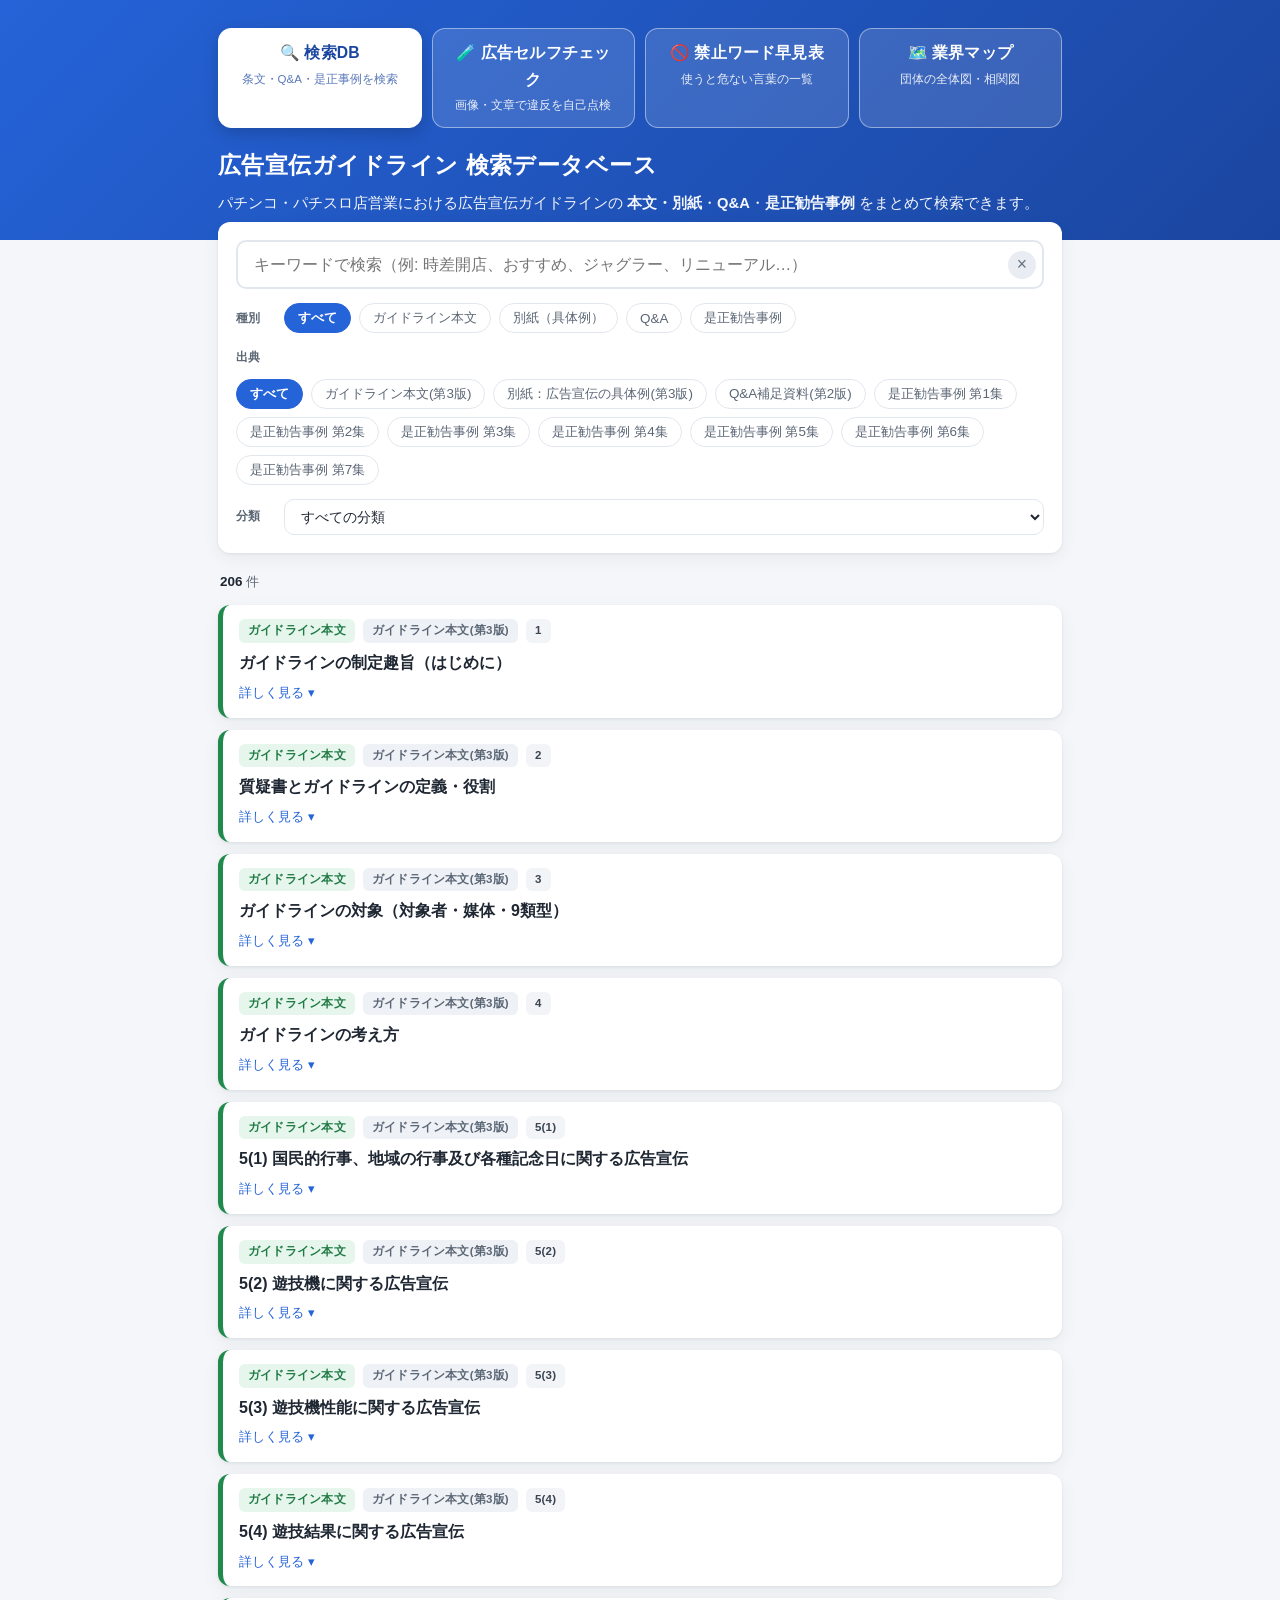
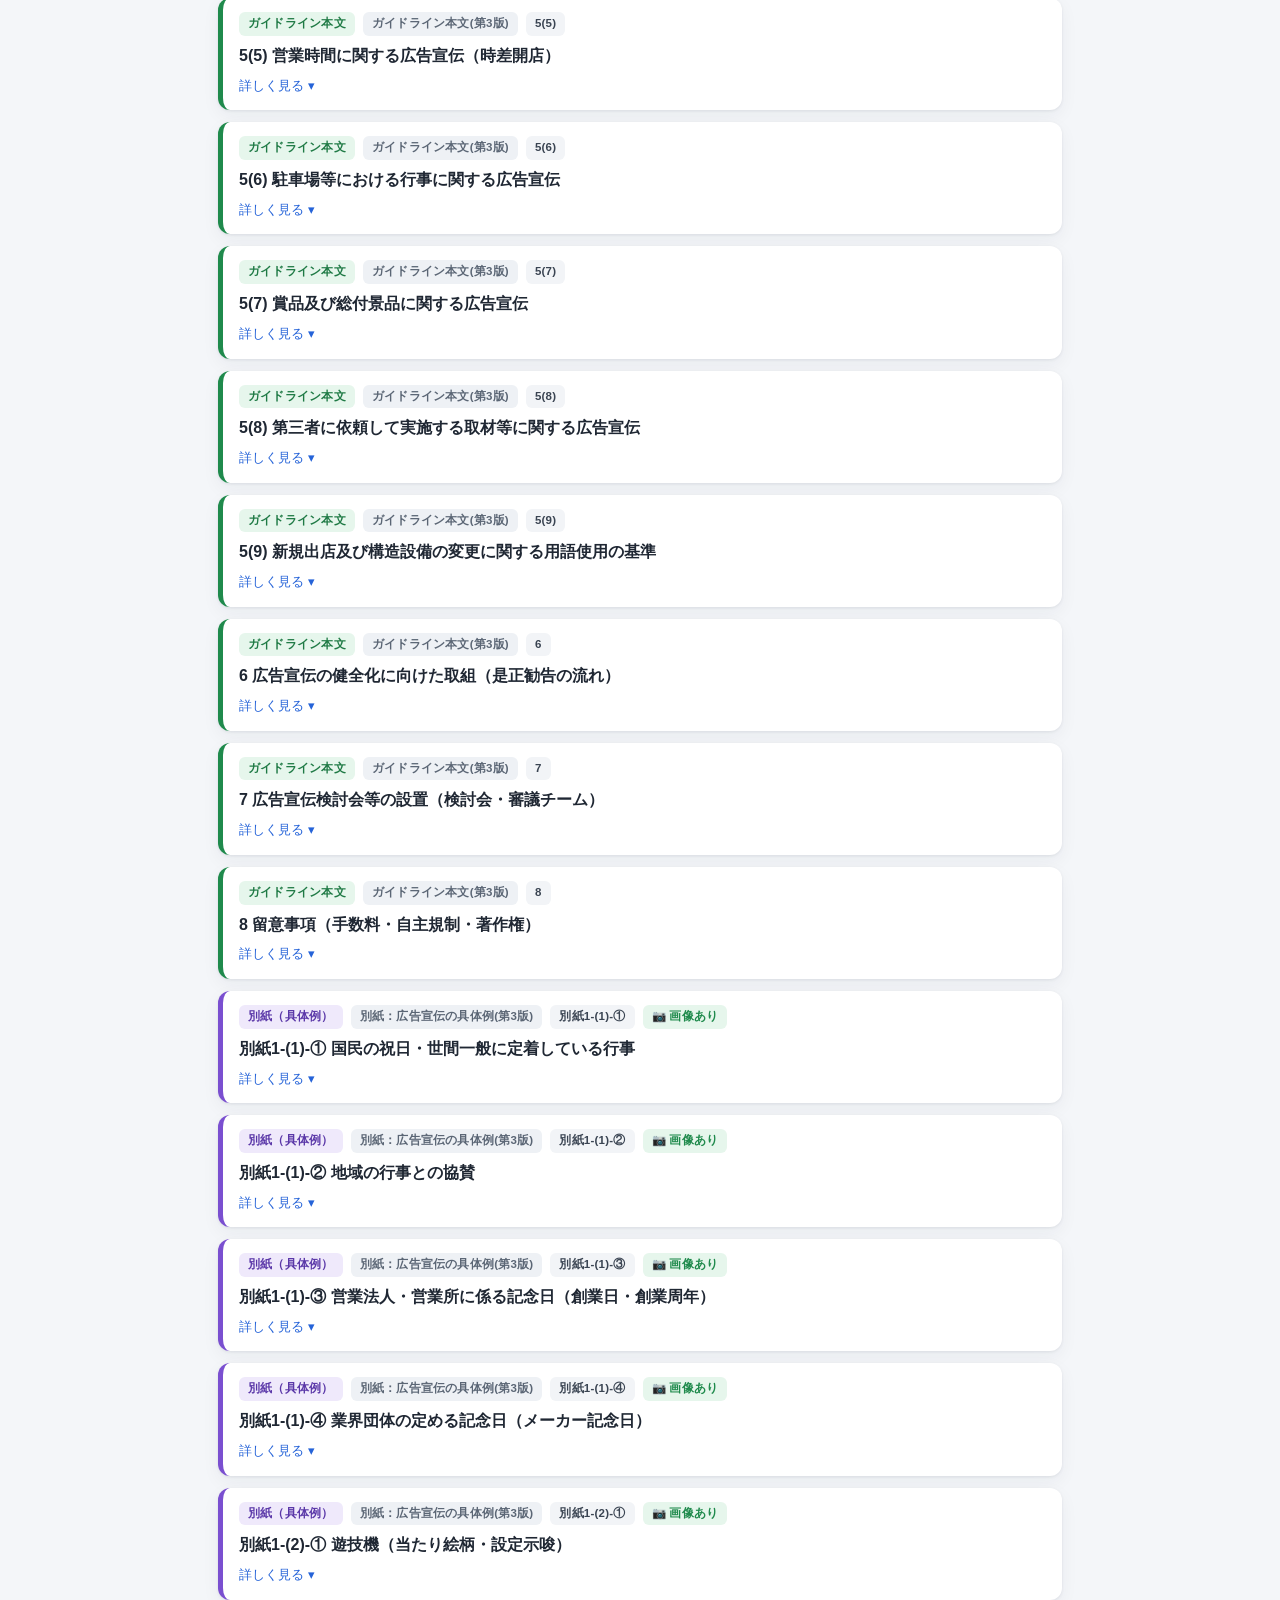
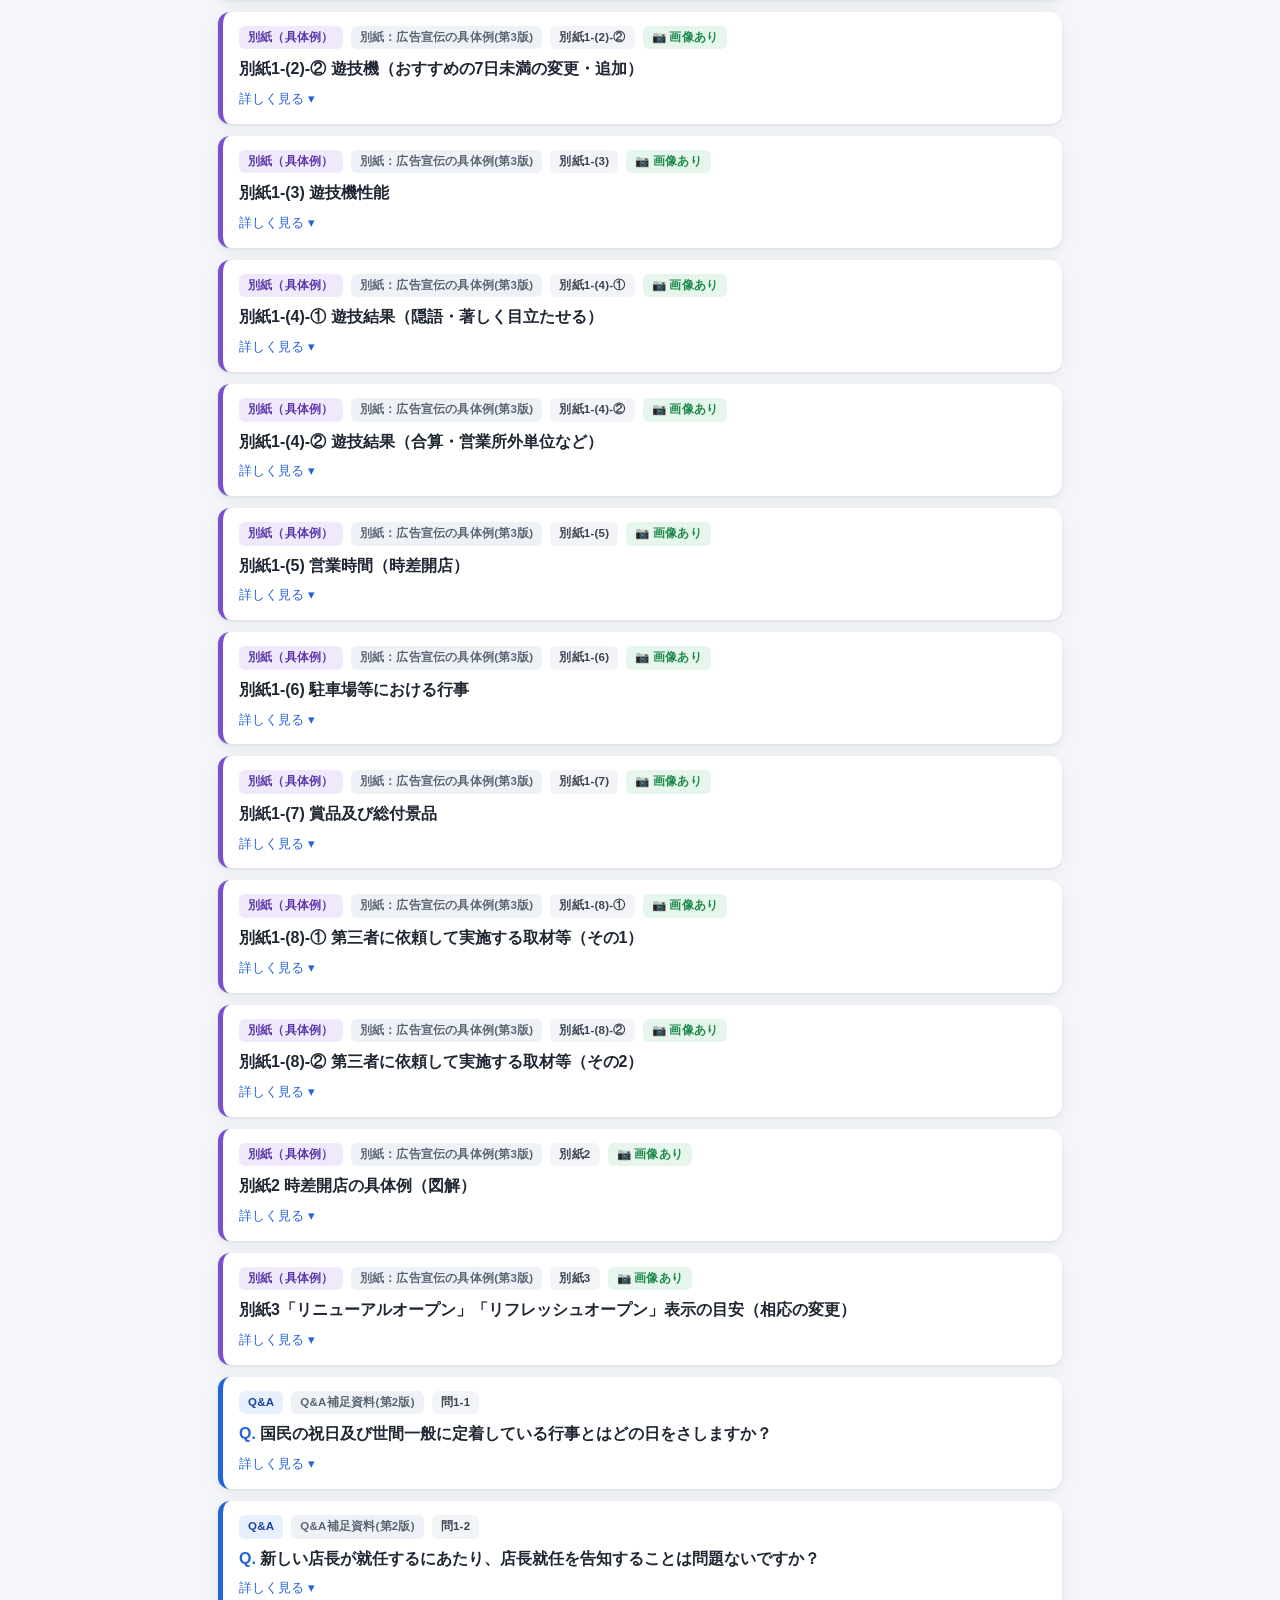
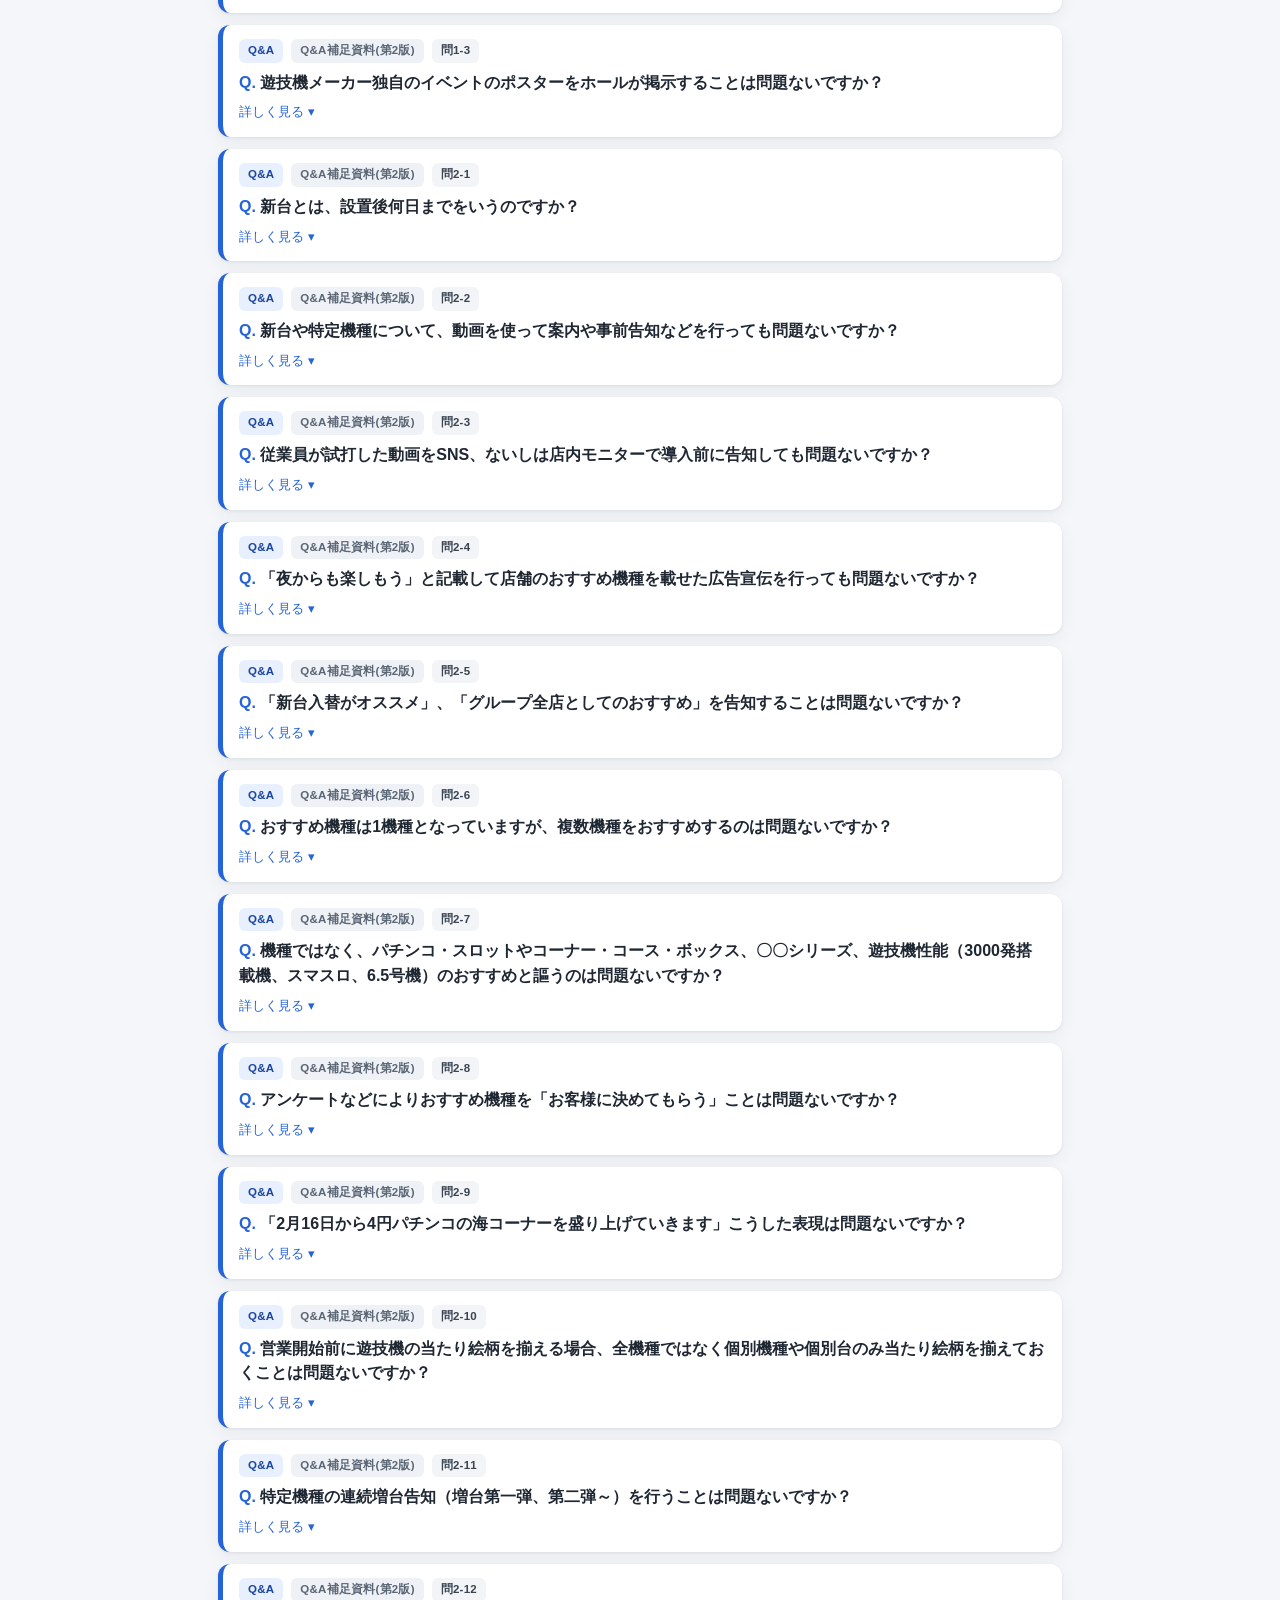
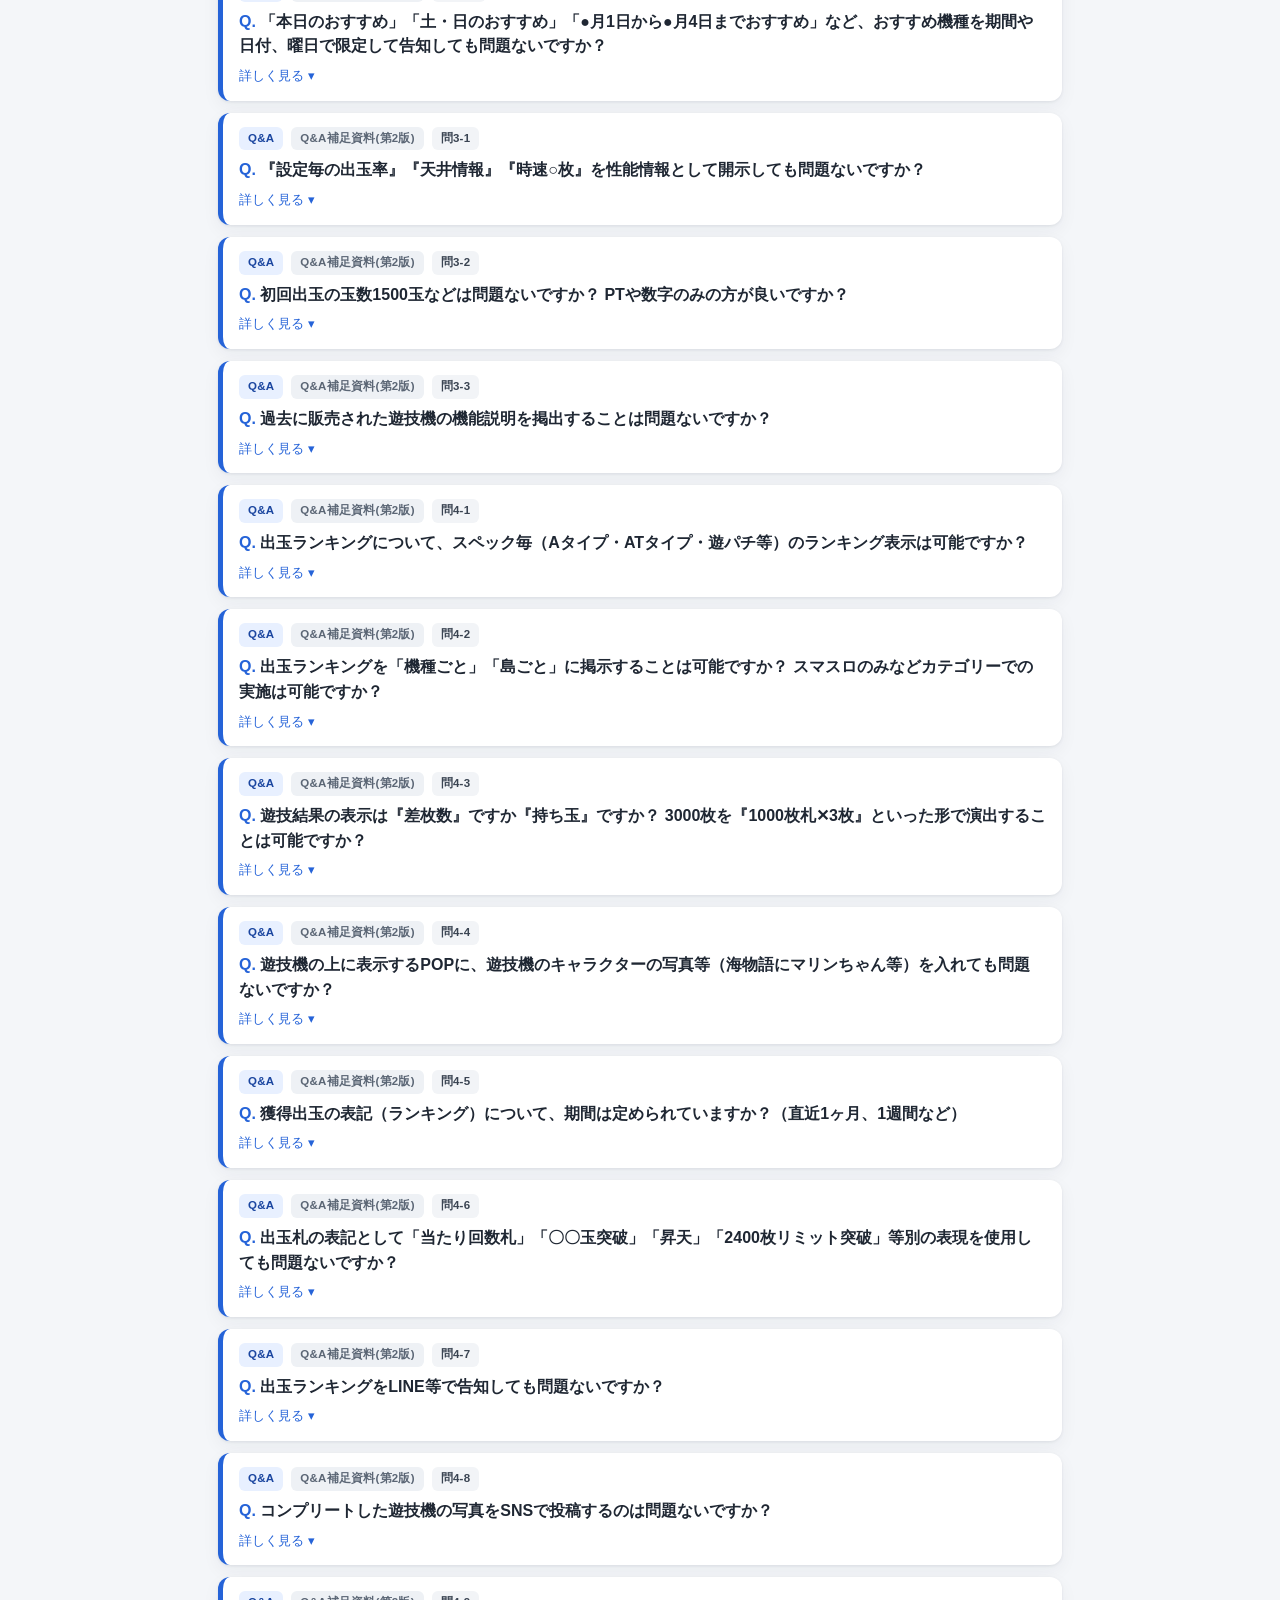
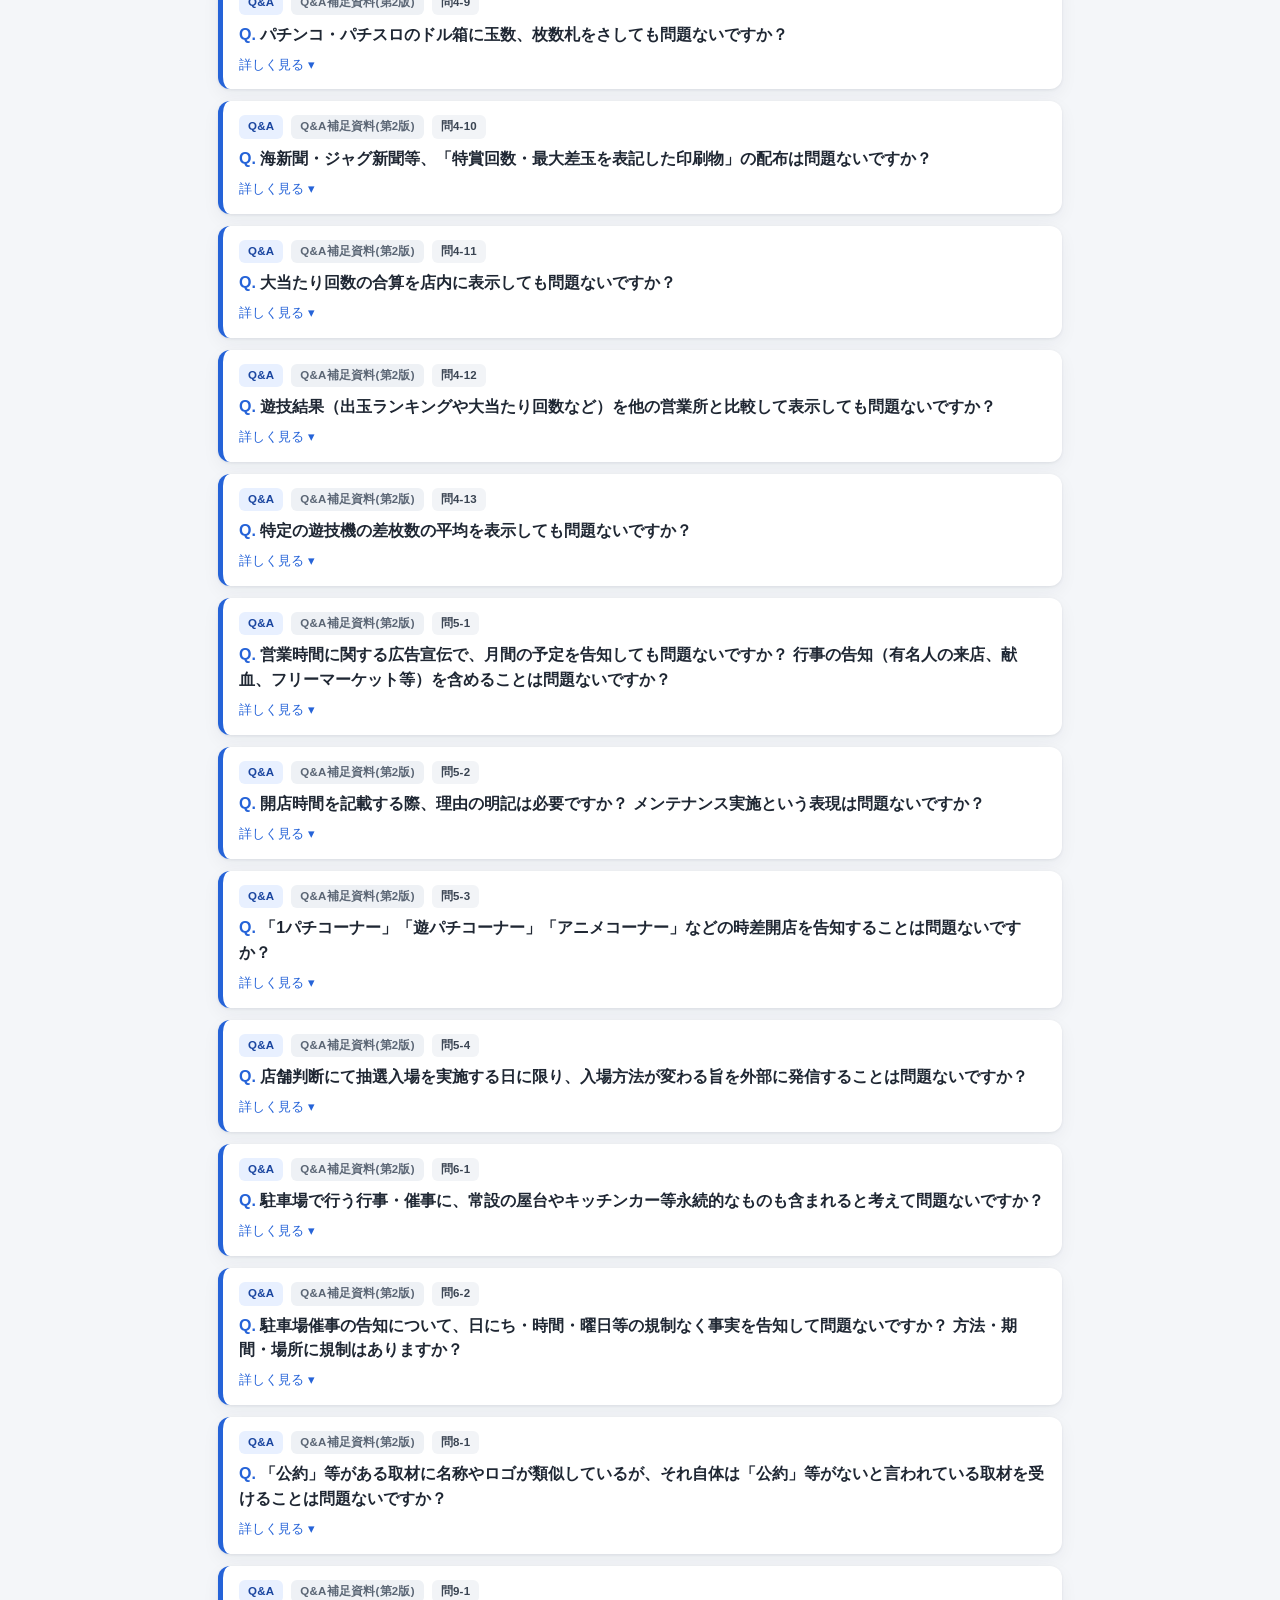
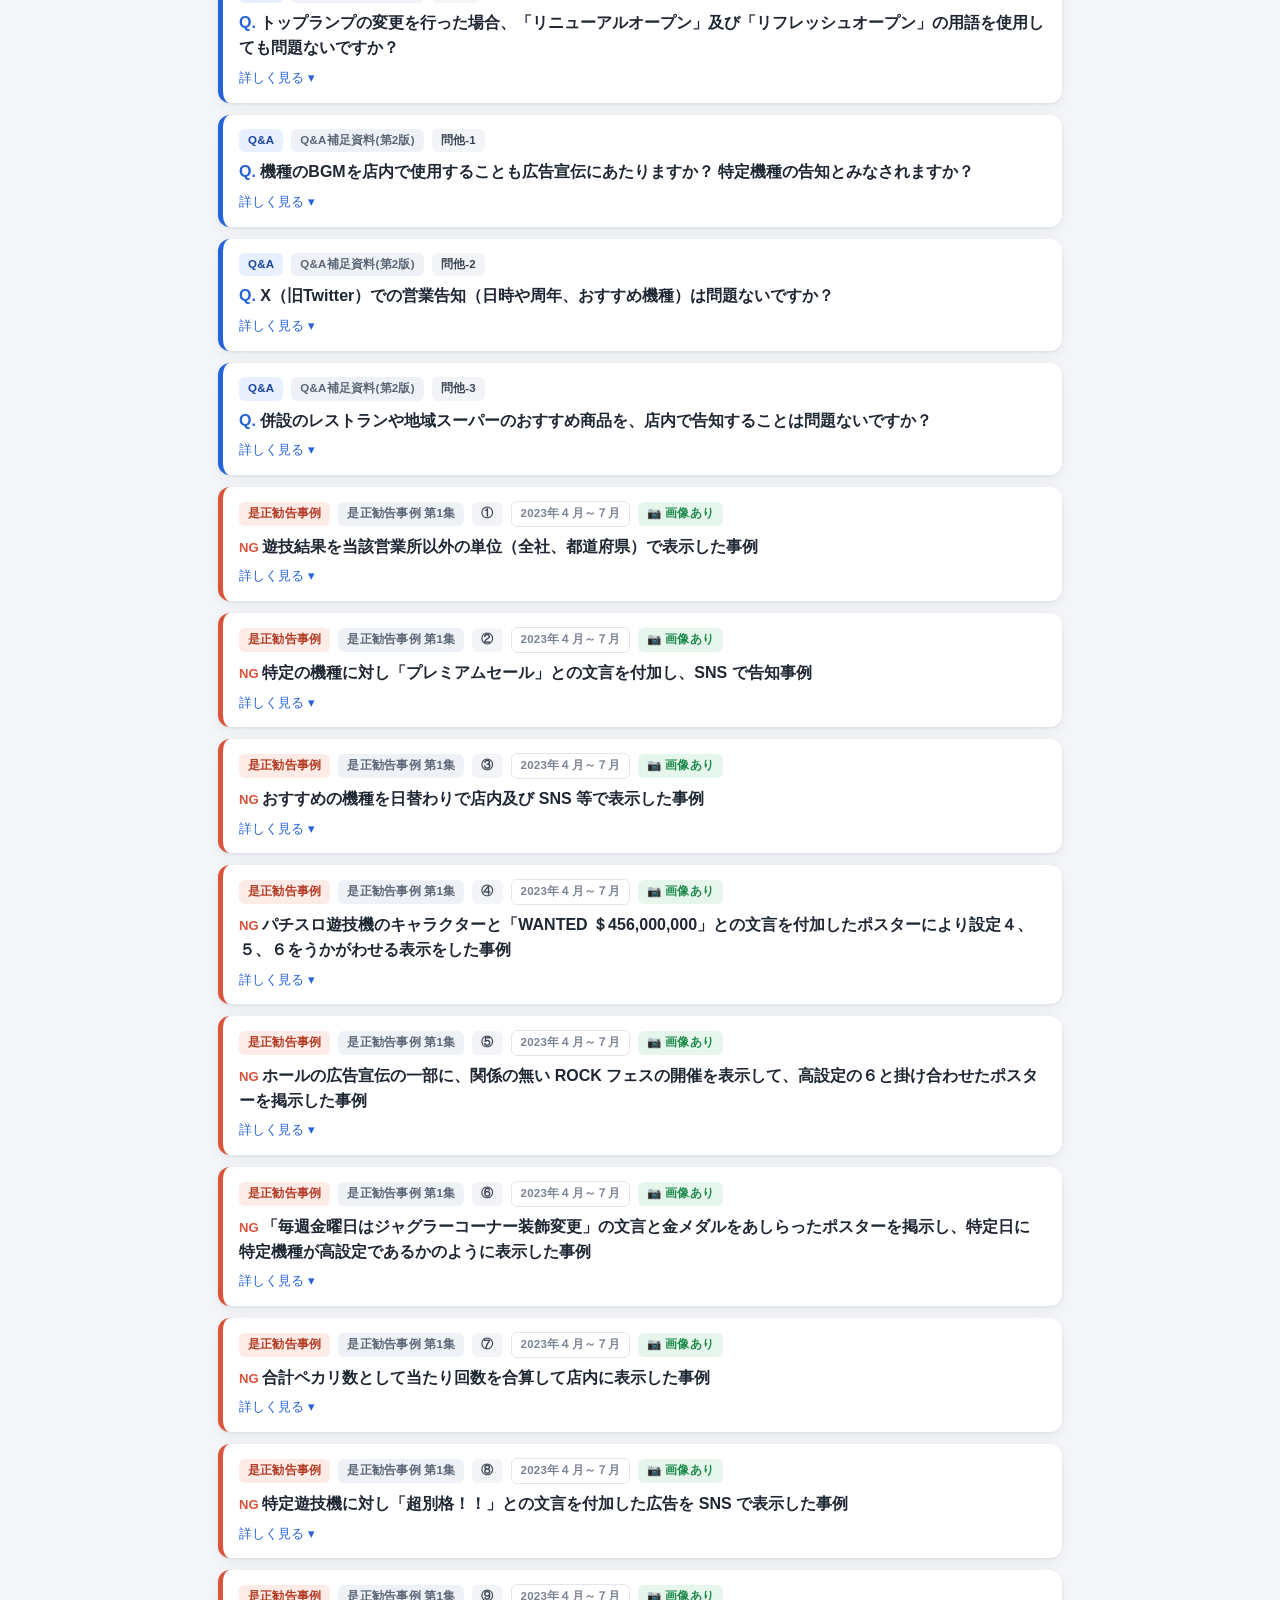
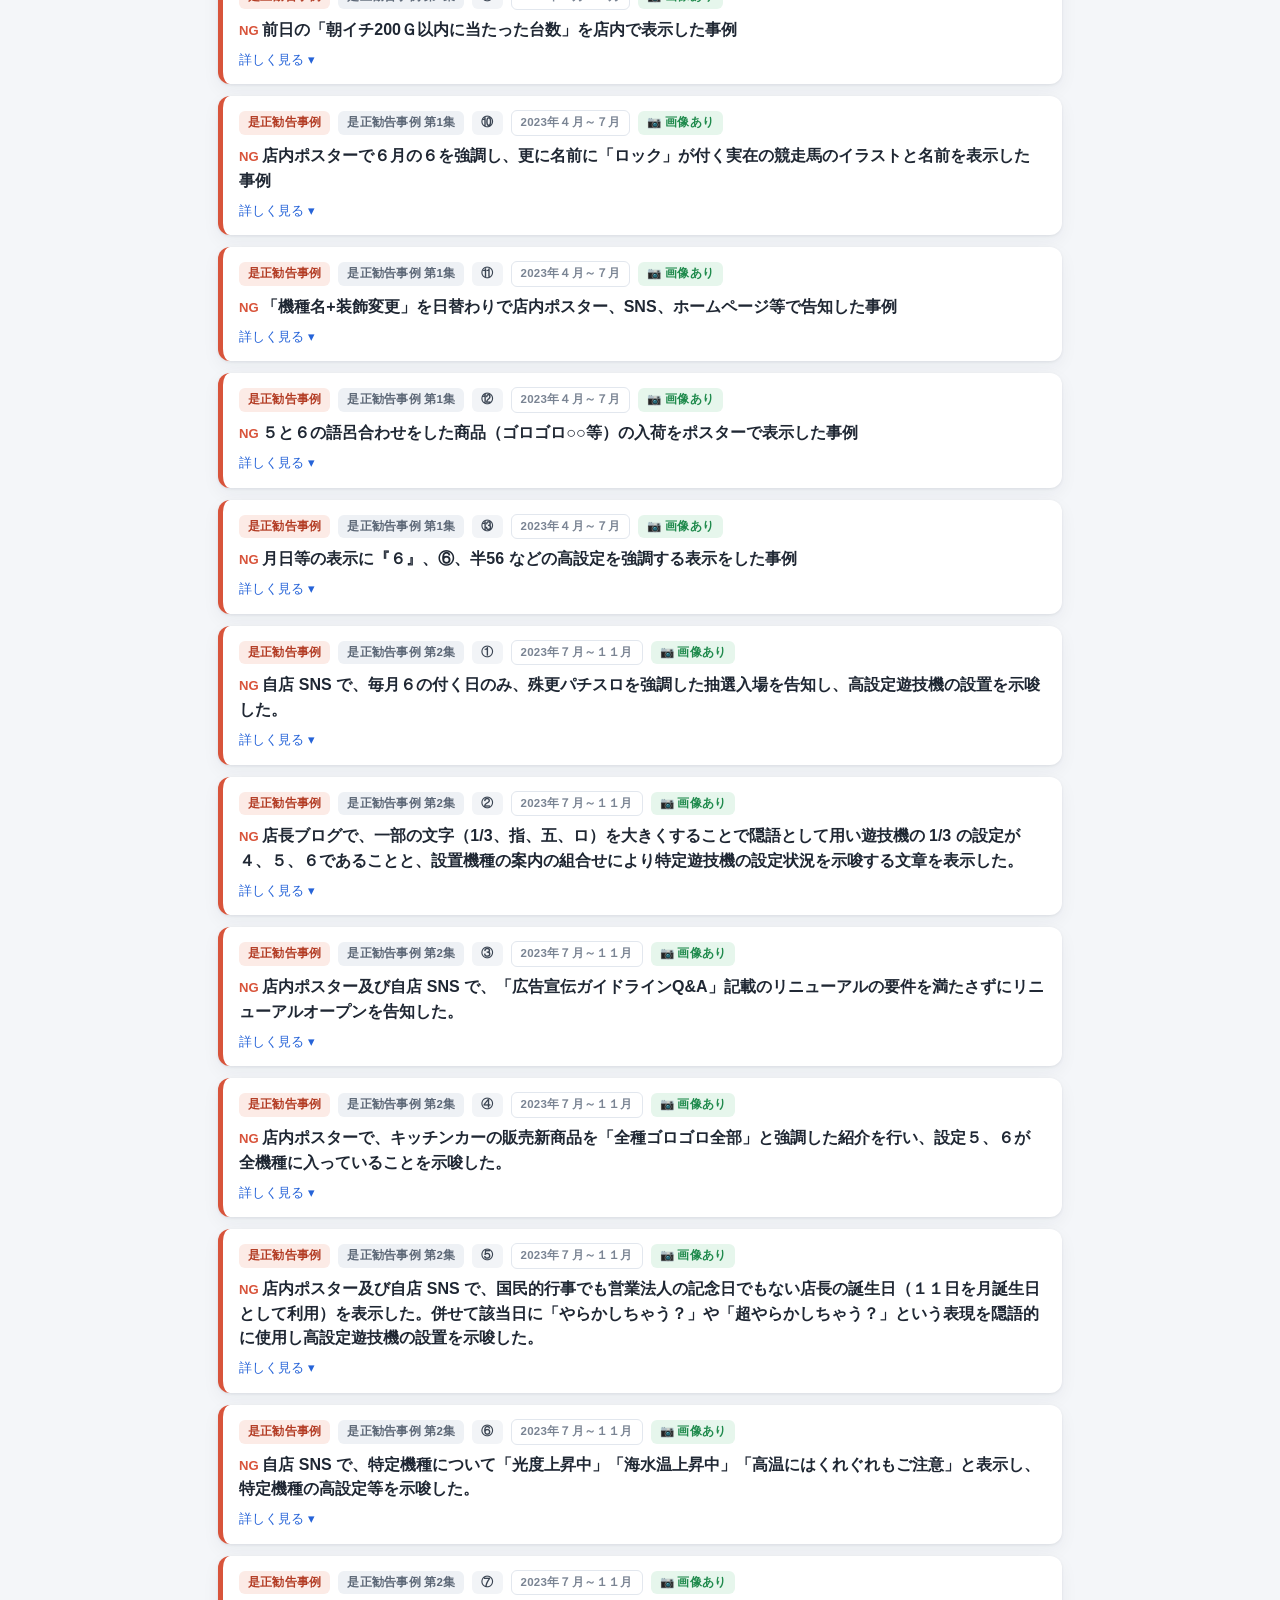
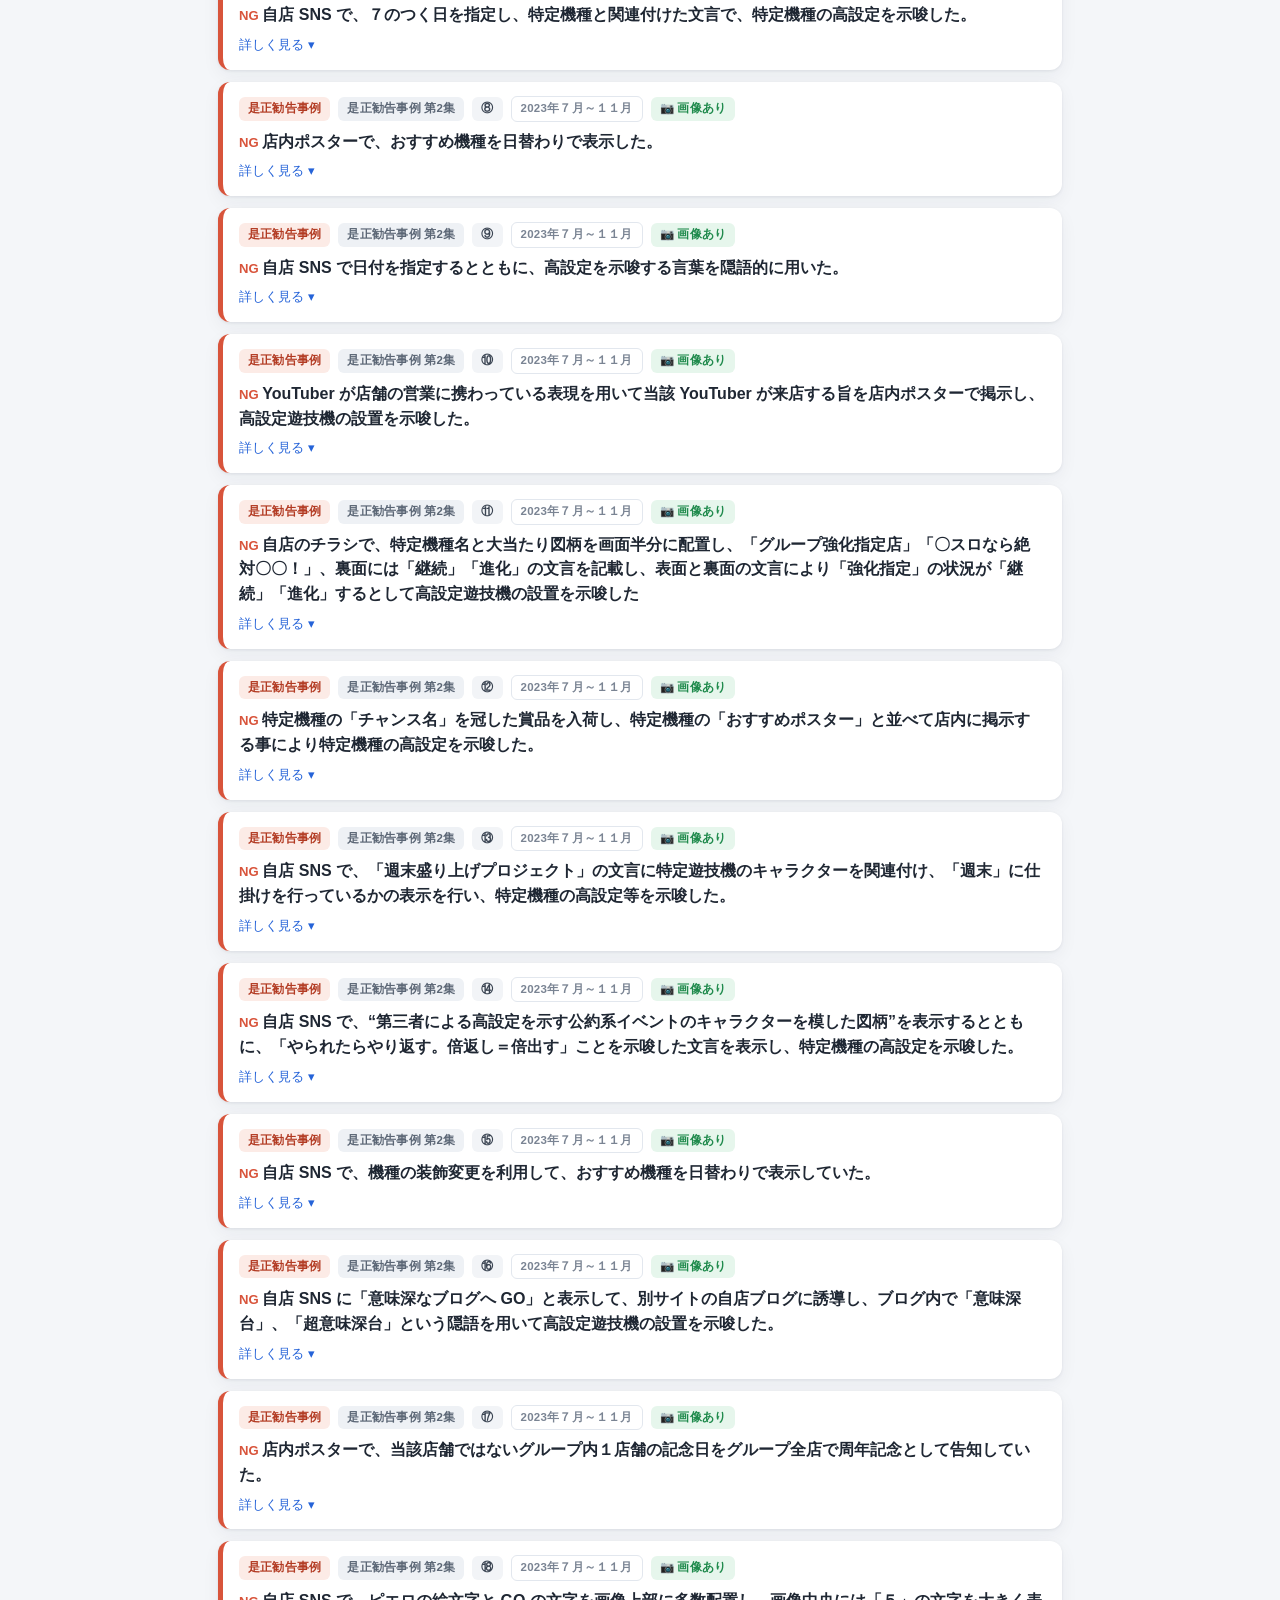
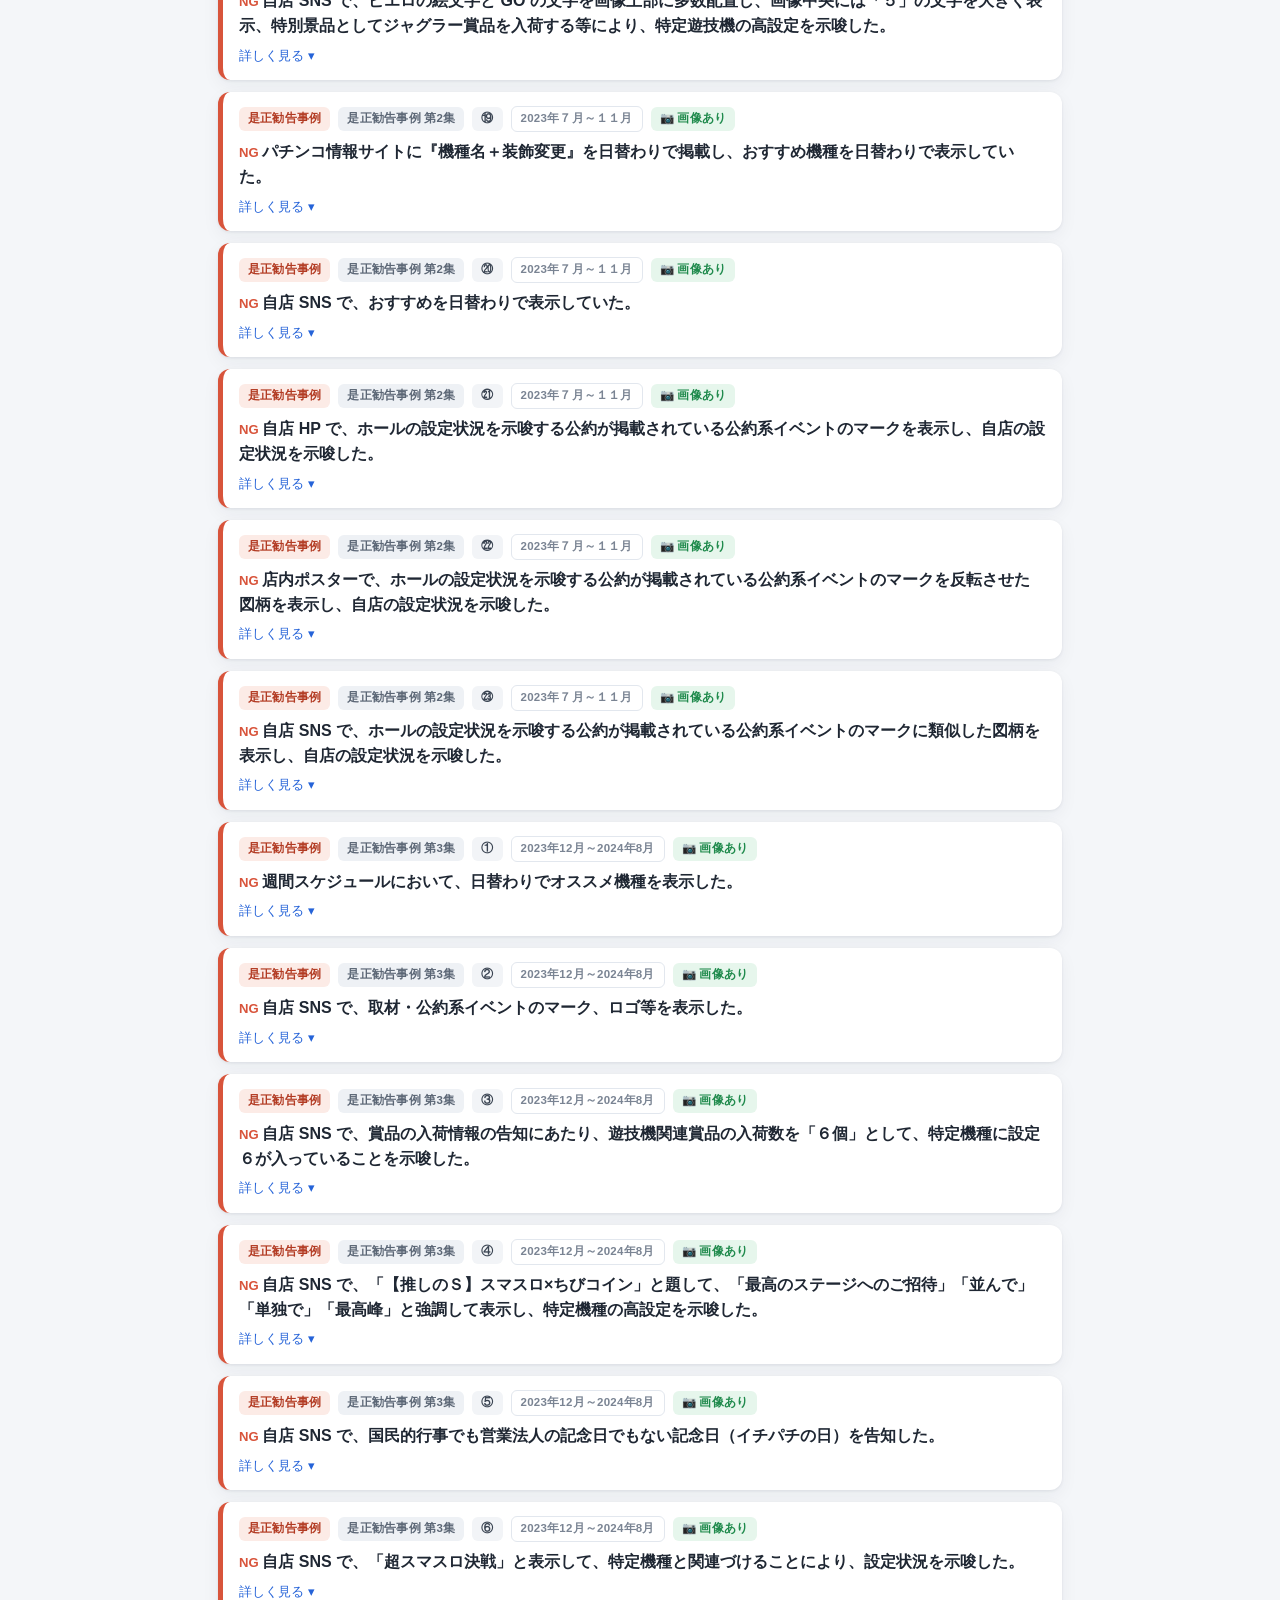
<file: index.html>
<!DOCTYPE html>
<html lang="ja">
<head>
  <meta charset="UTF-8">
  <meta name="viewport" content="width=device-width, initial-scale=1.0">
  <title>広告宣伝ガイドライン 検索データベース｜パチンコ・パチスロ</title>
  <meta name="description" content="パチンコ・パチスロ店営業における広告宣伝ガイドラインのQ&Aと、是正勧告を行った事例を横断検索できるデータベース。">
  <!-- 検索エンジンに載せない（URLを知っている人だけがアクセスできる状態にする） -->
  <meta name="robots" content="noindex, nofollow">
  <link rel="stylesheet" href="assets/style.css">
</head>
<body>
  <header class="site-header">
    <div class="wrap">
      <nav class="topnav">
        <a href="index.html" class="active"><span class="nav-t">🔍 検索DB</span><span class="nav-d">条文・Q&A・是正事例を検索</span></a>
        <a href="check.html"><span class="nav-t">🧪 広告セルフチェック</span><span class="nav-d">画像・文章で違反を自己点検</span></a>
        <a href="ng-words.html"><span class="nav-t">🚫 禁止ワード早見表</span><span class="nav-d">使うと危ない言葉の一覧</span></a>
        <a href="gyokai.html"><span class="nav-t">🗺️ 業界マップ</span><span class="nav-d">団体の全体図・相関図</span></a>
      </nav>
      <h1>広告宣伝ガイドライン 検索データベース</h1>
      <p class="lead">パチンコ・パチスロ店営業における広告宣伝ガイドラインの <strong>本文・別紙</strong>・<strong>Q&A</strong>・<strong>是正勧告事例</strong> をまとめて検索できます。</p>
    </div>
  </header>

  <main class="wrap">
    <!-- 検索バー -->
    <section class="search-area">
      <div class="search-box">
        <input type="search" id="q" placeholder="キーワードで検索（例: 時差開店、おすすめ、ジャグラー、リニューアル…）" autocomplete="off">
        <button id="clear" type="button" aria-label="クリア">×</button>
      </div>

      <!-- 種別フィルタ -->
      <div class="filter-row">
        <span class="filter-label">種別</span>
        <div class="chips" id="typeChips">
          <button class="chip is-active" data-type="all">すべて</button>
          <button class="chip" data-type="guideline">ガイドライン本文</button>
          <button class="chip" data-type="appendix">別紙（具体例）</button>
          <button class="chip" data-type="qa">Q&A</button>
          <button class="chip" data-type="case">是正勧告事例</button>
        </div>
      </div>

      <!-- 出典フィルタ -->
      <div class="filter-row">
        <span class="filter-label">出典</span>
        <div class="chips" id="sourceChips"></div>
      </div>

      <!-- カテゴリフィルタ -->
      <div class="filter-row">
        <span class="filter-label">分類</span>
        <select id="categorySelect">
          <option value="all">すべての分類</option>
        </select>
      </div>
    </section>

    <p class="result-count" id="count"></p>

    <section id="results" class="results"></section>

    <p class="empty" id="empty" hidden>該当する項目が見つかりませんでした。キーワードやフィルタを変えてお試しください。</p>
  </main>

  <footer class="site-footer">
    <div class="wrap">
      <p>出典：ホール関係4団体（全日遊連／日遊協／MIRAIぱちんこ産業連盟／余暇進）公表資料</p>
      <p class="note">本サイトは上記公表資料を検索用に整理したものです。正式な判断は必ず原典（PDF）をご確認ください。原典は <code>元データ/</code> フォルダに保存されています。</p>
    </div>
  </footer>

  <!-- データ（ファイルを追加するだけで増やせます） -->
  <script src="data/guideline.js"></script>
  <script src="data/appendix.js"></script>
  <script src="data/qa.js"></script>
  <script src="data/cases_01.js"></script>
  <script src="data/cases_02.js"></script>
  <script src="data/cases_03.js"></script>
  <script src="data/cases_04.js"></script>
  <script src="data/cases_05.js"></script>
  <script src="data/cases_06.js"></script>
  <script src="data/cases_07.js"></script>
  <!-- 事例の画像マッピング（元PDFから自動生成） -->
  <script src="data/images.js"></script>
  <!-- アプリ本体 -->
  <script src="assets/app.js"></script>
</body>
</html>
</file>
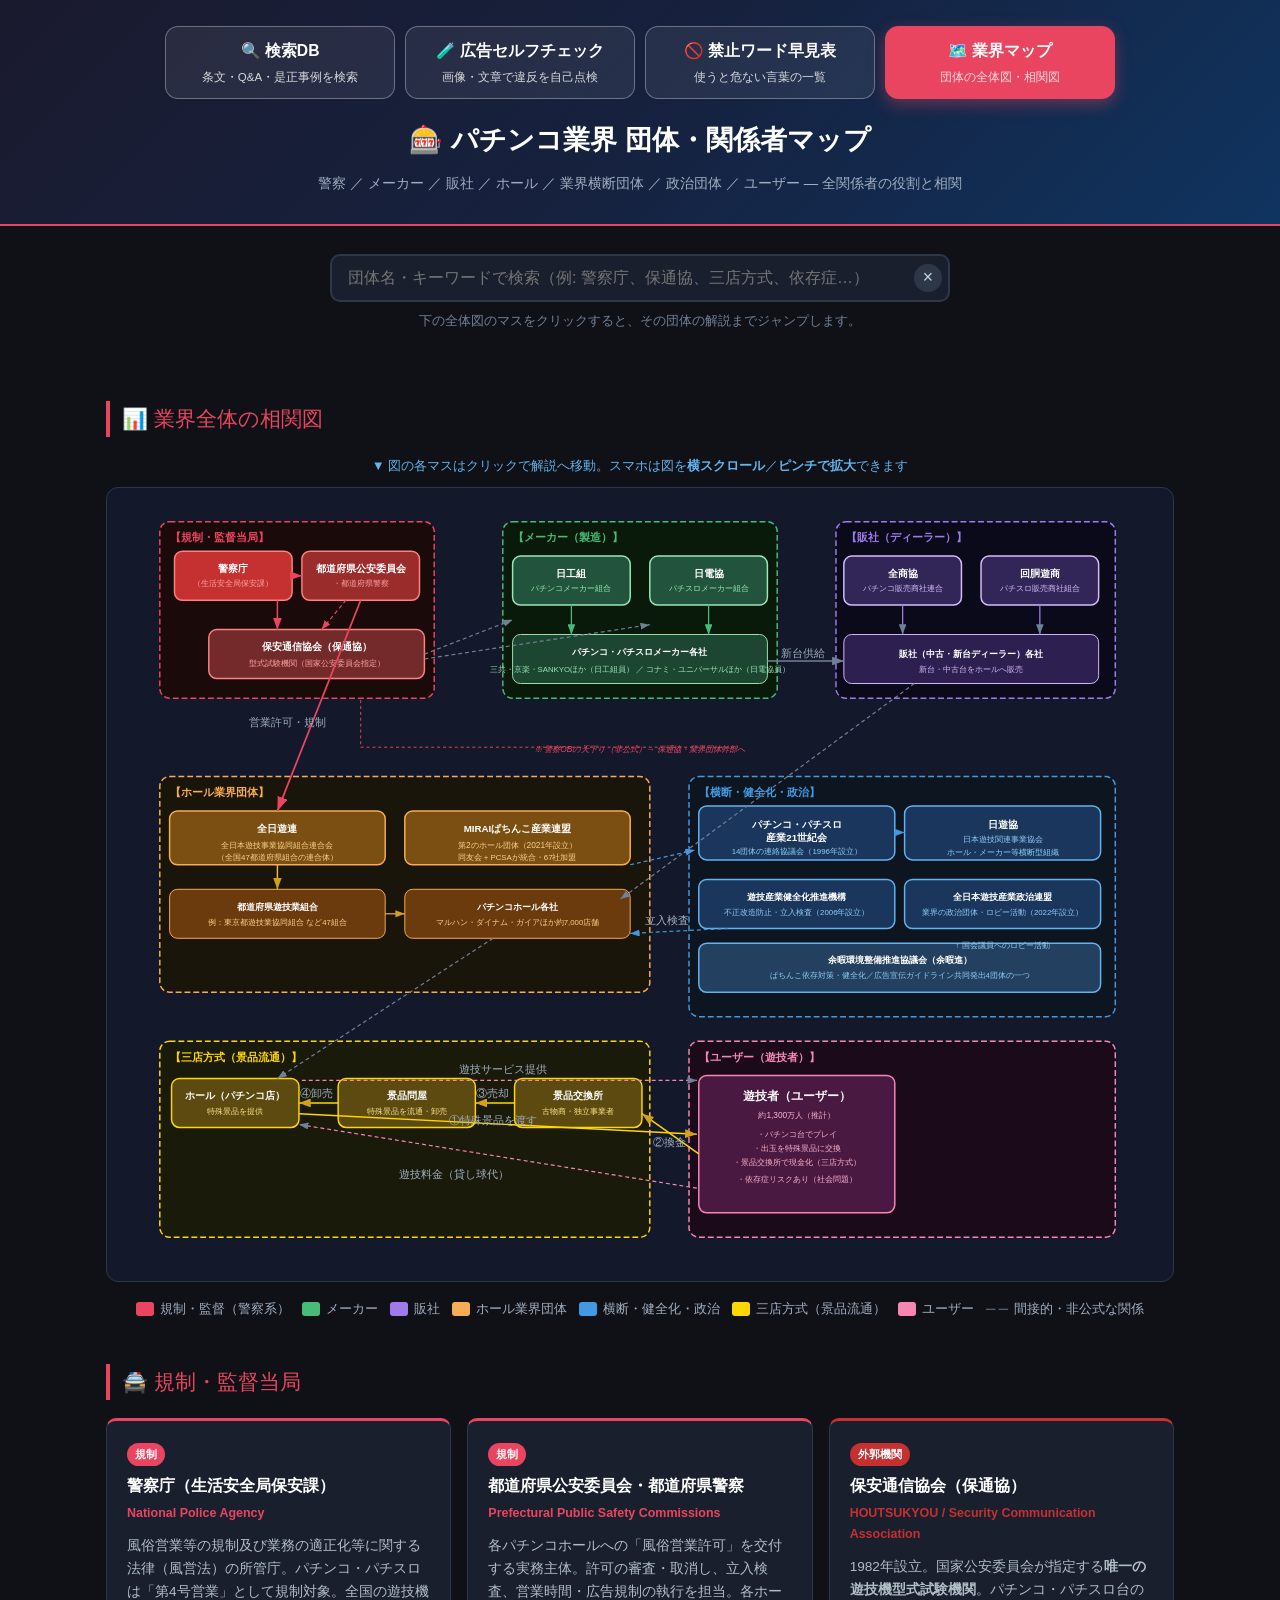
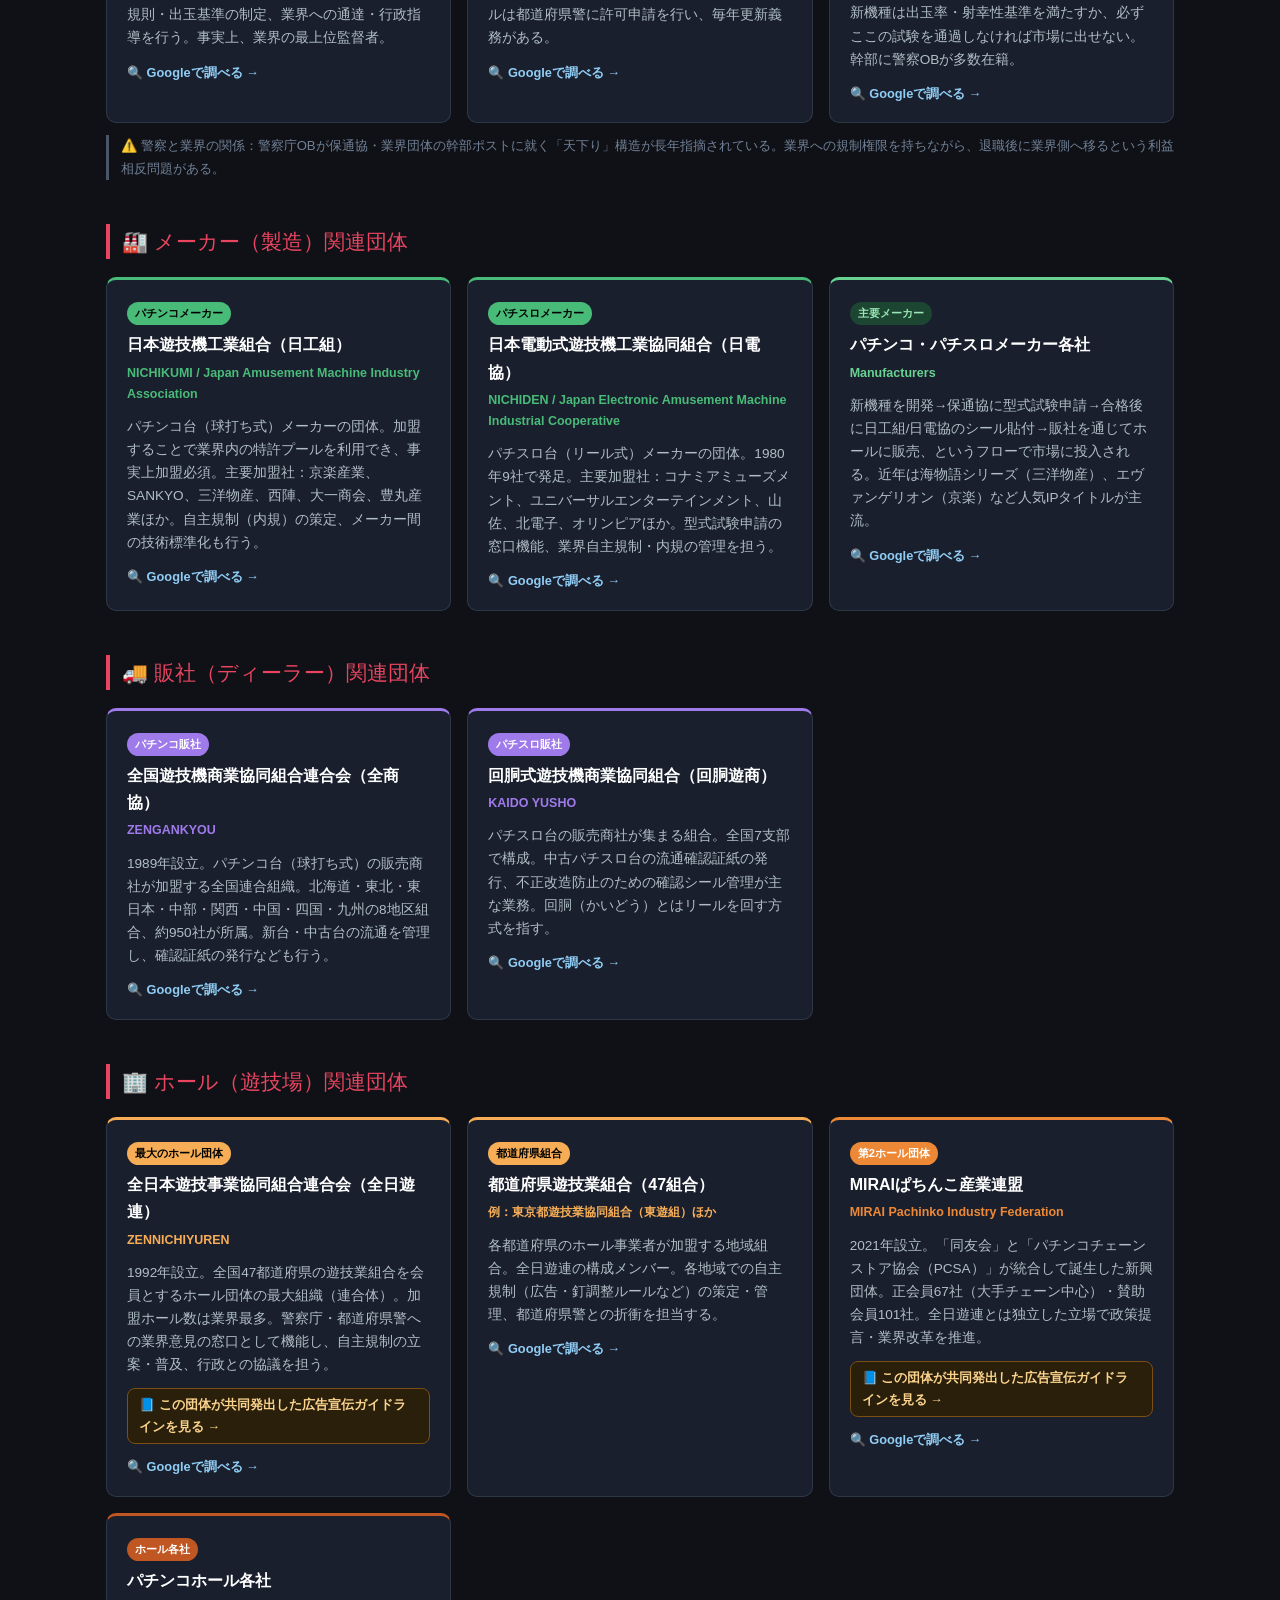
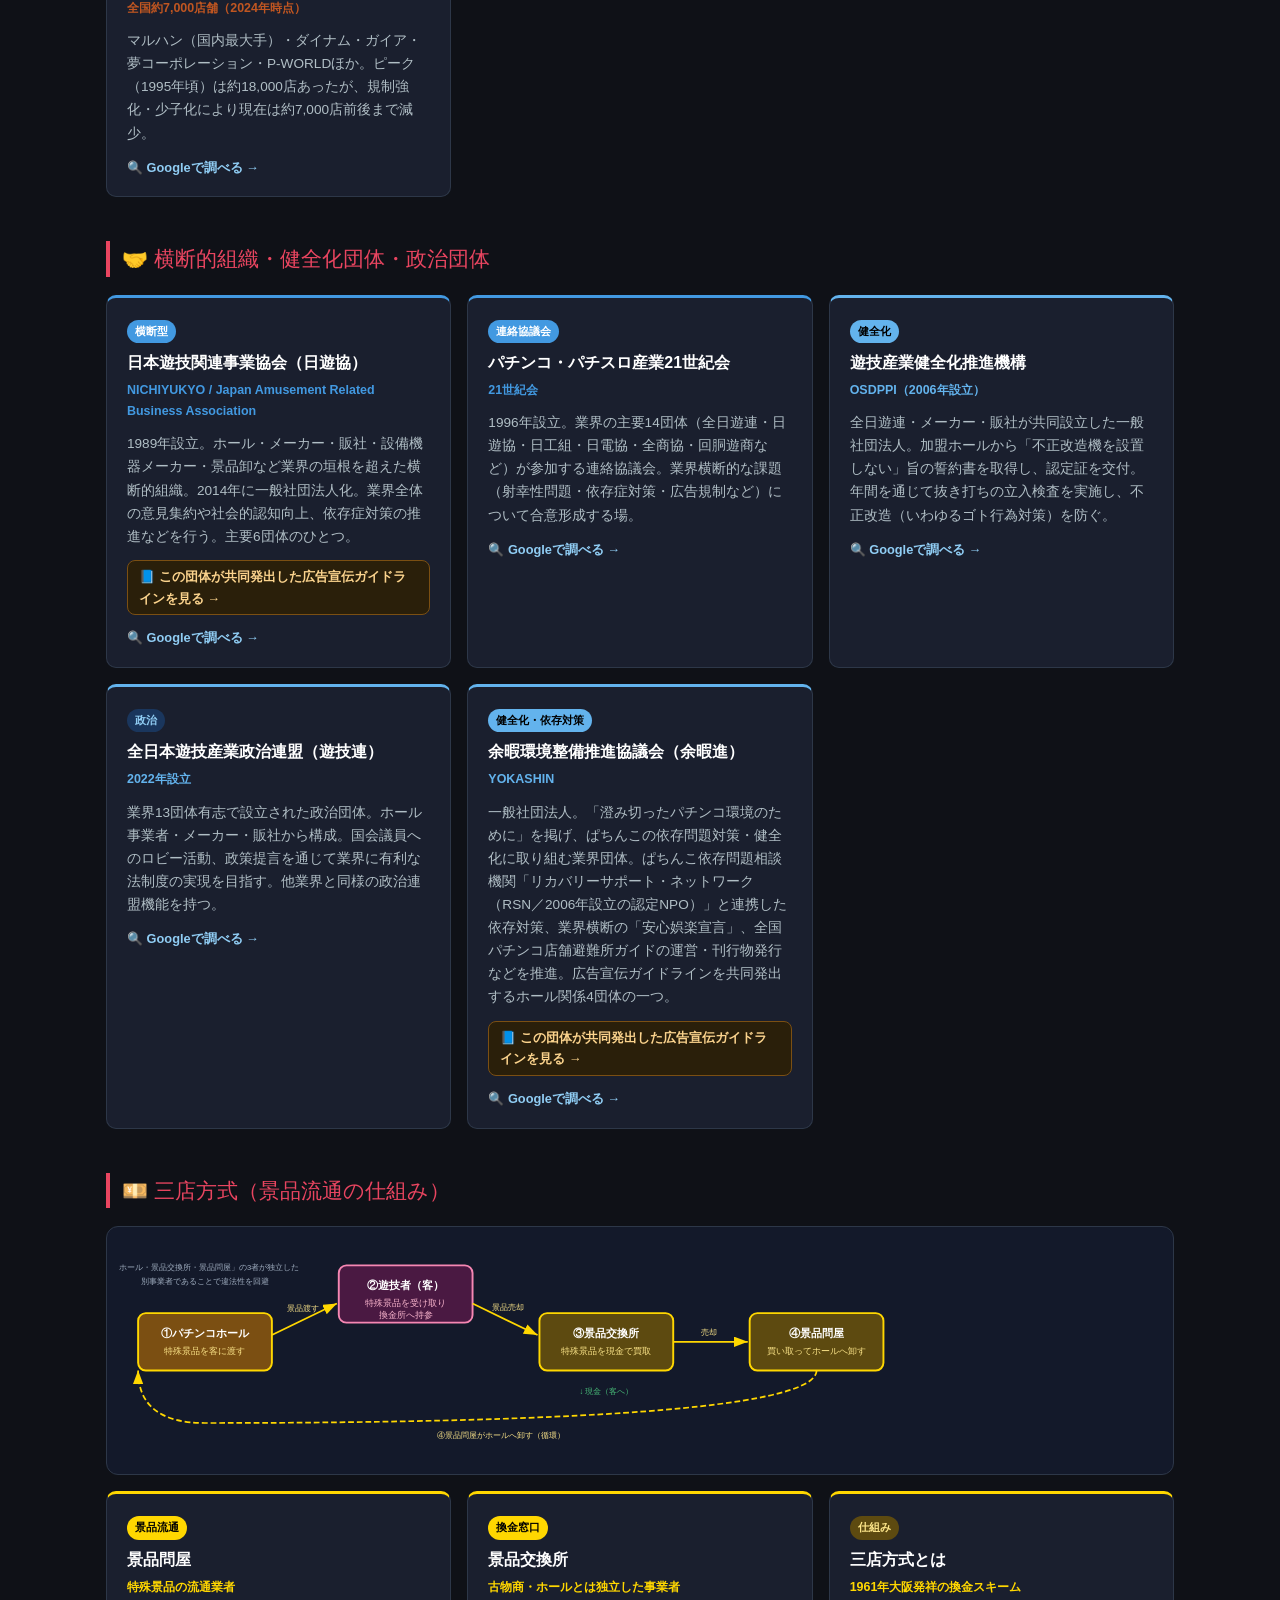
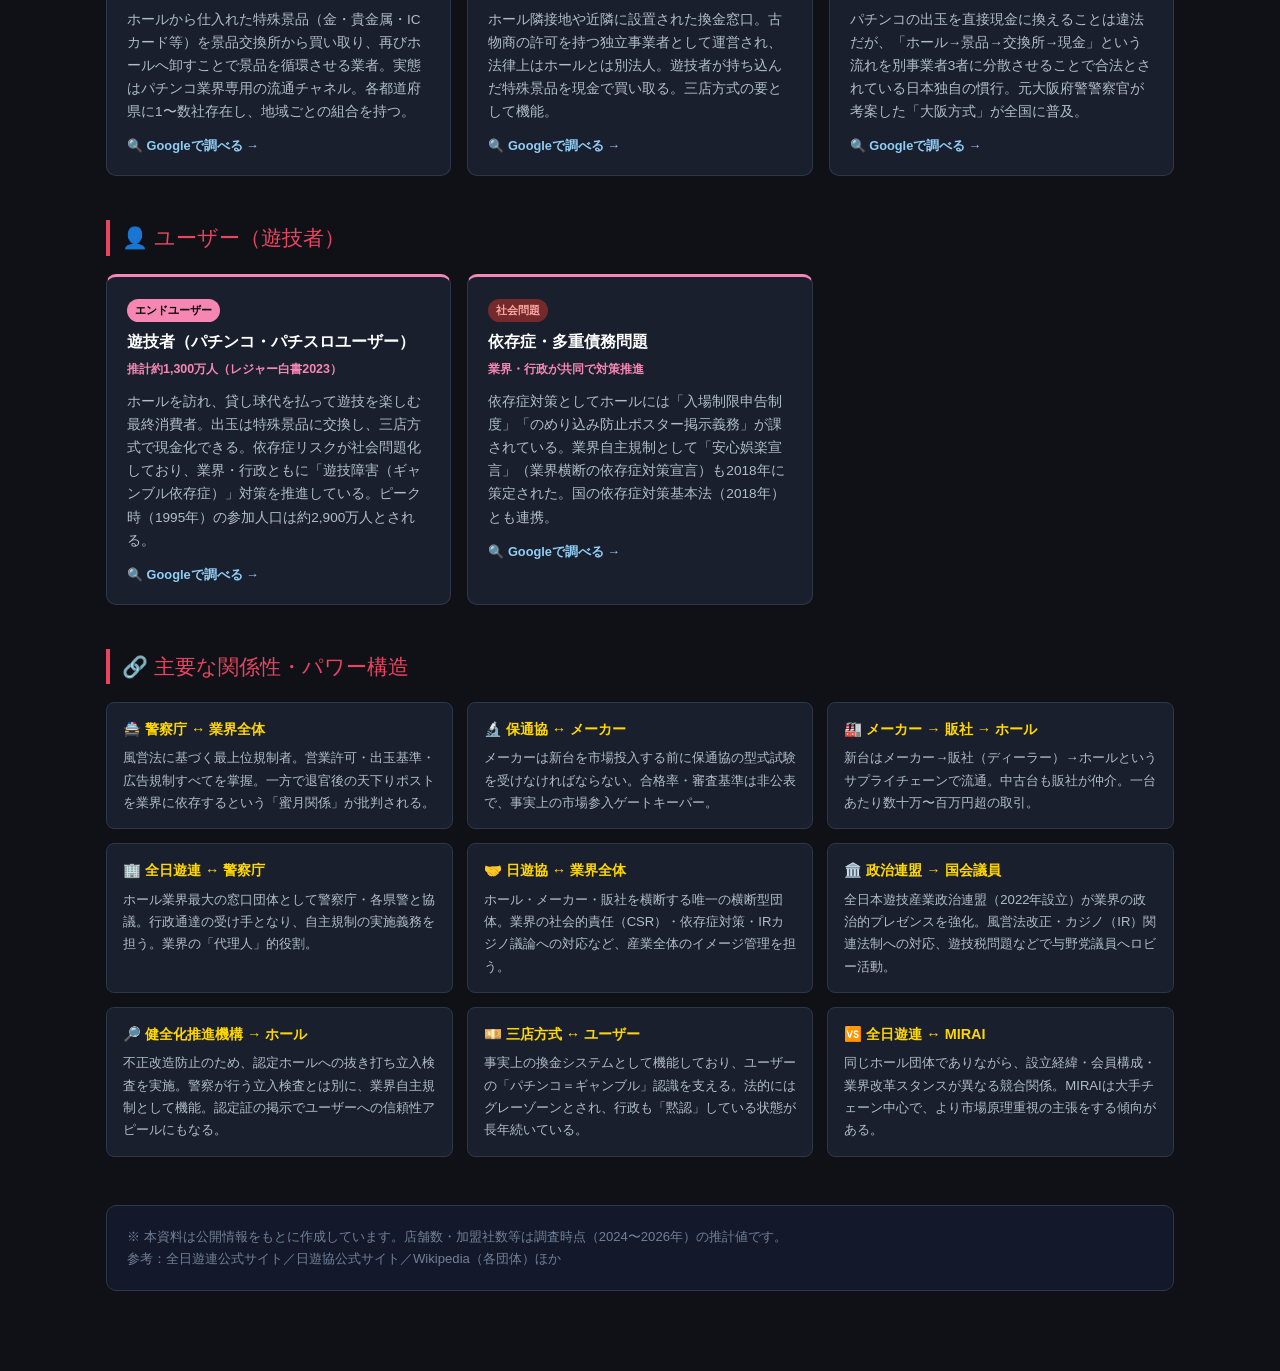
<file: gyokai.html>
<!DOCTYPE html>
<html lang="ja">
<head>
<meta charset="UTF-8">
<meta name="viewport" content="width=device-width, initial-scale=1.0">
<title>パチンコ業界マップ｜団体・関係者の全体図と検索</title>
<meta name="description" content="パチンコ業界の規制当局・メーカー・販社・ホール団体・三店方式・ユーザーの全体相関図と、各団体を検索・深掘りできるページ。">
<meta name="robots" content="noindex, nofollow">
<style>
  * { box-sizing: border-box; margin: 0; padding: 0; }
  body {
    font-family: "Hiragino Sans", "Yu Gothic", "Meiryo", sans-serif;
    background: #0f1117; color: #e0e0e0; line-height: 1.7;
  }

  /* ── ヘッダー＆ナビ ── */
  header {
    background: linear-gradient(135deg, #1a1a2e 0%, #16213e 50%, #0f3460 100%);
    padding: 26px 24px 28px; text-align: center; border-bottom: 2px solid #e94560;
  }
  .topnav { display:flex; gap:10px; justify-content:center; flex-wrap:wrap; margin-bottom:18px; }
  .topnav a {
    display:flex; flex-direction:column; align-items:center; gap:3px;
    min-width:160px; flex:1 1 160px; max-width:230px; text-align:center;
    color:#fff; text-decoration:none; padding:11px 16px; border-radius:13px;
    background:rgba(255,255,255,.07); border:1.5px solid rgba(255,255,255,.32);
    transition:transform .14s, background .14s, box-shadow .14s;
  }
  .topnav a:hover { background:rgba(233,69,96,.22); border-color:#e94560; transform:translateY(-2px); box-shadow:0 6px 18px rgba(0,0,0,.35); }
  .topnav a.active { background:#e94560; border-color:#e94560; color:#fff; box-shadow:0 5px 16px rgba(233,69,96,.4); }
  .topnav .nav-t { font-weight:800; font-size:.98rem; }
  .topnav .nav-d { font-size:.72rem; opacity:.82; font-weight:500; }
  @media(max-width:560px){
    .topnav a{ min-width:0; flex:1 1 46%; padding:9px 8px; }
    .topnav .nav-t{ font-size:.88rem; }
    .topnav .nav-d{ font-size:.66rem; }
    .search-box input{ font-size:16px; }   /* iOSフォーカス時の自動ズーム防止 */
    .glink{ padding:6px 0; }
    .cards, .relation-grid{ grid-template-columns:1fr; }  /* スマホは1列（はみ出し防止） */
  }
  header h1 { font-size: 1.7rem; color: #fff; margin-bottom: 8px; }
  header p  { color: #a0aec0; font-size: 0.9rem; }

  .container { max-width: 1100px; margin: 0 auto; padding: 28px 16px 80px; }

  /* ── 検索 ── */
  .search-area { margin-bottom: 8px; }
  .search-box { position: relative; display:flex; align-items:center; max-width: 620px; margin: 0 auto; }
  .search-box input {
    width:100%; font-size:1rem; padding:13px 42px 13px 16px;
    border:2px solid #2d3748; border-radius:10px; background:#1a1f2e; color:#e0e0e0; outline:none;
  }
  .search-box input:focus { border-color:#e94560; }
  #clear {
    position:absolute; right:8px; border:none; background:#2d3748; color:#cbd5e0;
    width:28px; height:28px; border-radius:50%; font-size:1.1rem; cursor:pointer;
  }
  .search-hint { text-align:center; color:#718096; font-size:.8rem; margin-top:8px; }
  .count { text-align:center; color:#a0aec0; font-size:.82rem; margin:10px 0 0; min-height:1.2em; }

  .section-title {
    font-size: 1.3rem; color: #e94560; border-left: 4px solid #e94560;
    padding-left: 12px; margin: 44px 0 18px;
  }

  /* ── 相関図 (SVG) ── */
  .diagram-wrap {
    background: #13192a; border: 1px solid #2d3748; border-radius: 12px;
    padding: 24px 12px; overflow-x: auto; -webkit-overflow-scrolling: touch; margin-bottom: 16px;
  }
  .diagram-wrap svg { display: block; margin: 0 auto; }
  .diagram-wrap svg text { pointer-events: none; }      /* クリックは下のノードへ通す */
  .diagram-wrap svg .node { cursor: pointer; }
  .diagram-wrap svg .node:hover { filter: brightness(1.25); }
  .diagram-tip { text-align:center; color:#63b3ed; font-size:.82rem; margin: 4px 0 10px; }

  .legend { display: flex; flex-wrap: wrap; gap: 12px; margin-top: 16px; justify-content: center; }
  .legend-item { display: flex; align-items: center; gap: 6px; font-size: 0.82rem; color: #a0aec0; }
  .legend-box { width: 18px; height: 14px; border-radius: 3px; flex-shrink: 0; }

  /* ── カード一覧 ── */
  .cards { display: grid; grid-template-columns: repeat(auto-fill, minmax(300px, 1fr)); gap: 16px; }
  .card {
    background: #1a1f2e; border: 1px solid #2d3748; border-radius: 10px;
    padding: 18px 20px; border-top: 3px solid var(--accent, #4299e1);
    scroll-margin-top: 90px; transition: box-shadow .2s, border-color .2s;
  }
  .card h3 { font-size: 1rem; color: #fff; margin-bottom: 4px; }
  .card .abbr { font-size: 0.78rem; color: var(--accent, #4299e1); font-weight: bold; margin-bottom: 10px; }
  .card p { font-size: 0.85rem; color: #b0bec5; }
  .card.flash { box-shadow: 0 0 0 3px #e94560, 0 0 24px rgba(233,69,96,.4); border-color:#e94560; }
  .xlink {
    display:inline-block; margin-top:12px; font-size:.8rem; font-weight:bold;
    color:#fbd38d; text-decoration:none; border:1px solid #7b4f12; background:#2a1f0a;
    padding:5px 11px; border-radius:8px;
  }
  .xlink:hover { background:#3a2a0c; }
  .glink {
    display:block; margin-top:12px; font-size:.8rem; font-weight:bold;
    color:#90cdf4; text-decoration:none;
  }
  .glink:hover { color:#bee3f8; text-decoration:underline; }
  .card:hover { border-color:#4a5568; }

  .tag { display:inline-block; padding:2px 8px; border-radius:20px; font-size:0.7rem; font-weight:bold; margin-bottom:6px; }

  .santen-wrap {
    background: #13192a; border: 1px solid #2d3748; border-radius: 12px;
    padding: 24px 12px; overflow-x: auto; -webkit-overflow-scrolling: touch; margin-bottom: 16px;
  }

  .relation-grid { display: grid; grid-template-columns: repeat(auto-fill, minmax(280px, 1fr)); gap: 14px; }
  .relation-item {
    background: #1a1f2e; border: 1px solid #2d3748; border-radius: 8px; padding: 14px 16px;
    scroll-margin-top: 90px;
  }
  .relation-item h4 { color: #ffd700; font-size: 0.9rem; margin-bottom: 6px; }
  .relation-item p  { font-size: 0.82rem; color: #b0bec5; }

  .arrow-label { font-size: 0.7rem; fill: #a0aec0; }
  .note { font-size: 0.82rem; color: #718096; margin-top: 12px; padding-left: 12px; border-left: 3px solid #4a5568; }
  .empty { text-align:center; color:#718096; padding:30px; display:none; }
  mark { background:#e9af30; color:#1a1a1a; padding:0 2px; border-radius:2px; }
</style>
</head>
<body>

<header>
  <nav class="topnav">
    <a href="index.html"><span class="nav-t">🔍 検索DB</span><span class="nav-d">条文・Q&A・是正事例を検索</span></a>
    <a href="check.html"><span class="nav-t">🧪 広告セルフチェック</span><span class="nav-d">画像・文章で違反を自己点検</span></a>
    <a href="ng-words.html"><span class="nav-t">🚫 禁止ワード早見表</span><span class="nav-d">使うと危ない言葉の一覧</span></a>
    <a href="gyokai.html" class="active"><span class="nav-t">🗺️ 業界マップ</span><span class="nav-d">団体の全体図・相関図</span></a>
  </nav>
  <h1>🎰 パチンコ業界 団体・関係者マップ</h1>
  <p>警察 ／ メーカー ／ 販社 ／ ホール ／ 業界横断団体 ／ 政治団体 ／ ユーザー — 全関係者の役割と相関</p>
</header>

<div class="container">

  <!-- ── 検索 ── -->
  <div class="search-area">
    <div class="search-box">
      <input type="search" id="q" placeholder="団体名・キーワードで検索（例: 警察庁、保通協、三店方式、依存症…）" autocomplete="off">
      <button id="clear" type="button" aria-label="クリア">×</button>
    </div>
    <p class="search-hint">下の全体図のマスをクリックすると、その団体の解説までジャンプします。</p>
    <p class="count" id="count"></p>
  </div>

  <!-- ─────────────────── 相関図 ─────────────────── -->
  <div class="section-title">📊 業界全体の相関図</div>
  <p class="diagram-tip">▼ 図の各マスはクリックで解説へ移動。スマホは図を<strong>横スクロール</strong>／<strong>ピンチで拡大</strong>できます</p>
  <div class="diagram-wrap">
    <svg viewBox="0 0 1000 760" width="980" xmlns="http://www.w3.org/2000/svg">
      <defs>
        <marker id="arr" markerWidth="8" markerHeight="6" refX="8" refY="3" orient="auto"><polygon points="0 0, 8 3, 0 6" fill="#718096"/></marker>
        <marker id="arr-red" markerWidth="8" markerHeight="6" refX="8" refY="3" orient="auto"><polygon points="0 0, 8 3, 0 6" fill="#e94560"/></marker>
        <marker id="arr-gold" markerWidth="8" markerHeight="6" refX="8" refY="3" orient="auto"><polygon points="0 0, 8 3, 0 6" fill="#d4a017"/></marker>
        <marker id="arr-blue" markerWidth="8" markerHeight="6" refX="8" refY="3" orient="auto"><polygon points="0 0, 8 3, 0 6" fill="#4299e1"/></marker>
        <marker id="arr-green" markerWidth="8" markerHeight="6" refX="8" refY="3" orient="auto"><polygon points="0 0, 8 3, 0 6" fill="#48bb78"/></marker>
      </defs>

      <!-- ゾーン背景 -->
      <rect x="10" y="10" width="280" height="180" rx="10" fill="#1a0a0a" stroke="#e94560" stroke-width="1.5" stroke-dasharray="6,3"/>
      <text x="20" y="30" fill="#e94560" font-size="11" font-weight="bold">【規制・監督当局】</text>
      <rect x="360" y="10" width="280" height="180" rx="10" fill="#0a1a0a" stroke="#48bb78" stroke-width="1.5" stroke-dasharray="6,3"/>
      <text x="370" y="30" fill="#48bb78" font-size="11" font-weight="bold">【メーカー（製造）】</text>
      <rect x="700" y="10" width="285" height="180" rx="10" fill="#0a0a1a" stroke="#9f7aea" stroke-width="1.5" stroke-dasharray="6,3"/>
      <text x="710" y="30" fill="#9f7aea" font-size="11" font-weight="bold">【販社（ディーラー）】</text>
      <rect x="10" y="270" width="500" height="220" rx="10" fill="#1a150a" stroke="#f6ad55" stroke-width="1.5" stroke-dasharray="6,3"/>
      <text x="20" y="290" fill="#f6ad55" font-size="11" font-weight="bold">【ホール業界団体】</text>
      <rect x="550" y="270" width="435" height="245" rx="10" fill="#0d1520" stroke="#4299e1" stroke-width="1.5" stroke-dasharray="6,3"/>
      <text x="560" y="290" fill="#4299e1" font-size="11" font-weight="bold">【横断・健全化・政治】</text>
      <rect x="10" y="540" width="500" height="200" rx="10" fill="#1a1a0a" stroke="#ffd700" stroke-width="1.5" stroke-dasharray="6,3"/>
      <text x="20" y="560" fill="#ffd700" font-size="11" font-weight="bold">【三店方式（景品流通）】</text>
      <rect x="550" y="540" width="435" height="200" rx="10" fill="#1a0a1a" stroke="#f687b3" stroke-width="1.5" stroke-dasharray="6,3"/>
      <text x="560" y="560" fill="#f687b3" font-size="11" font-weight="bold">【ユーザー（遊技者）】</text>

      <!-- ノード（クリック可） -->
      <rect class="node" data-id="keisatsucho" x="25" y="40" width="120" height="50" rx="8" fill="#c53030" stroke="#fc8181" stroke-width="1.5"/>
      <text x="85" y="61" fill="#fff" font-size="10" font-weight="bold" text-anchor="middle">警察庁</text>
      <text x="85" y="76" fill="#fca5a5" font-size="8.5" text-anchor="middle">（生活安全局保安課）</text>

      <rect class="node" data-id="kouan" x="155" y="40" width="120" height="50" rx="8" fill="#9b2c2c" stroke="#fc8181" stroke-width="1.5"/>
      <text x="215" y="61" fill="#fff" font-size="10" font-weight="bold" text-anchor="middle">都道府県公安委員会</text>
      <text x="215" y="76" fill="#fca5a5" font-size="8.5" text-anchor="middle">・都道府県警察</text>

      <rect class="node" data-id="houtsukyo" x="60" y="120" width="220" height="50" rx="8" fill="#742a2a" stroke="#fc8181" stroke-width="1.5"/>
      <text x="170" y="141" fill="#fff" font-size="10" font-weight="bold" text-anchor="middle">保安通信協会（保通協）</text>
      <text x="170" y="157" fill="#fca5a5" font-size="8.5" text-anchor="middle">型式試験機関（国家公安委員会指定）</text>

      <rect class="node" data-id="nichikumi" x="370" y="45" width="120" height="50" rx="8" fill="#22543d" stroke="#9ae6b4" stroke-width="1.5"/>
      <text x="430" y="66" fill="#fff" font-size="10" font-weight="bold" text-anchor="middle">日工組</text>
      <text x="430" y="81" fill="#9ae6b4" font-size="8.5" text-anchor="middle">パチンコメーカー組合</text>

      <rect class="node" data-id="nichiden" x="510" y="45" width="120" height="50" rx="8" fill="#22543d" stroke="#9ae6b4" stroke-width="1.5"/>
      <text x="570" y="66" fill="#fff" font-size="10" font-weight="bold" text-anchor="middle">日電協</text>
      <text x="570" y="81" fill="#9ae6b4" font-size="8.5" text-anchor="middle">パチスロメーカー組合</text>

      <rect class="node" data-id="makers" x="370" y="125" width="260" height="50" rx="8" fill="#1c4532" stroke="#9ae6b4" stroke-width="1"/>
      <text x="500" y="146" fill="#fff" font-size="9.5" font-weight="bold" text-anchor="middle">パチンコ・パチスロメーカー各社</text>
      <text x="500" y="163" fill="#9ae6b4" font-size="8" text-anchor="middle">三共・京楽・SANKYOほか（日工組員） ／ コナミ・ユニバーサルほか（日電協員）</text>

      <rect class="node" data-id="zengankyo" x="708" y="45" width="120" height="50" rx="8" fill="#322659" stroke="#d6bcfa" stroke-width="1.5"/>
      <text x="768" y="66" fill="#fff" font-size="10" font-weight="bold" text-anchor="middle">全商協</text>
      <text x="768" y="81" fill="#d6bcfa" font-size="8.5" text-anchor="middle">パチンコ販売商社連合</text>

      <rect class="node" data-id="kaido" x="848" y="45" width="120" height="50" rx="8" fill="#322659" stroke="#d6bcfa" stroke-width="1.5"/>
      <text x="908" y="66" fill="#fff" font-size="10" font-weight="bold" text-anchor="middle">回胴遊商</text>
      <text x="908" y="81" fill="#d6bcfa" font-size="8.5" text-anchor="middle">パチスロ販売商社組合</text>

      <rect class="node" data-id="zengankyo" x="708" y="125" width="260" height="50" rx="8" fill="#2d2050" stroke="#d6bcfa" stroke-width="1"/>
      <text x="838" y="148" fill="#fff" font-size="9.5" font-weight="bold" text-anchor="middle">販社（中古・新台ディーラー）各社</text>
      <text x="838" y="163" fill="#d6bcfa" font-size="8" text-anchor="middle">新台・中古台をホールへ販売</text>

      <rect class="node" data-id="zennichi" x="20" y="305" width="220" height="55" rx="8" fill="#7b4f12" stroke="#f6ad55" stroke-width="1.5"/>
      <text x="130" y="327" fill="#fff" font-size="10" font-weight="bold" text-anchor="middle">全日遊連</text>
      <text x="130" y="343" fill="#fbd38d" font-size="8.5" text-anchor="middle">全日本遊技事業協同組合連合会</text>
      <text x="130" y="355" fill="#fbd38d" font-size="8" text-anchor="middle">（全国47都道府県組合の連合体）</text>

      <rect class="node" data-id="todofuken" x="20" y="385" width="220" height="50" rx="8" fill="#6b3a0d" stroke="#f6ad55" stroke-width="1"/>
      <text x="130" y="406" fill="#fff" font-size="9.5" font-weight="bold" text-anchor="middle">都道府県遊技業組合</text>
      <text x="130" y="421" fill="#fbd38d" font-size="8" text-anchor="middle">例：東京都遊技業協同組合 など47組合</text>

      <rect class="node" data-id="mirai" x="260" y="305" width="230" height="55" rx="8" fill="#7b4f12" stroke="#f6ad55" stroke-width="1.5"/>
      <text x="375" y="327" fill="#fff" font-size="10" font-weight="bold" text-anchor="middle">MIRAIぱちんこ産業連盟</text>
      <text x="375" y="343" fill="#fbd38d" font-size="8.5" text-anchor="middle">第2のホール団体（2021年設立）</text>
      <text x="375" y="355" fill="#fbd38d" font-size="8" text-anchor="middle">同友会＋PCSAが統合・67社加盟</text>

      <rect class="node" data-id="halls" x="260" y="385" width="230" height="50" rx="8" fill="#6b3a0d" stroke="#f6ad55" stroke-width="1"/>
      <text x="375" y="406" fill="#fff" font-size="9.5" font-weight="bold" text-anchor="middle">パチンコホール各社</text>
      <text x="375" y="421" fill="#fbd38d" font-size="8" text-anchor="middle">マルハン・ダイナム・ガイアほか約7,000店舗</text>

      <rect class="node" data-id="nijuisseiki" x="560" y="300" width="200" height="55" rx="8" fill="#1a365d" stroke="#63b3ed" stroke-width="1.5"/>
      <text x="660" y="322" fill="#fff" font-size="10" font-weight="bold" text-anchor="middle">パチンコ・パチスロ</text>
      <text x="660" y="336" fill="#fff" font-size="10" font-weight="bold" text-anchor="middle">産業21世紀会</text>
      <text x="660" y="349" fill="#90cdf4" font-size="8" text-anchor="middle">14団体の連絡協議会（1996年設立）</text>

      <rect class="node" data-id="nichiyukyo" x="770" y="300" width="200" height="55" rx="8" fill="#1a365d" stroke="#63b3ed" stroke-width="1.5"/>
      <text x="870" y="322" fill="#fff" font-size="10" font-weight="bold" text-anchor="middle">日遊協</text>
      <text x="870" y="337" fill="#90cdf4" font-size="8.5" text-anchor="middle">日本遊技関連事業協会</text>
      <text x="870" y="350" fill="#90cdf4" font-size="8" text-anchor="middle">ホール・メーカー等横断型組織</text>

      <rect class="node" data-id="kenzenka" x="560" y="375" width="200" height="50" rx="8" fill="#1a365d" stroke="#63b3ed" stroke-width="1.5"/>
      <text x="660" y="396" fill="#fff" font-size="9.5" font-weight="bold" text-anchor="middle">遊技産業健全化推進機構</text>
      <text x="660" y="411" fill="#90cdf4" font-size="8" text-anchor="middle">不正改造防止・立入検査（2006年設立）</text>

      <rect class="node" data-id="seijirenmei" x="770" y="375" width="200" height="50" rx="8" fill="#1a365d" stroke="#63b3ed" stroke-width="1.5"/>
      <text x="870" y="396" fill="#fff" font-size="9.5" font-weight="bold" text-anchor="middle">全日本遊技産業政治連盟</text>
      <text x="870" y="411" fill="#90cdf4" font-size="8" text-anchor="middle">業界の政治団体・ロビー活動（2022年設立）</text>

      <rect class="node" data-id="yokashin" x="560" y="440" width="410" height="50" rx="8" fill="#234060" stroke="#63b3ed" stroke-width="1.5"/>
      <text x="765" y="460" fill="#fff" font-size="9.5" font-weight="bold" text-anchor="middle">余暇環境整備推進協議会（余暇進）</text>
      <text x="765" y="476" fill="#90cdf4" font-size="8" text-anchor="middle">ぱちんこ依存対策・健全化／広告宣伝ガイドライン共同発出4団体の一つ</text>

      <rect class="node" data-id="santen" x="22" y="578" width="130" height="50" rx="8" fill="#5d4a10" stroke="#ffd700" stroke-width="1.5"/>
      <text x="87" y="599" fill="#fff" font-size="10" font-weight="bold" text-anchor="middle">ホール（パチンコ店）</text>
      <text x="87" y="614" fill="#fde68a" font-size="8" text-anchor="middle">特殊景品を提供</text>

      <rect class="node" data-id="tonya" x="192" y="578" width="140" height="50" rx="8" fill="#5d4a10" stroke="#ffd700" stroke-width="1.5"/>
      <text x="262" y="599" fill="#fff" font-size="10" font-weight="bold" text-anchor="middle">景品問屋</text>
      <text x="262" y="614" fill="#fde68a" font-size="8" text-anchor="middle">特殊景品を流通・卸売</text>

      <rect class="node" data-id="koukanjo" x="372" y="578" width="130" height="50" rx="8" fill="#5d4a10" stroke="#ffd700" stroke-width="1.5"/>
      <text x="437" y="599" fill="#fff" font-size="10" font-weight="bold" text-anchor="middle">景品交換所</text>
      <text x="437" y="614" fill="#fde68a" font-size="8" text-anchor="middle">古物商・独立事業者</text>

      <rect class="node" data-id="user" x="560" y="575" width="200" height="140" rx="8" fill="#4a1942" stroke="#f687b3" stroke-width="1.5"/>
      <text x="660" y="600" fill="#fff" font-size="12" font-weight="bold" text-anchor="middle">遊技者（ユーザー）</text>
      <text x="660" y="618" fill="#fbb6ce" font-size="8.5" text-anchor="middle">約1,300万人（推計）</text>
      <text x="660" y="638" fill="#fbb6ce" font-size="8" text-anchor="middle">・パチンコ台でプレイ</text>
      <text x="660" y="652" fill="#fbb6ce" font-size="8" text-anchor="middle">・出玉を特殊景品に交換</text>
      <text x="660" y="666" fill="#fbb6ce" font-size="8" text-anchor="middle">・景品交換所で現金化（三店方式）</text>
      <text x="660" y="684" fill="#fbb6ce" font-size="8" text-anchor="middle">・依存症リスクあり（社会問題）</text>

      <!-- エッジ -->
      <line x1="145" y1="65" x2="155" y2="65" stroke="#e94560" stroke-width="1.5" marker-end="url(#arr-red)"/>
      <line x1="130" y1="90" x2="130" y2="120" stroke="#e94560" stroke-width="1.5" marker-end="url(#arr-red)"/>
      <line x1="200" y1="90" x2="175" y2="120" stroke="#e94560" stroke-width="1.2" stroke-dasharray="4,3" marker-end="url(#arr-red)"/>
      <line x1="280" y1="145" x2="370" y2="110" stroke="#718096" stroke-width="1.2" stroke-dasharray="4,3" marker-end="url(#arr)"/>
      <line x1="280" y1="150" x2="510" y2="115" stroke="#718096" stroke-width="1.2" stroke-dasharray="4,3" marker-end="url(#arr)"/>
      <line x1="430" y1="95" x2="430" y2="125" stroke="#48bb78" stroke-width="1.3" marker-end="url(#arr-green)"/>
      <line x1="570" y1="95" x2="570" y2="125" stroke="#48bb78" stroke-width="1.3" marker-end="url(#arr-green)"/>
      <line x1="768" y1="95" x2="768" y2="125" stroke="#9f7aea" stroke-width="1.3" marker-end="url(#arr)"/>
      <line x1="908" y1="95" x2="908" y2="125" stroke="#9f7aea" stroke-width="1.3" marker-end="url(#arr)"/>
      <line x1="630" y1="152" x2="708" y2="152" stroke="#718096" stroke-width="1.5" marker-end="url(#arr)"/>
      <text x="666" y="148" class="arrow-label" text-anchor="middle">新台供給</text>
      <line x1="780" y1="175" x2="480" y2="395" stroke="#718096" stroke-width="1.2" stroke-dasharray="4,3" marker-end="url(#arr)"/>
      <line x1="215" y1="90" x2="130" y2="305" stroke="#e94560" stroke-width="1.8" marker-end="url(#arr-red)"/>
      <text x="140" y="218" class="arrow-label" fill="#e94560" text-anchor="middle">営業許可・規制</text>
      <line x1="130" y1="360" x2="130" y2="385" stroke="#f6ad55" stroke-width="1.5" marker-end="url(#arr-gold)"/>
      <line x1="240" y1="410" x2="260" y2="410" stroke="#f6ad55" stroke-width="1.2" marker-end="url(#arr-gold)"/>
      <line x1="350" y1="435" x2="130" y2="578" stroke="#718096" stroke-width="1.2" stroke-dasharray="4,3" marker-end="url(#arr)"/>
      <line x1="152" y1="614" x2="558" y2="635" stroke="#ffd700" stroke-width="1.5" marker-end="url(#arr-gold)"/>
      <text x="350" y="625" class="arrow-label" fill="#ffd700" text-anchor="middle">①特殊景品を渡す</text>
      <line x1="560" y1="655" x2="502" y2="614" stroke="#ffd700" stroke-width="1.5" marker-end="url(#arr-gold)"/>
      <text x="530" y="647" class="arrow-label" fill="#ffd700" text-anchor="middle">②換金</text>
      <line x1="372" y1="603" x2="332" y2="603" stroke="#ffd700" stroke-width="1.5" marker-end="url(#arr-gold)"/>
      <text x="350" y="597" class="arrow-label" fill="#ffd700" text-anchor="middle">③売却</text>
      <line x1="192" y1="603" x2="152" y2="603" stroke="#ffd700" stroke-width="1.5" marker-end="url(#arr-gold)"/>
      <text x="170" y="597" class="arrow-label" fill="#ffd700" text-anchor="middle">④卸売</text>
      <line x1="155" y1="580" x2="558" y2="580" stroke="#f687b3" stroke-width="1.2" stroke-dasharray="4,3" marker-end="url(#arr)"/>
      <text x="360" y="572" class="arrow-label" fill="#f687b3" text-anchor="middle">遊技サービス提供</text>
      <line x1="558" y1="690" x2="152" y2="625" stroke="#f687b3" stroke-width="1.2" stroke-dasharray="4,3" marker-end="url(#arr)"/>
      <text x="310" y="680" class="arrow-label" fill="#f687b3" text-anchor="middle">遊技料金（貸し球代）</text>
      <line x1="490" y1="360" x2="556" y2="345" stroke="#4299e1" stroke-width="1.2" stroke-dasharray="4,3" marker-end="url(#arr-blue)"/>
      <line x1="760" y1="330" x2="760" y2="327" stroke="#4299e1" stroke-width="1.2"/>
      <line x1="760" y1="327" x2="770" y2="327" stroke="#4299e1" stroke-width="1.2" marker-end="url(#arr-blue)"/>
      <line x1="590" y1="425" x2="490" y2="430" stroke="#4299e1" stroke-width="1.2" stroke-dasharray="4,3" marker-end="url(#arr-blue)"/>
      <text x="528" y="420" class="arrow-label" fill="#4299e1" text-anchor="middle">立入検査</text>
      <text x="870" y="445" fill="#90cdf4" font-size="8" text-anchor="middle">↑ 国会議員へのロビー活動</text>
      <text x="500" y="245" fill="#e94560" font-size="8.5" text-anchor="middle" font-style="italic">※ 警察OBの天下り（非公式）→ 保通協・業界団体幹部へ</text>
      <line x1="215" y1="192" x2="215" y2="240" stroke="#e94560" stroke-width="1" stroke-dasharray="3,3"/>
      <line x1="215" y1="240" x2="600" y2="240" stroke="#e94560" stroke-width="1" stroke-dasharray="3,3"/>
    </svg>
  </div>

  <div class="legend">
    <div class="legend-item"><div class="legend-box" style="background:#e94560"></div>規制・監督（警察系）</div>
    <div class="legend-item"><div class="legend-box" style="background:#48bb78"></div>メーカー</div>
    <div class="legend-item"><div class="legend-box" style="background:#9f7aea"></div>販社</div>
    <div class="legend-item"><div class="legend-box" style="background:#f6ad55"></div>ホール業界団体</div>
    <div class="legend-item"><div class="legend-box" style="background:#4299e1"></div>横断・健全化・政治</div>
    <div class="legend-item"><div class="legend-box" style="background:#ffd700"></div>三店方式（景品流通）</div>
    <div class="legend-item"><div class="legend-box" style="background:#f687b3"></div>ユーザー</div>
    <div class="legend-item"><span style="color:#718096">─ ─</span> 間接的・非公式な関係</div>
  </div>

  <p class="empty" id="empty">該当する団体が見つかりませんでした。</p>

  <!-- ── 規制当局 ── -->
  <div class="section-title sec" data-keywords="規制 警察 当局 監督">🚔 規制・監督当局</div>
  <div class="cards">
    <div class="card" id="card-keisatsucho" data-keywords="警察庁 風営法 保安課 通達 規制 第4号営業 出玉基準" style="--accent:#e94560">
      <div class="tag" style="background:#e94560; color:#fff">規制</div>
      <h3>警察庁（生活安全局保安課）</h3>
      <div class="abbr">National Police Agency</div>
      <p>風俗営業等の規制及び業務の適正化等に関する法律（風営法）の所管庁。パチンコ・パチスロは「第4号営業」として規制対象。全国の遊技機規則・出玉基準の制定、業界への通達・行政指導を行う。事実上、業界の最上位監督者。</p>
    </div>
    <div class="card" id="card-kouan" data-keywords="都道府県 公安委員会 警察 営業許可 立入検査 広告規制" style="--accent:#e94560">
      <div class="tag" style="background:#e94560; color:#fff">規制</div>
      <h3>都道府県公安委員会・都道府県警察</h3>
      <div class="abbr">Prefectural Public Safety Commissions</div>
      <p>各パチンコホールへの「風俗営業許可」を交付する実務主体。許可の審査・取消し、立入検査、営業時間・広告規制の執行を担当。各ホールは都道府県警に許可申請を行い、毎年更新義務がある。</p>
    </div>
    <div class="card" id="card-houtsukyo" data-keywords="保通協 保安通信協会 型式試験 国家公安委員会 射幸性 出玉率 警察OB" style="--accent:#c53030">
      <div class="tag" style="background:#c53030; color:#fff">外郭機関</div>
      <h3>保安通信協会（保通協）</h3>
      <div class="abbr">HOUTSUKYOU / Security Communication Association</div>
      <p>1982年設立。国家公安委員会が指定する<strong>唯一の遊技機型式試験機関</strong>。パチンコ・パチスロ台の新機種は出玉率・射幸性基準を満たすか、必ずここの試験を通過しなければ市場に出せない。幹部に警察OBが多数在籍。</p>
    </div>
  </div>
  <p class="note">⚠️ 警察と業界の関係：警察庁OBが保通協・業界団体の幹部ポストに就く「天下り」構造が長年指摘されている。業界への規制権限を持ちながら、退職後に業界側へ移るという利益相反問題がある。</p>

  <!-- ── メーカー ── -->
  <div class="section-title sec" data-keywords="メーカー 製造 日工組 日電協">🏭 メーカー（製造）関連団体</div>
  <div class="cards">
    <div class="card" id="card-nichikumi" data-keywords="日工組 日本遊技機工業組合 パチンコメーカー 特許プール 京楽 SANKYO 三洋物産 西陣 大一商会 豊丸" style="--accent:#48bb78">
      <div class="tag" style="background:#48bb78; color:#000">パチンコメーカー</div>
      <h3>日本遊技機工業組合（日工組）</h3>
      <div class="abbr">NICHIKUMI / Japan Amusement Machine Industry Association</div>
      <p>パチンコ台（球打ち式）メーカーの団体。加盟することで業界内の特許プールを利用でき、事実上加盟必須。主要加盟社：京楽産業、SANKYO、三洋物産、西陣、大一商会、豊丸産業ほか。自主規制（内規）の策定、メーカー間の技術標準化も行う。</p>
    </div>
    <div class="card" id="card-nichiden" data-keywords="日電協 日本電動式遊技機工業協同組合 パチスロメーカー リール コナミ ユニバーサル 山佐 北電子 オリンピア 型式試験" style="--accent:#48bb78">
      <div class="tag" style="background:#48bb78; color:#000">パチスロメーカー</div>
      <h3>日本電動式遊技機工業協同組合（日電協）</h3>
      <div class="abbr">NICHIDEN / Japan Electronic Amusement Machine Industrial Cooperative</div>
      <p>パチスロ台（リール式）メーカーの団体。1980年9社で発足。主要加盟社：コナミアミューズメント、ユニバーサルエンターテインメント、山佐、北電子、オリンピアほか。型式試験申請の窓口機能、業界自主規制・内規の管理を担う。</p>
    </div>
    <div class="card" id="card-makers" data-keywords="メーカー各社 新機種 型式試験 シール 海物語 三洋物産 エヴァンゲリオン 京楽 IP" style="--accent:#68d391">
      <div class="tag" style="background:#1c4532; color:#9ae6b4">主要メーカー</div>
      <h3>パチンコ・パチスロメーカー各社</h3>
      <div class="abbr">Manufacturers</div>
      <p>新機種を開発→保通協に型式試験申請→合格後に日工組/日電協のシール貼付→販社を通じてホールに販売、というフローで市場に投入される。近年は海物語シリーズ（三洋物産）、エヴァンゲリオン（京楽）など人気IPタイトルが主流。</p>
    </div>
  </div>

  <!-- ── 販社 ── -->
  <div class="section-title sec" data-keywords="販社 ディーラー 全商協 回胴遊商 流通">🚚 販社（ディーラー）関連団体</div>
  <div class="cards">
    <div class="card" id="card-zengankyo" data-keywords="全商協 全国遊技機商業協同組合連合会 販社 ディーラー 新台 中古台 確認証紙 流通" style="--accent:#9f7aea">
      <div class="tag" style="background:#9f7aea; color:#fff">パチンコ販社</div>
      <h3>全国遊技機商業協同組合連合会（全商協）</h3>
      <div class="abbr">ZENGANKYOU</div>
      <p>1989年設立。パチンコ台（球打ち式）の販売商社が加盟する全国連合組織。北海道・東北・東日本・中部・関西・中国・四国・九州の8地区組合、約950社が所属。新台・中古台の流通を管理し、確認証紙の発行なども行う。</p>
    </div>
    <div class="card" id="card-kaido" data-keywords="回胴遊商 回胴式遊技機商業協同組合 パチスロ 販社 中古 確認証紙 不正改造防止 確認シール" style="--accent:#9f7aea">
      <div class="tag" style="background:#9f7aea; color:#fff">パチスロ販社</div>
      <h3>回胴式遊技機商業協同組合（回胴遊商）</h3>
      <div class="abbr">KAIDO YUSHO</div>
      <p>パチスロ台の販売商社が集まる組合。全国7支部で構成。中古パチスロ台の流通確認証紙の発行、不正改造防止のための確認シール管理が主な業務。回胴（かいどう）とはリールを回す方式を指す。</p>
    </div>
  </div>

  <!-- ── ホール ── -->
  <div class="section-title sec" data-keywords="ホール 遊技場 全日遊連 MIRAI 都道府県組合">🏢 ホール（遊技場）関連団体</div>
  <div class="cards">
    <div class="card" id="card-zennichi" data-keywords="全日遊連 全日本遊技事業協同組合連合会 ホール 47都道府県 連合体 自主規制 広告宣伝ガイドライン 4団体" style="--accent:#f6ad55">
      <div class="tag" style="background:#f6ad55; color:#000">最大のホール団体</div>
      <h3>全日本遊技事業協同組合連合会（全日遊連）</h3>
      <div class="abbr">ZENNICHIYUREN</div>
      <p>1992年設立。全国47都道府県の遊技業組合を会員とするホール団体の最大組織（連合体）。加盟ホール数は業界最多。警察庁・都道府県警への業界意見の窓口として機能し、自主規制の立案・普及、行政との協議を担う。</p>
      <a class="xlink" href="index.html?type=guideline" target="_blank" rel="noopener">📘 この団体が共同発出した広告宣伝ガイドラインを見る →</a>
    </div>
    <div class="card" id="card-todofuken" data-keywords="都道府県遊技業組合 東京都遊技業協同組合 東遊組 地域組合 自主規制 釘調整 折衝" style="--accent:#f6ad55">
      <div class="tag" style="background:#f6ad55; color:#000">都道府県組合</div>
      <h3>都道府県遊技業組合（47組合）</h3>
      <div class="abbr">例：東京都遊技業協同組合（東遊組）ほか</div>
      <p>各都道府県のホール事業者が加盟する地域組合。全日遊連の構成メンバー。各地域での自主規制（広告・釘調整ルールなど）の策定・管理、都道府県警との折衝を担当する。</p>
    </div>
    <div class="card" id="card-mirai" data-keywords="MIRAI ぱちんこ産業連盟 第2のホール団体 同友会 PCSA パチンコチェーンストア協会 大手チェーン 広告宣伝ガイドライン 4団体" style="--accent:#ed8936">
      <div class="tag" style="background:#ed8936; color:#fff">第2ホール団体</div>
      <h3>MIRAIぱちんこ産業連盟</h3>
      <div class="abbr">MIRAI Pachinko Industry Federation</div>
      <p>2021年設立。「同友会」と「パチンコチェーンストア協会（PCSA）」が統合して誕生した新興団体。正会員67社（大手チェーン中心）・賛助会員101社。全日遊連とは独立した立場で政策提言・業界改革を推進。</p>
      <a class="xlink" href="index.html?type=guideline" target="_blank" rel="noopener">📘 この団体が共同発出した広告宣伝ガイドラインを見る →</a>
    </div>
    <div class="card" id="card-halls" data-keywords="パチンコホール各社 マルハン ダイナム ガイア 夢コーポレーション P-WORLD 7000店舗 店舗数" style="--accent:#c05621">
      <div class="tag" style="background:#c05621; color:#fff">ホール各社</div>
      <h3>パチンコホール各社</h3>
      <div class="abbr">全国約7,000店舗（2024年時点）</div>
      <p>マルハン（国内最大手）・ダイナム・ガイア・夢コーポレーション・P-WORLDほか。ピーク（1995年頃）は約18,000店あったが、規制強化・少子化により現在は約7,000店前後まで減少。</p>
    </div>
  </div>

  <!-- ── 横断・健全化 ── -->
  <div class="section-title sec" data-keywords="横断 健全化 政治 日遊協 21世紀会 推進機構 政治連盟">🤝 横断的組織・健全化団体・政治団体</div>
  <div class="cards">
    <div class="card" id="card-nichiyukyo" data-keywords="日遊協 日本遊技関連事業協会 横断 ホール メーカー 販社 景品卸 依存症対策 一般社団法人 広告宣伝ガイドライン 4団体" style="--accent:#4299e1">
      <div class="tag" style="background:#4299e1; color:#fff">横断型</div>
      <h3>日本遊技関連事業協会（日遊協）</h3>
      <div class="abbr">NICHIYUKYO / Japan Amusement Related Business Association</div>
      <p>1989年設立。ホール・メーカー・販社・設備機器メーカー・景品卸など業界の垣根を超えた横断的組織。2014年に一般社団法人化。業界全体の意見集約や社会的認知向上、依存症対策の推進などを行う。主要6団体のひとつ。</p>
      <a class="xlink" href="index.html?type=guideline" target="_blank" rel="noopener">📘 この団体が共同発出した広告宣伝ガイドラインを見る →</a>
    </div>
    <div class="card" id="card-nijuisseiki" data-keywords="21世紀会 パチンコパチスロ産業21世紀会 連絡協議会 14団体 射幸性 依存症 広告規制 合意形成" style="--accent:#4299e1">
      <div class="tag" style="background:#4299e1; color:#fff">連絡協議会</div>
      <h3>パチンコ・パチスロ産業21世紀会</h3>
      <div class="abbr">21世紀会</div>
      <p>1996年設立。業界の主要14団体（全日遊連・日遊協・日工組・日電協・全商協・回胴遊商など）が参加する連絡協議会。業界横断的な課題（射幸性問題・依存症対策・広告規制など）について合意形成する場。</p>
    </div>
    <div class="card" id="card-kenzenka" data-keywords="遊技産業健全化推進機構 OSDPPI 不正改造 誓約書 認定証 立入検査 ゴト 抜き打ち" style="--accent:#63b3ed">
      <div class="tag" style="background:#63b3ed; color:#000">健全化</div>
      <h3>遊技産業健全化推進機構</h3>
      <div class="abbr">OSDPPI（2006年設立）</div>
      <p>全日遊連・メーカー・販社が共同設立した一般社団法人。加盟ホールから「不正改造機を設置しない」旨の誓約書を取得し、認定証を交付。年間を通じて抜き打ちの立入検査を実施し、不正改造（いわゆるゴト行為対策）を防ぐ。</p>
    </div>
    <div class="card" id="card-seijirenmei" data-keywords="全日本遊技産業政治連盟 遊技連 政治団体 ロビー活動 国会議員 風営法改正 IR カジノ 遊技税" style="--accent:#63b3ed">
      <div class="tag" style="background:#1a365d; color:#90cdf4">政治</div>
      <h3>全日本遊技産業政治連盟（遊技連）</h3>
      <div class="abbr">2022年設立</div>
      <p>業界13団体有志で設立された政治団体。ホール事業者・メーカー・販社から構成。国会議員へのロビー活動、政策提言を通じて業界に有利な法制度の実現を目指す。他業界と同様の政治連盟機能を持つ。</p>
    </div>
    <div class="card" id="card-yokashin" data-keywords="余暇環境整備推進協議会 余暇進 YOKASHIN 依存問題 RSN リカバリーサポートネットワーク 安心娯楽宣言 健全化 広告宣伝ガイドライン 4団体 澄み切ったパチンコ環境 避難所ガイド" style="--accent:#63b3ed">
      <div class="tag" style="background:#63b3ed; color:#000">健全化・依存対策</div>
      <h3>余暇環境整備推進協議会（余暇進）</h3>
      <div class="abbr">YOKASHIN</div>
      <p>一般社団法人。「澄み切ったパチンコ環境のために」を掲げ、ぱちんこの依存問題対策・健全化に取り組む業界団体。ぱちんこ依存問題相談機関「リカバリーサポート・ネットワーク（RSN／2006年設立の認定NPO）」と連携した依存対策、業界横断の「安心娯楽宣言」、全国パチンコ店舗避難所ガイドの運営・刊行物発行などを推進。広告宣伝ガイドラインを共同発出するホール関係4団体の一つ。</p>
      <a class="xlink" href="index.html?type=guideline" target="_blank" rel="noopener">📘 この団体が共同発出した広告宣伝ガイドラインを見る →</a>
    </div>
  </div>

  <!-- ── 三店方式 ── -->
  <div class="section-title sec" data-keywords="三店方式 景品 換金 景品問屋 景品交換所">💴 三店方式（景品流通の仕組み）</div>
  <div class="santen-wrap">
    <svg viewBox="0 0 900 200" width="860" xmlns="http://www.w3.org/2000/svg">
      <defs><marker id="g" markerWidth="8" markerHeight="6" refX="8" refY="3" orient="auto"><polygon points="0 0, 8 3, 0 6" fill="#ffd700"/></marker></defs>
      <rect x="20" y="65" width="140" height="60" rx="8" fill="#7b4f12" stroke="#ffd700" stroke-width="2"/>
      <text x="90" y="90" fill="#fff" font-size="11" font-weight="bold" text-anchor="middle">①パチンコホール</text>
      <text x="90" y="108" fill="#fde68a" font-size="9" text-anchor="middle">特殊景品を客に渡す</text>
      <rect x="230" y="15" width="140" height="60" rx="8" fill="#4a1942" stroke="#f687b3" stroke-width="2"/>
      <text x="300" y="40" fill="#fff" font-size="11" font-weight="bold" text-anchor="middle">②遊技者（客）</text>
      <text x="300" y="58" fill="#fbb6ce" font-size="9" text-anchor="middle">特殊景品を受け取り</text>
      <text x="300" y="70" fill="#fbb6ce" font-size="9" text-anchor="middle">換金所へ持参</text>
      <rect x="440" y="65" width="140" height="60" rx="8" fill="#5d4a10" stroke="#ffd700" stroke-width="2"/>
      <text x="510" y="90" fill="#fff" font-size="11" font-weight="bold" text-anchor="middle">③景品交換所</text>
      <text x="510" y="108" fill="#fde68a" font-size="9" text-anchor="middle">特殊景品を現金で買取</text>
      <rect x="660" y="65" width="140" height="60" rx="8" fill="#5d4a10" stroke="#ffd700" stroke-width="2"/>
      <text x="730" y="90" fill="#fff" font-size="11" font-weight="bold" text-anchor="middle">④景品問屋</text>
      <text x="730" y="108" fill="#fde68a" font-size="9" text-anchor="middle">買い取ってホールへ卸す</text>
      <line x1="160" y1="88" x2="228" y2="55" stroke="#ffd700" stroke-width="1.8" marker-end="url(#g)"/>
      <text x="193" y="63" fill="#fde68a" font-size="8.5" text-anchor="middle">景品渡す</text>
      <line x1="370" y1="55" x2="438" y2="88" stroke="#ffd700" stroke-width="1.8" marker-end="url(#g)"/>
      <text x="407" y="62" fill="#fde68a" font-size="8.5" text-anchor="middle">景品売却</text>
      <line x1="580" y1="95" x2="658" y2="95" stroke="#ffd700" stroke-width="1.8" marker-end="url(#g)"/>
      <text x="617" y="88" fill="#fde68a" font-size="8.5" text-anchor="middle">売却</text>
      <path d="M730 125 Q730 180 90 180 Q20 180 20 125" fill="none" stroke="#ffd700" stroke-width="1.8" stroke-dasharray="6,3" marker-end="url(#g)"/>
      <text x="400" y="196" fill="#fde68a" font-size="8.5" text-anchor="middle">④景品問屋がホールへ卸す（循環）</text>
      <text x="510" y="150" fill="#48bb78" font-size="8.5" text-anchor="middle">↓ 現金（客へ）</text>
      <text x="90" y="20" fill="#a0aec0" font-size="8" text-anchor="middle">「ホール・景品交換所・景品問屋」の3者が独立した</text>
      <text x="90" y="35" fill="#a0aec0" font-size="8" text-anchor="middle">別事業者であることで違法性を回避</text>
    </svg>
  </div>
  <div class="cards">
    <div class="card" id="card-tonya" data-keywords="景品問屋 特殊景品 金 貴金属 ICカード 流通 卸 循環" style="--accent:#ffd700">
      <div class="tag" style="background:#ffd700; color:#000">景品流通</div>
      <h3>景品問屋</h3>
      <div class="abbr">特殊景品の流通業者</div>
      <p>ホールから仕入れた特殊景品（金・貴金属・ICカード等）を景品交換所から買い取り、再びホールへ卸すことで景品を循環させる業者。実態はパチンコ業界専用の流通チャネル。各都道府県に1〜数社存在し、地域ごとの組合を持つ。</p>
    </div>
    <div class="card" id="card-koukanjo" data-keywords="景品交換所 換金 古物商 独立事業者 別法人 買取 三店方式" style="--accent:#ffd700">
      <div class="tag" style="background:#ffd700; color:#000">換金窓口</div>
      <h3>景品交換所</h3>
      <div class="abbr">古物商・ホールとは独立した事業者</div>
      <p>ホール隣接地や近隣に設置された換金窓口。古物商の許可を持つ独立事業者として運営され、法律上はホールとは別法人。遊技者が持ち込んだ特殊景品を現金で買い取る。三店方式の要として機能。</p>
    </div>
    <div class="card" id="card-santen" data-keywords="三店方式 大阪方式 換金 合法 グレーゾーン 1961年 慣行 出玉 現金" style="--accent:#ffd700">
      <div class="tag" style="background:#5d4a10; color:#fde68a">仕組み</div>
      <h3>三店方式とは</h3>
      <div class="abbr">1961年大阪発祥の換金スキーム</div>
      <p>パチンコの出玉を直接現金に換えることは違法だが、「ホール→景品→交換所→現金」という流れを別事業者3者に分散させることで合法とされている日本独自の慣行。元大阪府警警察官が考案した「大阪方式」が全国に普及。</p>
    </div>
  </div>

  <!-- ── ユーザー ── -->
  <div class="section-title sec" data-keywords="ユーザー 遊技者 依存症 多重債務">👤 ユーザー（遊技者）</div>
  <div class="cards">
    <div class="card" id="card-user" data-keywords="遊技者 ユーザー 1300万人 レジャー白書 貸し球代 依存症 遊技障害 ギャンブル 参加人口" style="--accent:#f687b3">
      <div class="tag" style="background:#f687b3; color:#000">エンドユーザー</div>
      <h3>遊技者（パチンコ・パチスロユーザー）</h3>
      <div class="abbr">推計約1,300万人（レジャー白書2023）</div>
      <p>ホールを訪れ、貸し球代を払って遊技を楽しむ最終消費者。出玉は特殊景品に交換し、三店方式で現金化できる。依存症リスクが社会問題化しており、業界・行政ともに「遊技障害（ギャンブル依存症）」対策を推進している。ピーク時（1995年）の参加人口は約2,900万人とされる。</p>
    </div>
    <div class="card" id="card-izonsho" data-keywords="依存症 多重債務 入場制限申告 のめり込み防止 安心娯楽宣言 依存症対策基本法 社会問題" style="--accent:#f687b3">
      <div class="tag" style="background:#742a2a; color:#fca5a5">社会問題</div>
      <h3>依存症・多重債務問題</h3>
      <div class="abbr">業界・行政が共同で対策推進</div>
      <p>依存症対策としてホールには「入場制限申告制度」「のめり込み防止ポスター掲示義務」が課されている。業界自主規制として「安心娯楽宣言」（業界横断の依存症対策宣言）も2018年に策定された。国の依存症対策基本法（2018年）とも連携。</p>
    </div>
  </div>

  <!-- ── 関係性まとめ ── -->
  <div class="section-title sec" data-keywords="関係性 パワー構造 相関">🔗 主要な関係性・パワー構造</div>
  <div class="relation-grid">
    <div class="relation-item" data-keywords="警察庁 業界 風営法 天下り 蜜月"><h4>🚔 警察庁 ↔ 業界全体</h4><p>風営法に基づく最上位規制者。営業許可・出玉基準・広告規制すべてを掌握。一方で退官後の天下りポストを業界に依存するという「蜜月関係」が批判される。</p></div>
    <div class="relation-item" data-keywords="保通協 メーカー 型式試験 ゲートキーパー"><h4>🔬 保通協 ↔ メーカー</h4><p>メーカーは新台を市場投入する前に保通協の型式試験を受けなければならない。合格率・審査基準は非公表で、事実上の市場参入ゲートキーパー。</p></div>
    <div class="relation-item" data-keywords="メーカー 販社 ホール サプライチェーン 中古台"><h4>🏭 メーカー → 販社 → ホール</h4><p>新台はメーカー→販社（ディーラー）→ホールというサプライチェーンで流通。中古台も販社が仲介。一台あたり数十万〜百万円超の取引。</p></div>
    <div class="relation-item" data-keywords="全日遊連 警察庁 窓口 自主規制 代理人"><h4>🏢 全日遊連 ↔ 警察庁</h4><p>ホール業界最大の窓口団体として警察庁・各県警と協議。行政通達の受け手となり、自主規制の実施義務を担う。業界の「代理人」的役割。</p></div>
    <div class="relation-item" data-keywords="日遊協 横断 CSR 依存症 IR カジノ"><h4>🤝 日遊協 ↔ 業界全体</h4><p>ホール・メーカー・販社を横断する唯一の横断型団体。業界の社会的責任（CSR）・依存症対策・IRカジノ議論への対応など、産業全体のイメージ管理を担う。</p></div>
    <div class="relation-item" data-keywords="政治連盟 国会議員 ロビー 風営法改正 IR 遊技税"><h4>🏛️ 政治連盟 → 国会議員</h4><p>全日本遊技産業政治連盟（2022年設立）が業界の政治的プレゼンスを強化。風営法改正・カジノ（IR）関連法制への対応、遊技税問題などで与野党議員へロビー活動。</p></div>
    <div class="relation-item" data-keywords="健全化推進機構 ホール 立入検査 不正改造 認定証"><h4>🔎 健全化推進機構 → ホール</h4><p>不正改造防止のため、認定ホールへの抜き打ち立入検査を実施。警察が行う立入検査とは別に、業界自主規制として機能。認定証の掲示でユーザーへの信頼性アピールにもなる。</p></div>
    <div class="relation-item" data-keywords="三店方式 ユーザー 換金 ギャンブル グレーゾーン 黙認"><h4>💴 三店方式 ↔ ユーザー</h4><p>事実上の換金システムとして機能しており、ユーザーの「パチンコ＝ギャンブル」認識を支える。法的にはグレーゾーンとされ、行政も「黙認」している状態が長年続いている。</p></div>
    <div class="relation-item" data-keywords="全日遊連 MIRAI 競合 大手チェーン 市場原理"><h4>🆚 全日遊連 ↔ MIRAI</h4><p>同じホール団体でありながら、設立経緯・会員構成・業界改革スタンスが異なる競合関係。MIRAIは大手チェーン中心で、より市場原理重視の主張をする傾向がある。</p></div>
  </div>

  <div style="margin-top: 48px; padding: 20px; background:#13192a; border-radius: 10px; border: 1px solid #2d3748;">
    <p style="font-size: 0.82rem; color:#718096;">
      ※ 本資料は公開情報をもとに作成しています。店舗数・加盟社数等は調査時点（2024〜2026年）の推計値です。<br>
      参考：全日遊連公式サイト／日遊協公式サイト／Wikipedia（各団体）ほか
    </p>
  </div>

</div>

<script src="assets/gyokai.js"></script>
</body>
</html>
</file>
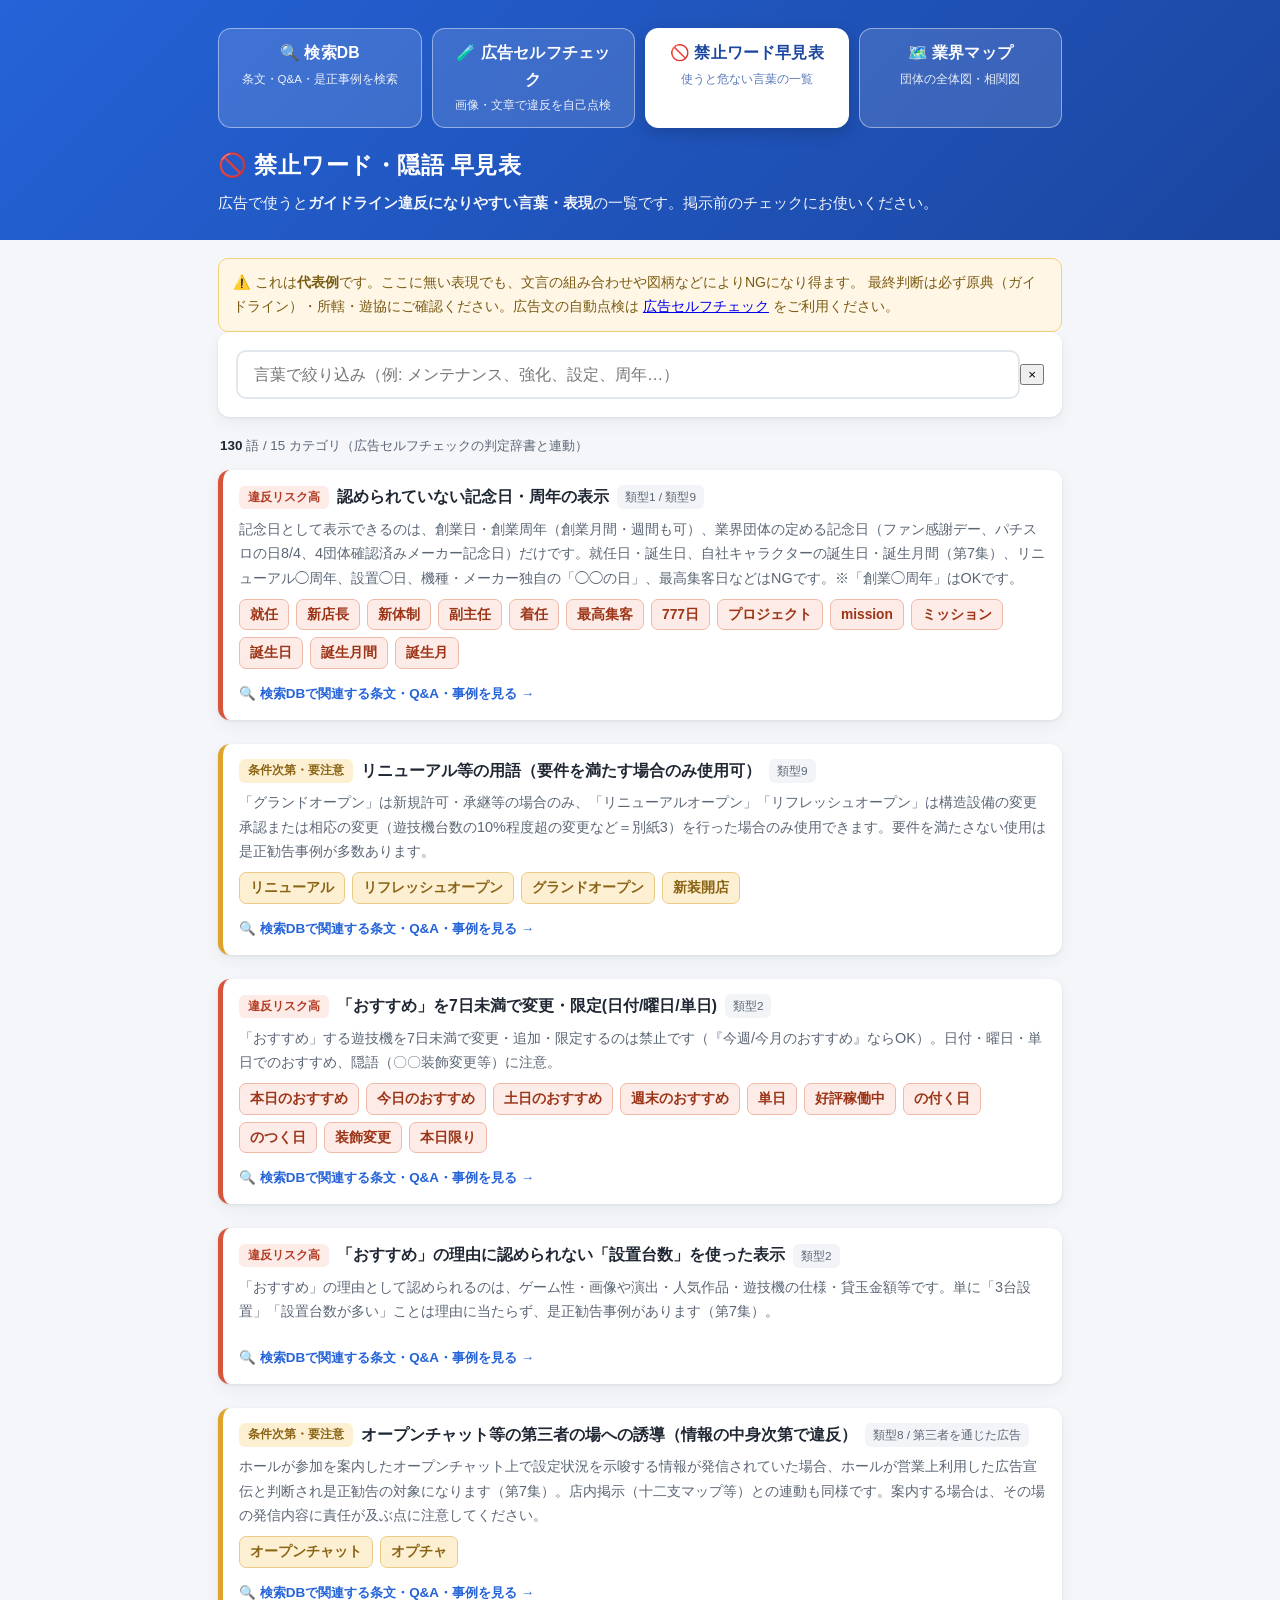
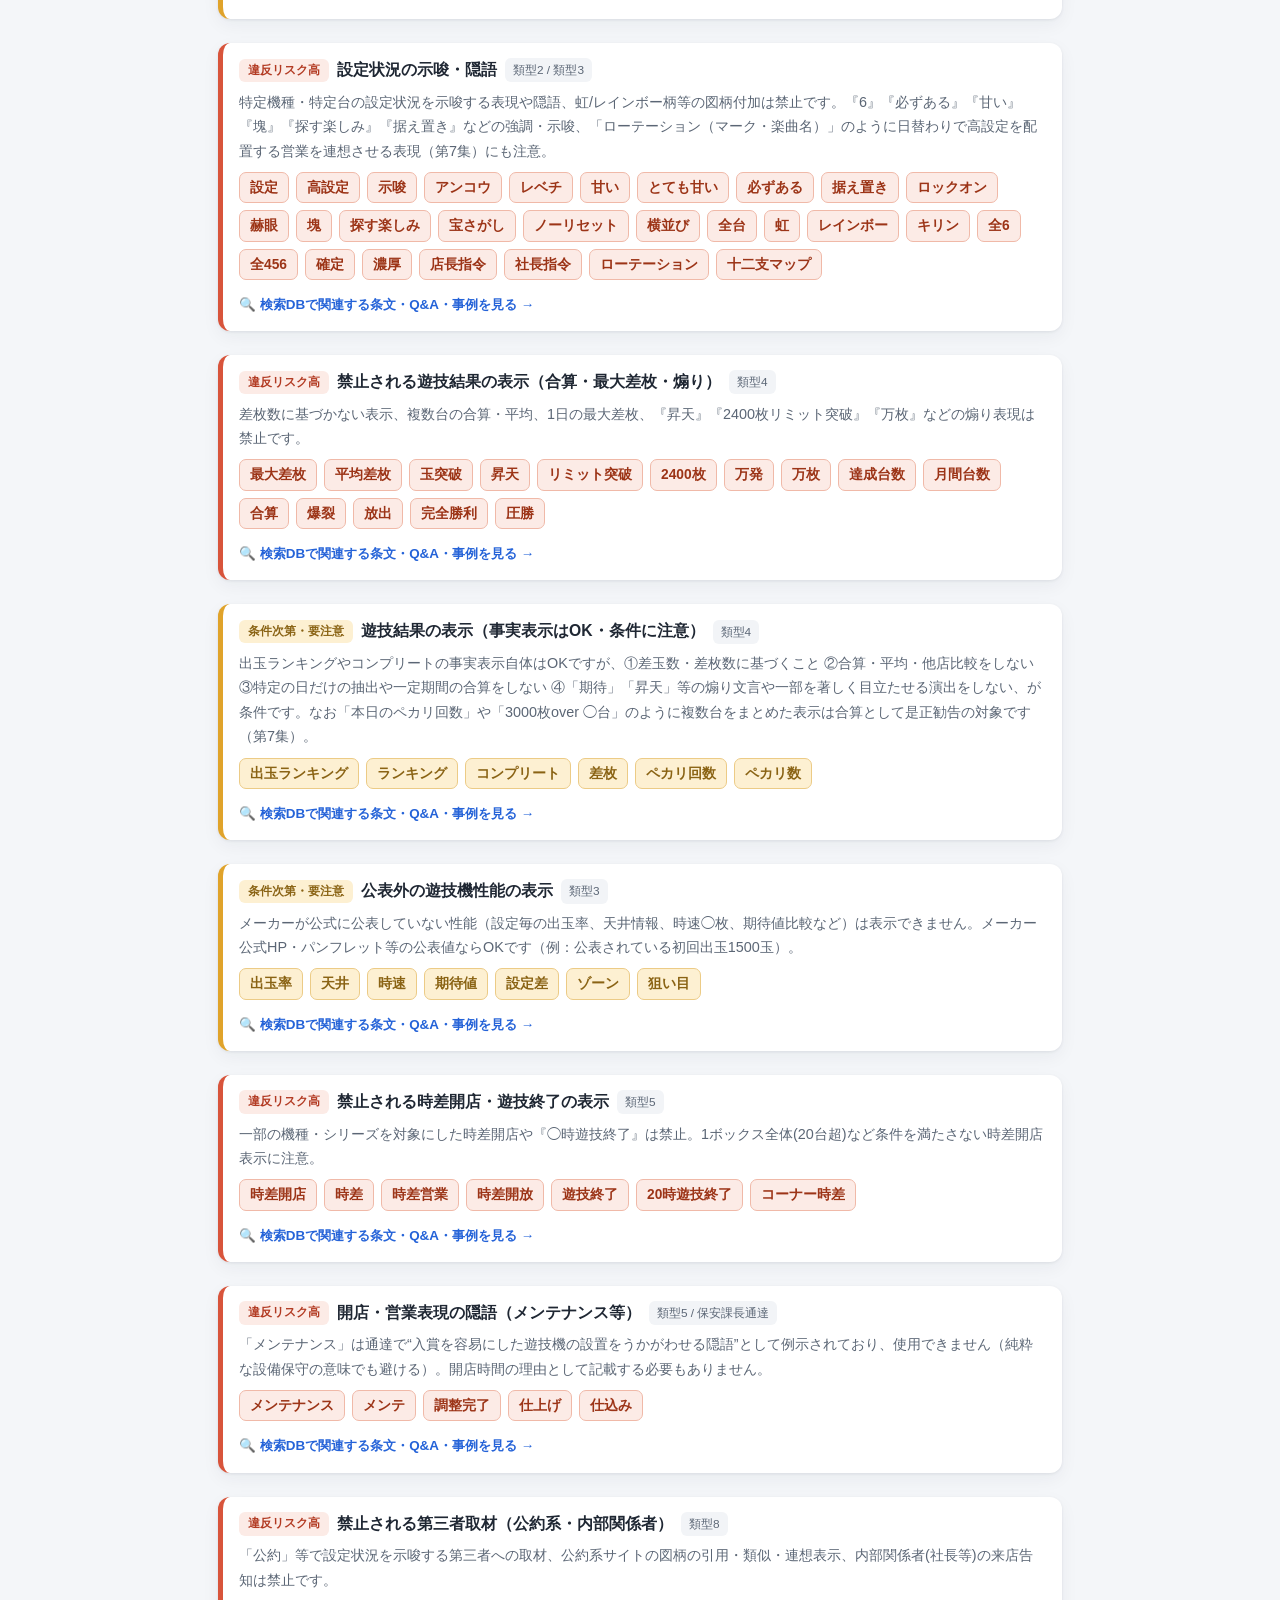
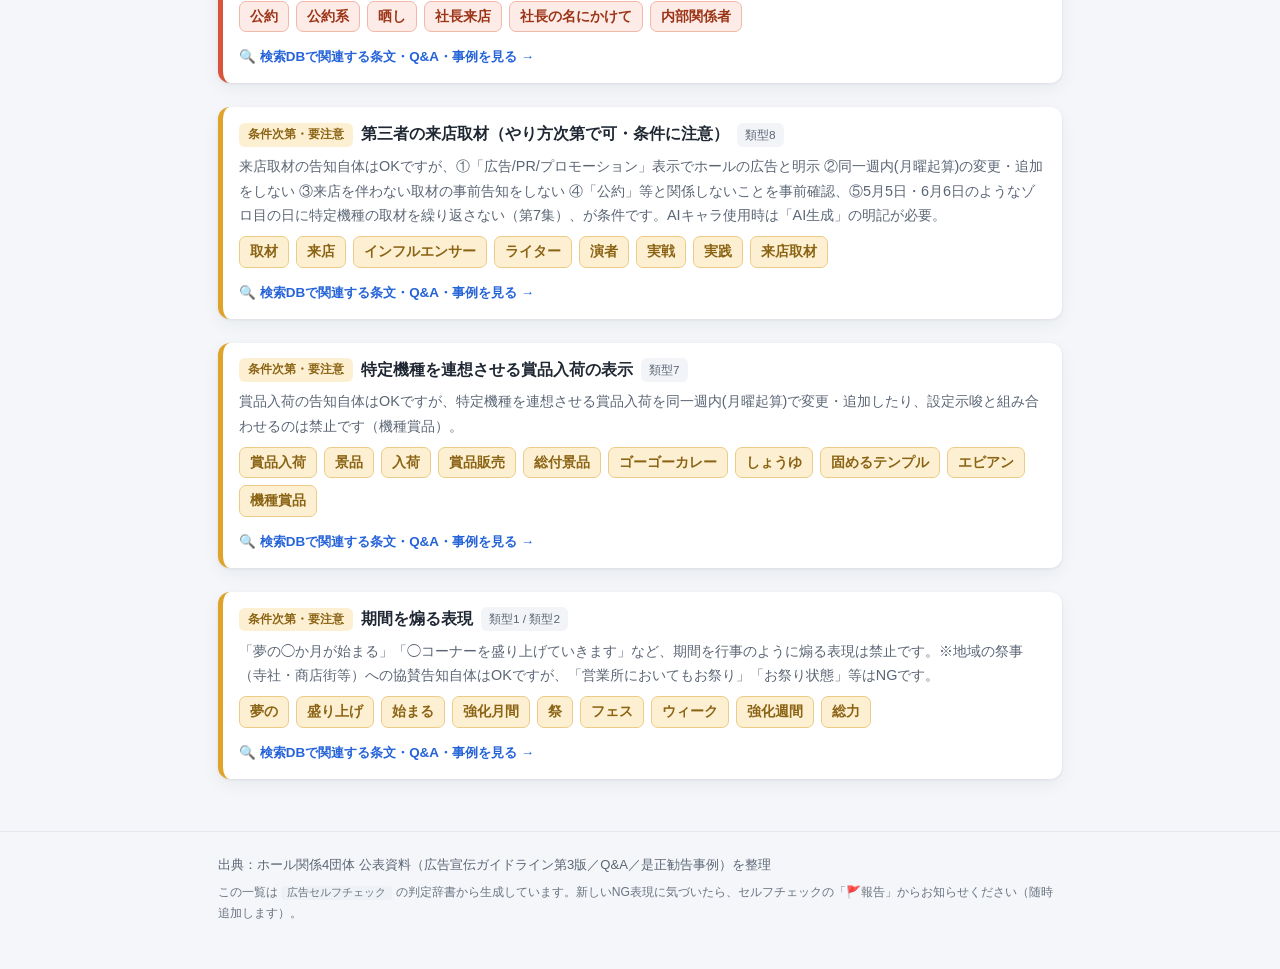
<file: ng-words.html>
<!DOCTYPE html>
<html lang="ja">
<head>
  <meta charset="UTF-8">
  <meta name="viewport" content="width=device-width, initial-scale=1.0">
  <title>禁止ワード・隠語 早見表｜広告宣伝ガイドライン</title>
  <meta name="description" content="パチンコ広告で使うとガイドライン違反になりやすい言葉・隠語の早見表。掲示前のチェックに。">
  <meta name="robots" content="noindex, nofollow">
  <link rel="stylesheet" href="assets/style.css">
</head>
<body>
  <header class="site-header">
    <div class="wrap">
      <nav class="topnav">
        <a href="index.html"><span class="nav-t">🔍 検索DB</span><span class="nav-d">条文・Q&A・是正事例を検索</span></a>
        <a href="check.html"><span class="nav-t">🧪 広告セルフチェック</span><span class="nav-d">画像・文章で違反を自己点検</span></a>
        <a href="ng-words.html" class="active"><span class="nav-t">🚫 禁止ワード早見表</span><span class="nav-d">使うと危ない言葉の一覧</span></a>
        <a href="gyokai.html"><span class="nav-t">🗺️ 業界マップ</span><span class="nav-d">団体の全体図・相関図</span></a>
      </nav>
      <h1>🚫 禁止ワード・隠語 早見表</h1>
      <p class="lead">広告で使うと<strong>ガイドライン違反になりやすい言葉・表現</strong>の一覧です。掲示前のチェックにお使いください。</p>
    </div>
  </header>

  <main class="wrap">
    <div class="disclaimer">
      ⚠️ これは<strong>代表例</strong>です。ここに無い表現でも、文言の組み合わせや図柄などによりNGになり得ます。
      最終判断は必ず原典（ガイドライン）・所轄・遊協にご確認ください。広告文の自動点検は
      <a href="check.html">広告セルフチェック</a> をご利用ください。
    </div>

    <section class="search-area">
      <div class="search-box">
        <input type="search" id="ngQ" placeholder="言葉で絞り込み（例: メンテナンス、強化、設定、周年…）" autocomplete="off">
        <button id="ngClear" type="button" aria-label="クリア">×</button>
      </div>
    </section>

    <p class="result-count" id="ngCount"></p>
    <div id="ngList" class="ngwrap"></div>
  </main>

  <footer class="site-footer">
    <div class="wrap">
      <p>出典：ホール関係4団体 公表資料（広告宣伝ガイドライン第3版／Q&A／是正勧告事例）を整理</p>
      <p class="note">この一覧は <code>広告セルフチェック</code> の判定辞書から生成しています。新しいNG表現に気づいたら、セルフチェックの「🚩報告」からお知らせください（随時追加します）。</p>
    </div>
  </footer>

  <!-- 判定辞書（早見表の元データ） -->
  <script src="data/check_rules.js"></script>
  <!-- 早見表レンダリング -->
  <script src="assets/ngwords.js"></script>
</body>
</html>
</file>
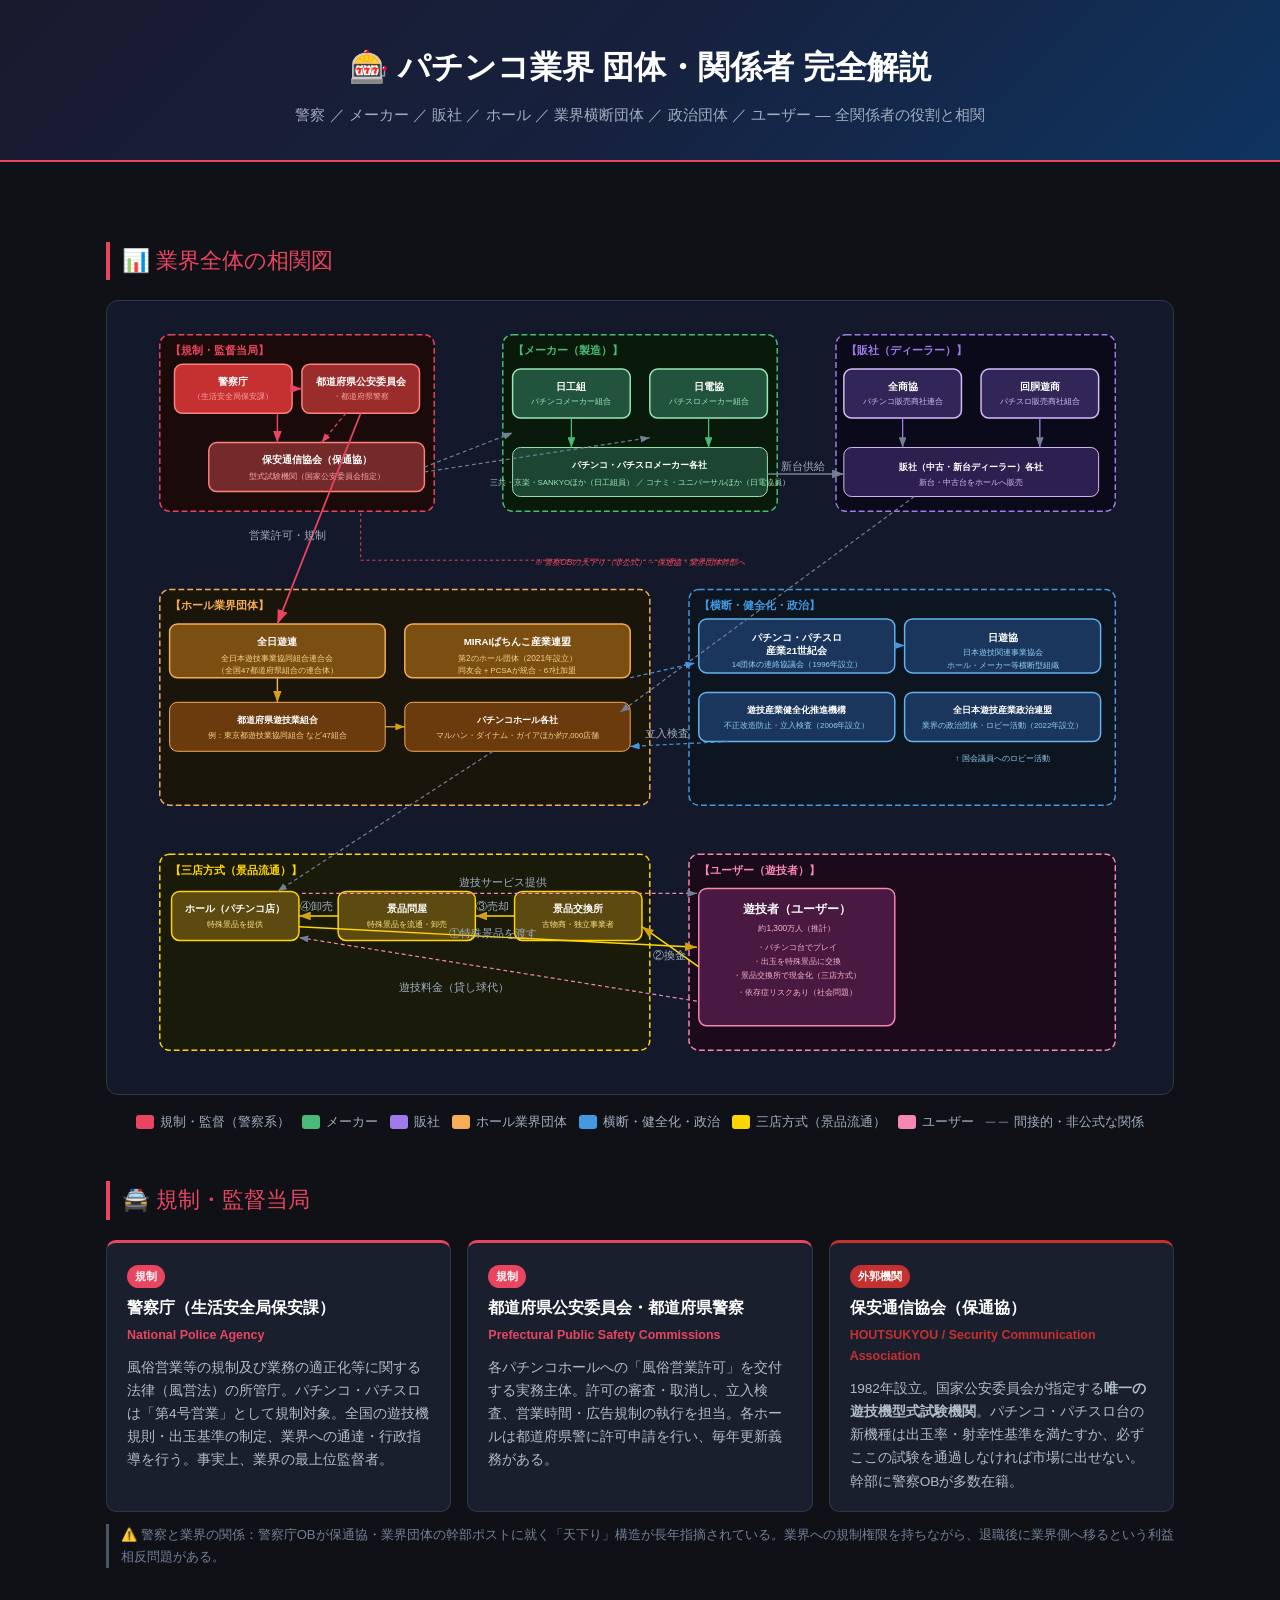
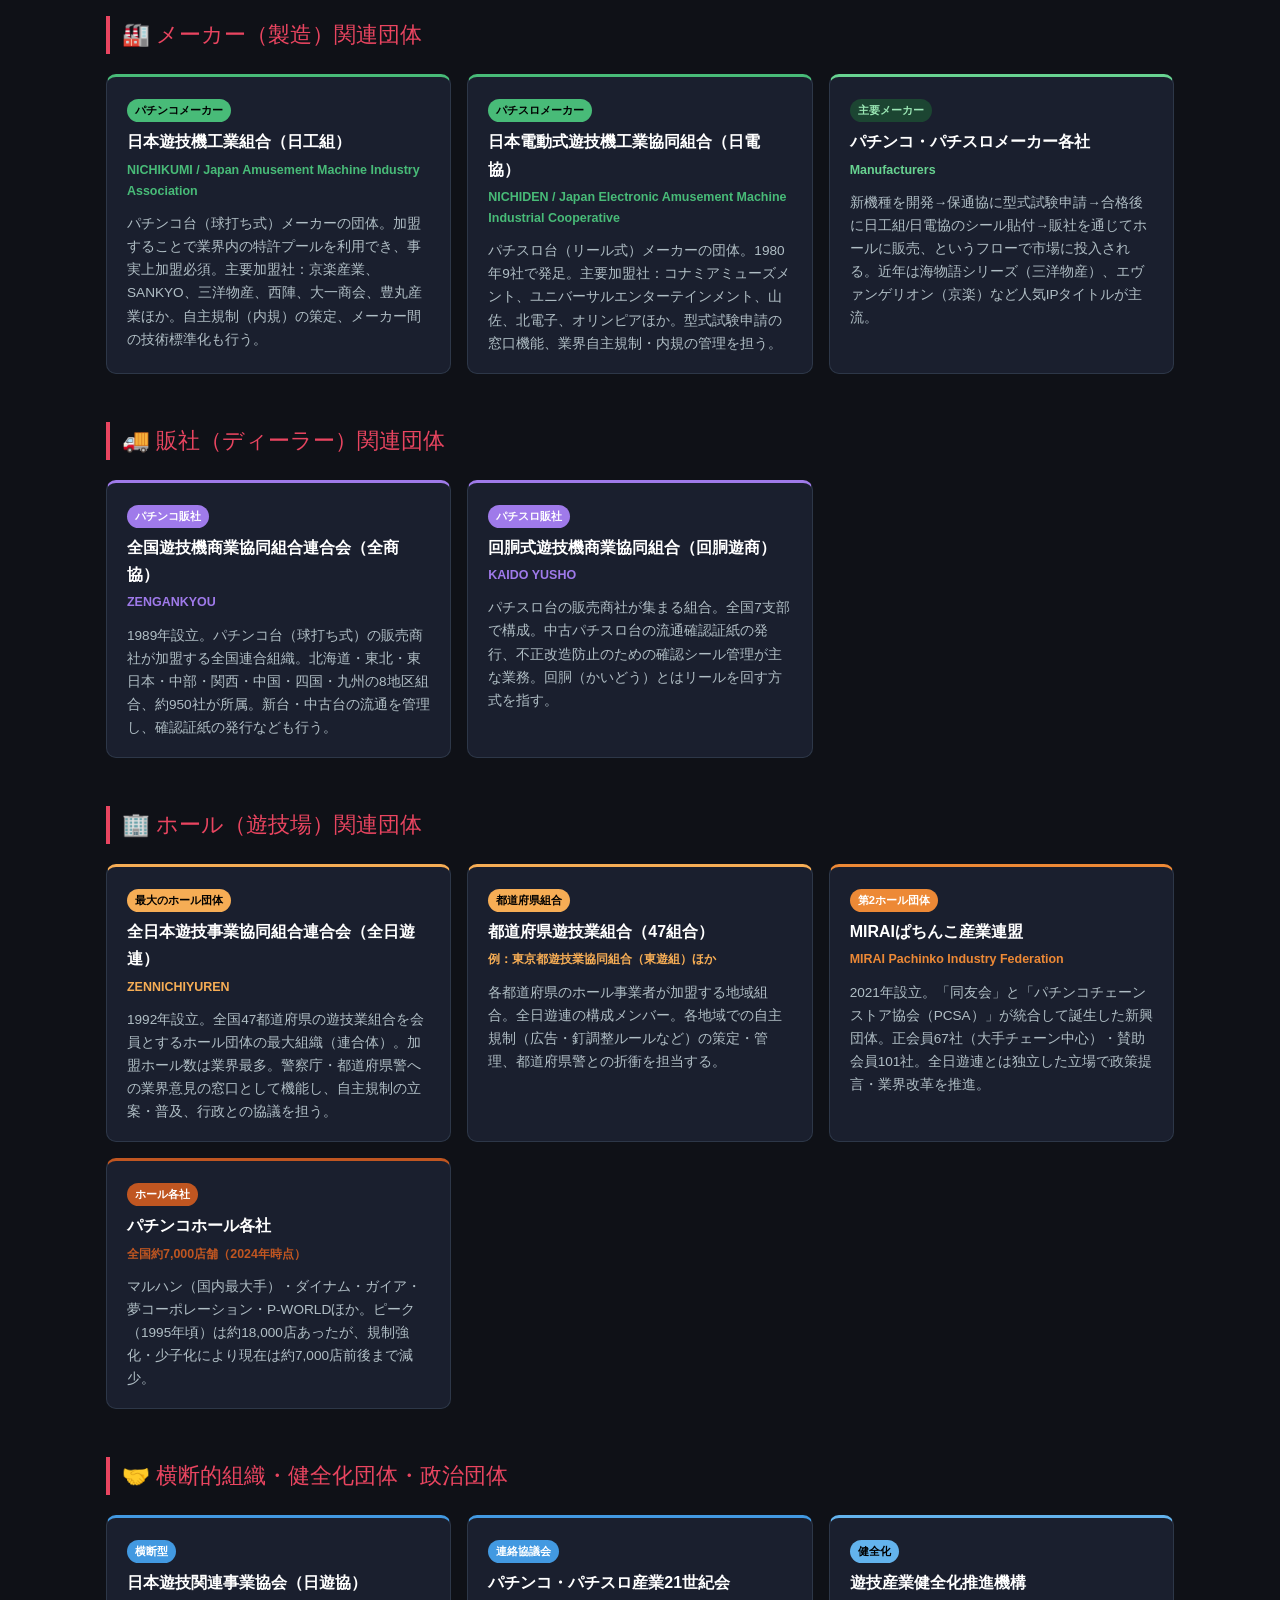
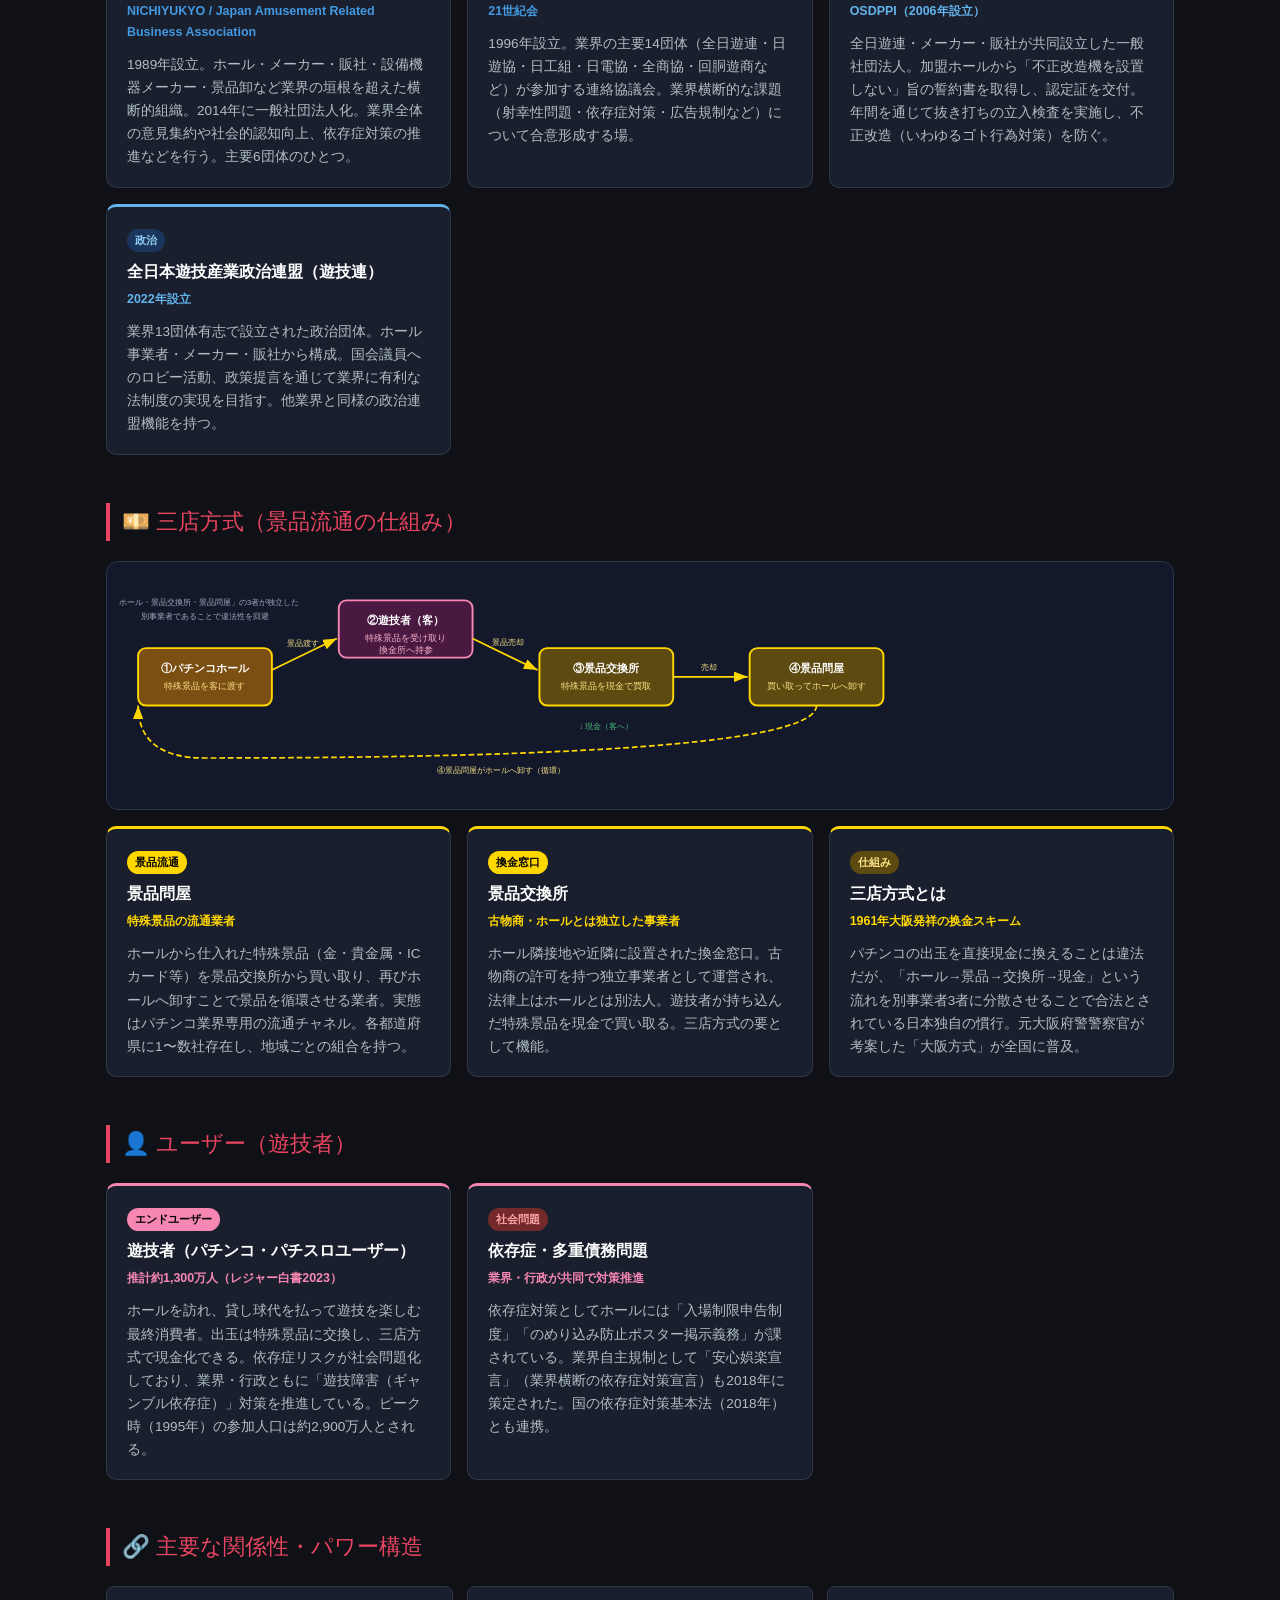
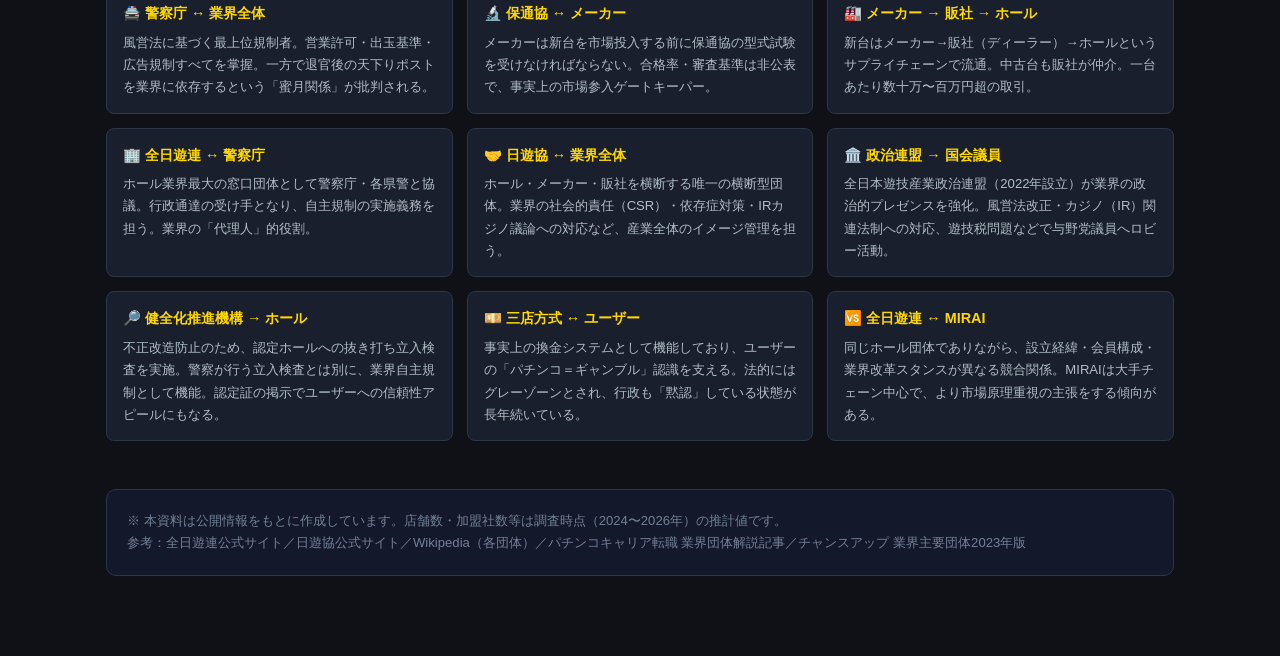
<file: 元データ/パチンコ業界団体_相関図.html>
<!DOCTYPE html>
<html lang="ja">
<head>
<meta charset="UTF-8">
<meta name="viewport" content="width=device-width, initial-scale=1.0">
<title>パチンコ業界 団体・関係者 完全解説</title>
<style>
  * { box-sizing: border-box; margin: 0; padding: 0; }
  body {
    font-family: "Hiragino Sans", "Yu Gothic", "Meiryo", sans-serif;
    background: #0f1117;
    color: #e0e0e0;
    line-height: 1.7;
  }

  /* ── ヘッダー ── */
  header {
    background: linear-gradient(135deg, #1a1a2e 0%, #16213e 50%, #0f3460 100%);
    padding: 40px 24px 32px;
    text-align: center;
    border-bottom: 2px solid #e94560;
  }
  header h1 { font-size: 2rem; color: #fff; margin-bottom: 8px; }
  header p  { color: #a0aec0; font-size: 0.95rem; }

  /* ── レイアウト ── */
  .container { max-width: 1100px; margin: 0 auto; padding: 32px 16px 80px; }

  /* ── セクション見出し ── */
  .section-title {
    font-size: 1.4rem;
    color: #e94560;
    border-left: 4px solid #e94560;
    padding-left: 12px;
    margin: 48px 0 20px;
  }

  /* ── 相関図 (SVG) ── */
  .diagram-wrap {
    background: #13192a;
    border: 1px solid #2d3748;
    border-radius: 12px;
    padding: 24px 12px;
    overflow-x: auto;
    margin-bottom: 16px;
  }
  .diagram-wrap svg { display: block; margin: 0 auto; }

  /* ── 凡例 ── */
  .legend {
    display: flex; flex-wrap: wrap; gap: 12px;
    margin-top: 16px; justify-content: center;
  }
  .legend-item { display: flex; align-items: center; gap: 6px; font-size: 0.82rem; color: #a0aec0; }
  .legend-box { width: 18px; height: 14px; border-radius: 3px; flex-shrink: 0; }

  /* ── カード一覧 ── */
  .cards { display: grid; grid-template-columns: repeat(auto-fill, minmax(300px, 1fr)); gap: 16px; }
  .card {
    background: #1a1f2e;
    border: 1px solid #2d3748;
    border-radius: 10px;
    padding: 18px 20px;
    border-top: 3px solid var(--accent, #4299e1);
  }
  .card h3 { font-size: 1rem; color: #fff; margin-bottom: 4px; }
  .card .abbr { font-size: 0.78rem; color: var(--accent, #4299e1); font-weight: bold; margin-bottom: 10px; }
  .card p { font-size: 0.85rem; color: #b0bec5; }

  /* ── タグ ── */
  .tag {
    display: inline-block;
    padding: 2px 8px;
    border-radius: 20px;
    font-size: 0.7rem;
    font-weight: bold;
    margin-bottom: 6px;
  }

  /* ── 三店方式図 ── */
  .santen-wrap {
    background: #13192a;
    border: 1px solid #2d3748;
    border-radius: 12px;
    padding: 24px 12px;
    overflow-x: auto;
    margin-bottom: 16px;
  }

  /* ── 関係性説明 ── */
  .relation-grid { display: grid; grid-template-columns: repeat(auto-fill, minmax(280px, 1fr)); gap: 14px; }
  .relation-item {
    background: #1a1f2e;
    border: 1px solid #2d3748;
    border-radius: 8px;
    padding: 14px 16px;
  }
  .relation-item h4 { color: #ffd700; font-size: 0.9rem; margin-bottom: 6px; }
  .relation-item p  { font-size: 0.82rem; color: #b0bec5; }

  .arrow-label { font-size: 0.7rem; fill: #a0aec0; }
  .note { font-size: 0.82rem; color: #718096; margin-top: 12px; padding-left: 12px; border-left: 3px solid #4a5568; }
</style>
</head>
<body>

<header>
  <h1>🎰 パチンコ業界 団体・関係者 完全解説</h1>
  <p>警察 ／ メーカー ／ 販社 ／ ホール ／ 業界横断団体 ／ 政治団体 ／ ユーザー — 全関係者の役割と相関</p>
</header>

<div class="container">

  <!-- ─────────────────── 相関図 ─────────────────── -->
  <div class="section-title">📊 業界全体の相関図</div>
  <div class="diagram-wrap">
    <svg viewBox="0 0 1000 760" width="980" xmlns="http://www.w3.org/2000/svg">
      <defs>
        <marker id="arr" markerWidth="8" markerHeight="6" refX="8" refY="3" orient="auto">
          <polygon points="0 0, 8 3, 0 6" fill="#718096"/>
        </marker>
        <marker id="arr-red" markerWidth="8" markerHeight="6" refX="8" refY="3" orient="auto">
          <polygon points="0 0, 8 3, 0 6" fill="#e94560"/>
        </marker>
        <marker id="arr-gold" markerWidth="8" markerHeight="6" refX="8" refY="3" orient="auto">
          <polygon points="0 0, 8 3, 0 6" fill="#d4a017"/>
        </marker>
        <marker id="arr-blue" markerWidth="8" markerHeight="6" refX="8" refY="3" orient="auto">
          <polygon points="0 0, 8 3, 0 6" fill="#4299e1"/>
        </marker>
        <marker id="arr-green" markerWidth="8" markerHeight="6" refX="8" refY="3" orient="auto">
          <polygon points="0 0, 8 3, 0 6" fill="#48bb78"/>
        </marker>
      </defs>

      <!-- ========== 背景ゾーン ========== -->
      <!-- 規制当局ゾーン -->
      <rect x="10" y="10" width="280" height="180" rx="10" fill="#1a0a0a" stroke="#e94560" stroke-width="1.5" stroke-dasharray="6,3"/>
      <text x="20" y="30" fill="#e94560" font-size="11" font-weight="bold">【規制・監督当局】</text>

      <!-- 製造ゾーン -->
      <rect x="360" y="10" width="280" height="180" rx="10" fill="#0a1a0a" stroke="#48bb78" stroke-width="1.5" stroke-dasharray="6,3"/>
      <text x="370" y="30" fill="#48bb78" font-size="11" font-weight="bold">【メーカー（製造）】</text>

      <!-- 販社ゾーン -->
      <rect x="700" y="10" width="285" height="180" rx="10" fill="#0a0a1a" stroke="#9f7aea" stroke-width="1.5" stroke-dasharray="6,3"/>
      <text x="710" y="30" fill="#9f7aea" font-size="11" font-weight="bold">【販社（ディーラー）】</text>

      <!-- ホールゾーン -->
      <rect x="10" y="270" width="500" height="220" rx="10" fill="#1a150a" stroke="#f6ad55" stroke-width="1.5" stroke-dasharray="6,3"/>
      <text x="20" y="290" fill="#f6ad55" font-size="11" font-weight="bold">【ホール業界団体】</text>

      <!-- 横断・その他ゾーン -->
      <rect x="550" y="270" width="435" height="220" rx="10" fill="#0d1520" stroke="#4299e1" stroke-width="1.5" stroke-dasharray="6,3"/>
      <text x="560" y="290" fill="#4299e1" font-size="11" font-weight="bold">【横断・健全化・政治】</text>

      <!-- 三店方式ゾーン -->
      <rect x="10" y="540" width="500" height="200" rx="10" fill="#1a1a0a" stroke="#ffd700" stroke-width="1.5" stroke-dasharray="6,3"/>
      <text x="20" y="560" fill="#ffd700" font-size="11" font-weight="bold">【三店方式（景品流通）】</text>

      <!-- ユーザー -->
      <rect x="550" y="540" width="435" height="200" rx="10" fill="#1a0a1a" stroke="#f687b3" stroke-width="1.5" stroke-dasharray="6,3"/>
      <text x="560" y="560" fill="#f687b3" font-size="11" font-weight="bold">【ユーザー（遊技者）】</text>

      <!-- ========== ノード ========== -->
      <!-- 警察庁 -->
      <rect x="25" y="40" width="120" height="50" rx="8" fill="#c53030" stroke="#fc8181" stroke-width="1.5"/>
      <text x="85" y="61" fill="#fff" font-size="10" font-weight="bold" text-anchor="middle">警察庁</text>
      <text x="85" y="76" fill="#fca5a5" font-size="8.5" text-anchor="middle">（生活安全局保安課）</text>

      <!-- 都道府県警 -->
      <rect x="155" y="40" width="120" height="50" rx="8" fill="#9b2c2c" stroke="#fc8181" stroke-width="1.5"/>
      <text x="215" y="61" fill="#fff" font-size="10" font-weight="bold" text-anchor="middle">都道府県公安委員会</text>
      <text x="215" y="76" fill="#fca5a5" font-size="8.5" text-anchor="middle">・都道府県警察</text>

      <!-- 保通協 -->
      <rect x="60" y="120" width="220" height="50" rx="8" fill="#742a2a" stroke="#fc8181" stroke-width="1.5"/>
      <text x="170" y="141" fill="#fff" font-size="10" font-weight="bold" text-anchor="middle">保安通信協会（保通協）</text>
      <text x="170" y="157" fill="#fca5a5" font-size="8.5" text-anchor="middle">型式試験機関（国家公安委員会指定）</text>

      <!-- 日工組 -->
      <rect x="370" y="45" width="120" height="50" rx="8" fill="#22543d" stroke="#9ae6b4" stroke-width="1.5"/>
      <text x="430" y="66" fill="#fff" font-size="10" font-weight="bold" text-anchor="middle">日工組</text>
      <text x="430" y="81" fill="#9ae6b4" font-size="8.5" text-anchor="middle">パチンコメーカー組合</text>

      <!-- 日電協 -->
      <rect x="510" y="45" width="120" height="50" rx="8" fill="#22543d" stroke="#9ae6b4" stroke-width="1.5"/>
      <text x="570" y="66" fill="#fff" font-size="10" font-weight="bold" text-anchor="middle">日電協</text>
      <text x="570" y="81" fill="#9ae6b4" font-size="8.5" text-anchor="middle">パチスロメーカー組合</text>

      <!-- 個別メーカー -->
      <rect x="370" y="125" width="260" height="50" rx="8" fill="#1c4532" stroke="#9ae6b4" stroke-width="1"/>
      <text x="500" y="146" fill="#fff" font-size="9.5" font-weight="bold" text-anchor="middle">パチンコ・パチスロメーカー各社</text>
      <text x="500" y="163" fill="#9ae6b4" font-size="8" text-anchor="middle">三共・京楽・SANKYOほか（日工組員） ／ コナミ・ユニバーサルほか（日電協員）</text>

      <!-- 全商協 -->
      <rect x="708" y="45" width="120" height="50" rx="8" fill="#322659" stroke="#d6bcfa" stroke-width="1.5"/>
      <text x="768" y="66" fill="#fff" font-size="10" font-weight="bold" text-anchor="middle">全商協</text>
      <text x="768" y="81" fill="#d6bcfa" font-size="8.5" text-anchor="middle">パチンコ販売商社連合</text>

      <!-- 回胴遊商 -->
      <rect x="848" y="45" width="120" height="50" rx="8" fill="#322659" stroke="#d6bcfa" stroke-width="1.5"/>
      <text x="908" y="66" fill="#fff" font-size="10" font-weight="bold" text-anchor="middle">回胴遊商</text>
      <text x="908" y="81" fill="#d6bcfa" font-size="8.5" text-anchor="middle">パチスロ販売商社組合</text>

      <!-- 販社各社 -->
      <rect x="708" y="125" width="260" height="50" rx="8" fill="#2d2050" stroke="#d6bcfa" stroke-width="1"/>
      <text x="838" y="148" fill="#fff" font-size="9.5" font-weight="bold" text-anchor="middle">販社（中古・新台ディーラー）各社</text>
      <text x="838" y="163" fill="#d6bcfa" font-size="8" text-anchor="middle">新台・中古台をホールへ販売</text>

      <!-- 全日遊連 -->
      <rect x="20" y="305" width="220" height="55" rx="8" fill="#7b4f12" stroke="#f6ad55" stroke-width="1.5"/>
      <text x="130" y="327" fill="#fff" font-size="10" font-weight="bold" text-anchor="middle">全日遊連</text>
      <text x="130" y="343" fill="#fbd38d" font-size="8.5" text-anchor="middle">全日本遊技事業協同組合連合会</text>
      <text x="130" y="355" fill="#fbd38d" font-size="8" text-anchor="middle">（全国47都道府県組合の連合体）</text>

      <!-- 都道府県組合 -->
      <rect x="20" y="385" width="220" height="50" rx="8" fill="#6b3a0d" stroke="#f6ad55" stroke-width="1"/>
      <text x="130" y="406" fill="#fff" font-size="9.5" font-weight="bold" text-anchor="middle">都道府県遊技業組合</text>
      <text x="130" y="421" fill="#fbd38d" font-size="8" text-anchor="middle">例：東京都遊技業協同組合 など47組合</text>

      <!-- MIRAI -->
      <rect x="260" y="305" width="230" height="55" rx="8" fill="#7b4f12" stroke="#f6ad55" stroke-width="1.5"/>
      <text x="375" y="327" fill="#fff" font-size="10" font-weight="bold" text-anchor="middle">MIRAIぱちんこ産業連盟</text>
      <text x="375" y="343" fill="#fbd38d" font-size="8.5" text-anchor="middle">第2のホール団体（2021年設立）</text>
      <text x="375" y="355" fill="#fbd38d" font-size="8" text-anchor="middle">同友会＋PCSAが統合・67社加盟</text>

      <!-- ホール各社 -->
      <rect x="260" y="385" width="230" height="50" rx="8" fill="#6b3a0d" stroke="#f6ad55" stroke-width="1"/>
      <text x="375" y="406" fill="#fff" font-size="9.5" font-weight="bold" text-anchor="middle">パチンコホール各社</text>
      <text x="375" y="421" fill="#fbd38d" font-size="8" text-anchor="middle">マルハン・ダイナム・ガイアほか約7,000店舗</text>

      <!-- 21世紀会 -->
      <rect x="560" y="300" width="200" height="55" rx="8" fill="#1a365d" stroke="#63b3ed" stroke-width="1.5"/>
      <text x="660" y="322" fill="#fff" font-size="10" font-weight="bold" text-anchor="middle">パチンコ・パチスロ</text>
      <text x="660" y="336" fill="#fff" font-size="10" font-weight="bold" text-anchor="middle">産業21世紀会</text>
      <text x="660" y="349" fill="#90cdf4" font-size="8" text-anchor="middle">14団体の連絡協議会（1996年設立）</text>

      <!-- 日遊協 -->
      <rect x="770" y="300" width="200" height="55" rx="8" fill="#1a365d" stroke="#63b3ed" stroke-width="1.5"/>
      <text x="870" y="322" fill="#fff" font-size="10" font-weight="bold" text-anchor="middle">日遊協</text>
      <text x="870" y="337" fill="#90cdf4" font-size="8.5" text-anchor="middle">日本遊技関連事業協会</text>
      <text x="870" y="350" fill="#90cdf4" font-size="8" text-anchor="middle">ホール・メーカー等横断型組織</text>

      <!-- 遊技産業健全化推進機構 -->
      <rect x="560" y="375" width="200" height="50" rx="8" fill="#1a365d" stroke="#63b3ed" stroke-width="1.5"/>
      <text x="660" y="396" fill="#fff" font-size="9.5" font-weight="bold" text-anchor="middle">遊技産業健全化推進機構</text>
      <text x="660" y="411" fill="#90cdf4" font-size="8" text-anchor="middle">不正改造防止・立入検査（2006年設立）</text>

      <!-- 全日本遊技産業政治連盟 -->
      <rect x="770" y="375" width="200" height="50" rx="8" fill="#1a365d" stroke="#63b3ed" stroke-width="1.5"/>
      <text x="870" y="396" fill="#fff" font-size="9.5" font-weight="bold" text-anchor="middle">全日本遊技産業政治連盟</text>
      <text x="870" y="411" fill="#90cdf4" font-size="8" text-anchor="middle">業界の政治団体・ロビー活動（2022年設立）</text>

      <!-- 三店方式 ── ホール -->
      <rect x="22" y="578" width="130" height="50" rx="8" fill="#5d4a10" stroke="#ffd700" stroke-width="1.5"/>
      <text x="87" y="599" fill="#fff" font-size="10" font-weight="bold" text-anchor="middle">ホール（パチンコ店）</text>
      <text x="87" y="614" fill="#fde68a" font-size="8" text-anchor="middle">特殊景品を提供</text>

      <!-- 景品問屋 -->
      <rect x="192" y="578" width="140" height="50" rx="8" fill="#5d4a10" stroke="#ffd700" stroke-width="1.5"/>
      <text x="262" y="599" fill="#fff" font-size="10" font-weight="bold" text-anchor="middle">景品問屋</text>
      <text x="262" y="614" fill="#fde68a" font-size="8" text-anchor="middle">特殊景品を流通・卸売</text>

      <!-- 景品交換所 -->
      <rect x="372" y="578" width="130" height="50" rx="8" fill="#5d4a10" stroke="#ffd700" stroke-width="1.5"/>
      <text x="437" y="599" fill="#fff" font-size="10" font-weight="bold" text-anchor="middle">景品交換所</text>
      <text x="437" y="614" fill="#fde68a" font-size="8" text-anchor="middle">古物商・独立事業者</text>

      <!-- 遊技者（ユーザー） -->
      <rect x="560" y="575" width="200" height="140" rx="8" fill="#4a1942" stroke="#f687b3" stroke-width="1.5"/>
      <text x="660" y="600" fill="#fff" font-size="12" font-weight="bold" text-anchor="middle">遊技者（ユーザー）</text>
      <text x="660" y="618" fill="#fbb6ce" font-size="8.5" text-anchor="middle">約1,300万人（推計）</text>
      <text x="660" y="638" fill="#fbb6ce" font-size="8" text-anchor="middle">・パチンコ台でプレイ</text>
      <text x="660" y="652" fill="#fbb6ce" font-size="8" text-anchor="middle">・出玉を特殊景品に交換</text>
      <text x="660" y="666" fill="#fbb6ce" font-size="8" text-anchor="middle">・景品交換所で現金化（三店方式）</text>
      <text x="660" y="684" fill="#fbb6ce" font-size="8" text-anchor="middle">・依存症リスクあり（社会問題）</text>

      <!-- ========== エッジ（矢印） ========== -->

      <!-- 警察庁 → 都道府県公安委 -->
      <line x1="145" y1="65" x2="155" y2="65" stroke="#e94560" stroke-width="1.5" marker-end="url(#arr-red)"/>
      <!-- 警察庁 → 保通協（指定） -->
      <line x1="130" y1="90" x2="130" y2="120" stroke="#e94560" stroke-width="1.5" marker-end="url(#arr-red)"/>
      <!-- 都道府県警 → 保通協 -->
      <line x1="200" y1="90" x2="175" y2="120" stroke="#e94560" stroke-width="1.2" stroke-dasharray="4,3" marker-end="url(#arr-red)"/>

      <!-- 保通協 → 日工組（試験） -->
      <line x1="280" y1="145" x2="370" y2="110" stroke="#718096" stroke-width="1.2" stroke-dasharray="4,3" marker-end="url(#arr)"/>
      <!-- 保通協 → 日電協 -->
      <line x1="280" y1="150" x2="510" y2="115" stroke="#718096" stroke-width="1.2" stroke-dasharray="4,3" marker-end="url(#arr)"/>

      <!-- 日工組 → 個別メーカー -->
      <line x1="430" y1="95" x2="430" y2="125" stroke="#48bb78" stroke-width="1.3" marker-end="url(#arr-green)"/>
      <!-- 日電協 → 個別メーカー -->
      <line x1="570" y1="95" x2="570" y2="125" stroke="#48bb78" stroke-width="1.3" marker-end="url(#arr-green)"/>

      <!-- 全商協 → 販社各社 -->
      <line x1="768" y1="95" x2="768" y2="125" stroke="#9f7aea" stroke-width="1.3" marker-end="url(#arr)"/>
      <!-- 回胴遊商 → 販社各社 -->
      <line x1="908" y1="95" x2="908" y2="125" stroke="#9f7aea" stroke-width="1.3" marker-end="url(#arr)"/>

      <!-- メーカー → 販社 -->
      <line x1="630" y1="152" x2="708" y2="152" stroke="#718096" stroke-width="1.5" marker-end="url(#arr)"/>
      <text x="666" y="148" class="arrow-label" text-anchor="middle">新台供給</text>

      <!-- 販社 → ホール各社 -->
      <line x1="780" y1="175" x2="480" y2="395" stroke="#718096" stroke-width="1.2" stroke-dasharray="4,3" marker-end="url(#arr)"/>

      <!-- 都道府県警 → ホール各社（許可・規制） -->
      <line x1="215" y1="90" x2="130" y2="305" stroke="#e94560" stroke-width="1.8" marker-end="url(#arr-red)"/>
      <text x="140" y="218" class="arrow-label" fill="#e94560" text-anchor="middle">営業許可・規制</text>

      <!-- 全日遊連 → 都道府県組合 -->
      <line x1="130" y1="360" x2="130" y2="385" stroke="#f6ad55" stroke-width="1.5" marker-end="url(#arr-gold)"/>

      <!-- 都道府県組合 → ホール各社 -->
      <line x1="240" y1="410" x2="260" y2="410" stroke="#f6ad55" stroke-width="1.2" marker-end="url(#arr-gold)"/>

      <!-- ホール各社 → 三店方式ホール -->
      <line x1="350" y1="435" x2="130" y2="578" stroke="#718096" stroke-width="1.2" stroke-dasharray="4,3" marker-end="url(#arr)"/>

      <!-- 三店方式の循環 -->
      <!-- ホール → ユーザー（景品提供）-->
      <line x1="152" y1="614" x2="558" y2="635" stroke="#ffd700" stroke-width="1.5" marker-end="url(#arr-gold)"/>
      <text x="350" y="625" class="arrow-label" fill="#ffd700" text-anchor="middle">①特殊景品を渡す</text>

      <!-- ユーザー → 景品交換所 -->
      <line x1="560" y1="655" x2="502" y2="614" stroke="#ffd700" stroke-width="1.5" marker-end="url(#arr-gold)"/>
      <text x="530" y="647" class="arrow-label" fill="#ffd700" text-anchor="middle">②換金</text>

      <!-- 景品交換所 → 景品問屋 -->
      <line x1="372" y1="603" x2="332" y2="603" stroke="#ffd700" stroke-width="1.5" marker-end="url(#arr-gold)"/>
      <text x="350" y="597" class="arrow-label" fill="#ffd700" text-anchor="middle">③売却</text>

      <!-- 景品問屋 → ホール -->
      <line x1="192" y1="603" x2="152" y2="603" stroke="#ffd700" stroke-width="1.5" marker-end="url(#arr-gold)"/>
      <text x="170" y="597" class="arrow-label" fill="#ffd700" text-anchor="middle">④卸売</text>

      <!-- ホール → ユーザー（プレイ） -->
      <line x1="155" y1="580" x2="558" y2="580" stroke="#f687b3" stroke-width="1.2" stroke-dasharray="4,3" marker-end="url(#arr)"/>
      <text x="360" y="572" class="arrow-label" fill="#f687b3" text-anchor="middle">遊技サービス提供</text>

      <!-- ユーザー → ホール（料金） -->
      <line x1="558" y1="690" x2="152" y2="625" stroke="#f687b3" stroke-width="1.2" stroke-dasharray="4,3" marker-end="url(#arr)"/>
      <text x="310" y="680" class="arrow-label" fill="#f687b3" text-anchor="middle">遊技料金（貸し球代）</text>

      <!-- 21世紀会 ← 各団体 -->
      <line x1="490" y1="360" x2="556" y2="345" stroke="#4299e1" stroke-width="1.2" stroke-dasharray="4,3" marker-end="url(#arr-blue)"/>
      <line x1="760" y1="330" x2="760" y2="327" stroke="#4299e1" stroke-width="1.2"/>
      <line x1="760" y1="327" x2="770" y2="327" stroke="#4299e1" stroke-width="1.2" marker-end="url(#arr-blue)"/>

      <!-- 健全化推進機構 → ホール（立入検査） -->
      <line x1="590" y1="425" x2="490" y2="430" stroke="#4299e1" stroke-width="1.2" stroke-dasharray="4,3" marker-end="url(#arr-blue)"/>
      <text x="528" y="420" class="arrow-label" fill="#4299e1" text-anchor="middle">立入検査</text>

      <!-- 政治連盟 → 国会（ロビー） -->
      <text x="870" y="445" fill="#90cdf4" font-size="8" text-anchor="middle">↑ 国会議員へのロビー活動</text>

      <!-- 警察OB 天下り -->
      <text x="500" y="245" fill="#e94560" font-size="8.5" text-anchor="middle" font-style="italic">※ 警察OBの天下り（非公式）→ 保通協・業界団体幹部へ</text>
      <line x1="215" y1="192" x2="215" y2="240" stroke="#e94560" stroke-width="1" stroke-dasharray="3,3"/>
      <line x1="215" y1="240" x2="600" y2="240" stroke="#e94560" stroke-width="1" stroke-dasharray="3,3"/>
    </svg>
  </div>

  <div class="legend">
    <div class="legend-item"><div class="legend-box" style="background:#e94560"></div>規制・監督（警察系）</div>
    <div class="legend-item"><div class="legend-box" style="background:#48bb78"></div>メーカー</div>
    <div class="legend-item"><div class="legend-box" style="background:#9f7aea"></div>販社</div>
    <div class="legend-item"><div class="legend-box" style="background:#f6ad55"></div>ホール業界団体</div>
    <div class="legend-item"><div class="legend-box" style="background:#4299e1"></div>横断・健全化・政治</div>
    <div class="legend-item"><div class="legend-box" style="background:#ffd700"></div>三店方式（景品流通）</div>
    <div class="legend-item"><div class="legend-box" style="background:#f687b3"></div>ユーザー</div>
    <div class="legend-item"><span style="color:#718096">─ ─</span> 間接的・非公式な関係</div>
  </div>

  <!-- ─────────────────── 規制当局 ─────────────────── -->
  <div class="section-title">🚔 規制・監督当局</div>
  <div class="cards">
    <div class="card" style="--accent:#e94560">
      <div class="tag" style="background:#e94560; color:#fff">規制</div>
      <h3>警察庁（生活安全局保安課）</h3>
      <div class="abbr">National Police Agency</div>
      <p>風俗営業等の規制及び業務の適正化等に関する法律（風営法）の所管庁。パチンコ・パチスロは「第4号営業」として規制対象。全国の遊技機規則・出玉基準の制定、業界への通達・行政指導を行う。事実上、業界の最上位監督者。</p>
    </div>
    <div class="card" style="--accent:#e94560">
      <div class="tag" style="background:#e94560; color:#fff">規制</div>
      <h3>都道府県公安委員会・都道府県警察</h3>
      <div class="abbr">Prefectural Public Safety Commissions</div>
      <p>各パチンコホールへの「風俗営業許可」を交付する実務主体。許可の審査・取消し、立入検査、営業時間・広告規制の執行を担当。各ホールは都道府県警に許可申請を行い、毎年更新義務がある。</p>
    </div>
    <div class="card" style="--accent:#c53030">
      <div class="tag" style="background:#c53030; color:#fff">外郭機関</div>
      <h3>保安通信協会（保通協）</h3>
      <div class="abbr">HOUTSUKYOU / Security Communication Association</div>
      <p>1982年設立。国家公安委員会が指定する<strong>唯一の遊技機型式試験機関</strong>。パチンコ・パチスロ台の新機種は出玉率・射幸性基準を満たすか、必ずここの試験を通過しなければ市場に出せない。幹部に警察OBが多数在籍。</p>
    </div>
  </div>
  <p class="note">⚠️ 警察と業界の関係：警察庁OBが保通協・業界団体の幹部ポストに就く「天下り」構造が長年指摘されている。業界への規制権限を持ちながら、退職後に業界側へ移るという利益相反問題がある。</p>

  <!-- ─────────────────── メーカー ─────────────────── -->
  <div class="section-title">🏭 メーカー（製造）関連団体</div>
  <div class="cards">
    <div class="card" style="--accent:#48bb78">
      <div class="tag" style="background:#48bb78; color:#000">パチンコメーカー</div>
      <h3>日本遊技機工業組合（日工組）</h3>
      <div class="abbr">NICHIKUMI / Japan Amusement Machine Industry Association</div>
      <p>パチンコ台（球打ち式）メーカーの団体。加盟することで業界内の特許プールを利用でき、事実上加盟必須。主要加盟社：京楽産業、SANKYO、三洋物産、西陣、大一商会、豊丸産業ほか。自主規制（内規）の策定、メーカー間の技術標準化も行う。</p>
    </div>
    <div class="card" style="--accent:#48bb78">
      <div class="tag" style="background:#48bb78; color:#000">パチスロメーカー</div>
      <h3>日本電動式遊技機工業協同組合（日電協）</h3>
      <div class="abbr">NICHIDEN / Japan Electronic Amusement Machine Industrial Cooperative</div>
      <p>パチスロ台（リール式）メーカーの団体。1980年9社で発足。主要加盟社：コナミアミューズメント、ユニバーサルエンターテインメント、山佐、北電子、オリンピアほか。型式試験申請の窓口機能、業界自主規制・内規の管理を担う。</p>
    </div>
    <div class="card" style="--accent:#68d391">
      <div class="tag" style="background:#1c4532; color:#9ae6b4">主要メーカー</div>
      <h3>パチンコ・パチスロメーカー各社</h3>
      <div class="abbr">Manufacturers</div>
      <p>新機種を開発→保通協に型式試験申請→合格後に日工組/日電協のシール貼付→販社を通じてホールに販売、というフローで市場に投入される。近年は海物語シリーズ（三洋物産）、エヴァンゲリオン（京楽）など人気IPタイトルが主流。</p>
    </div>
  </div>

  <!-- ─────────────────── 販社 ─────────────────── -->
  <div class="section-title">🚚 販社（ディーラー）関連団体</div>
  <div class="cards">
    <div class="card" style="--accent:#9f7aea">
      <div class="tag" style="background:#9f7aea; color:#fff">パチンコ販社</div>
      <h3>全国遊技機商業協同組合連合会（全商協）</h3>
      <div class="abbr">ZENGANKYOU</div>
      <p>1989年設立。パチンコ台（球打ち式）の販売商社が加盟する全国連合組織。北海道・東北・東日本・中部・関西・中国・四国・九州の8地区組合、約950社が所属。新台・中古台の流通を管理し、確認証紙の発行なども行う。</p>
    </div>
    <div class="card" style="--accent:#9f7aea">
      <div class="tag" style="background:#9f7aea; color:#fff">パチスロ販社</div>
      <h3>回胴式遊技機商業協同組合（回胴遊商）</h3>
      <div class="abbr">KAIDO YUSHO</div>
      <p>パチスロ台の販売商社が集まる組合。全国7支部で構成。中古パチスロ台の流通確認証紙の発行、不正改造防止のための確認シール管理が主な業務。回胴（かいどう）とはリールを回す方式を指す。</p>
    </div>
  </div>

  <!-- ─────────────────── ホール ─────────────────── -->
  <div class="section-title">🏢 ホール（遊技場）関連団体</div>
  <div class="cards">
    <div class="card" style="--accent:#f6ad55">
      <div class="tag" style="background:#f6ad55; color:#000">最大のホール団体</div>
      <h3>全日本遊技事業協同組合連合会（全日遊連）</h3>
      <div class="abbr">ZENNICHIYUREN</div>
      <p>1992年設立。全国47都道府県の遊技業組合を会員とするホール団体の最大組織（連合体）。加盟ホール数は業界最多。警察庁・都道府県警への業界意見の窓口として機能し、自主規制の立案・普及、行政との協議を担う。</p>
    </div>
    <div class="card" style="--accent:#f6ad55">
      <div class="tag" style="background:#f6ad55; color:#000">都道府県組合</div>
      <h3>都道府県遊技業組合（47組合）</h3>
      <div class="abbr">例：東京都遊技業協同組合（東遊組）ほか</div>
      <p>各都道府県のホール事業者が加盟する地域組合。全日遊連の構成メンバー。各地域での自主規制（広告・釘調整ルールなど）の策定・管理、都道府県警との折衝を担当する。</p>
    </div>
    <div class="card" style="--accent:#ed8936">
      <div class="tag" style="background:#ed8936; color:#fff">第2ホール団体</div>
      <h3>MIRAIぱちんこ産業連盟</h3>
      <div class="abbr">MIRAI Pachinko Industry Federation</div>
      <p>2021年設立。「同友会」と「パチンコチェーンストア協会（PCSA）」が統合して誕生した新興団体。正会員67社（大手チェーン中心）・賛助会員101社。全日遊連とは独立した立場で政策提言・業界改革を推進。</p>
    </div>
    <div class="card" style="--accent:#c05621">
      <div class="tag" style="background:#c05621; color:#fff">ホール各社</div>
      <h3>パチンコホール各社</h3>
      <div class="abbr">全国約7,000店舗（2024年時点）</div>
      <p>マルハン（国内最大手）・ダイナム・ガイア・夢コーポレーション・P-WORLDほか。ピーク（1995年頃）は約18,000店あったが、規制強化・少子化により現在は約7,000店前後まで減少。</p>
    </div>
  </div>

  <!-- ─────────────────── 横断・健全化 ─────────────────── -->
  <div class="section-title">🤝 横断的組織・健全化団体・政治団体</div>
  <div class="cards">
    <div class="card" style="--accent:#4299e1">
      <div class="tag" style="background:#4299e1; color:#fff">横断型</div>
      <h3>日本遊技関連事業協会（日遊協）</h3>
      <div class="abbr">NICHIYUKYO / Japan Amusement Related Business Association</div>
      <p>1989年設立。ホール・メーカー・販社・設備機器メーカー・景品卸など業界の垣根を超えた横断的組織。2014年に一般社団法人化。業界全体の意見集約や社会的認知向上、依存症対策の推進などを行う。主要6団体のひとつ。</p>
    </div>
    <div class="card" style="--accent:#4299e1">
      <div class="tag" style="background:#4299e1; color:#fff">連絡協議会</div>
      <h3>パチンコ・パチスロ産業21世紀会</h3>
      <div class="abbr">21世紀会</div>
      <p>1996年設立。業界の主要14団体（全日遊連・日遊協・日工組・日電協・全商協・回胴遊商など）が参加する連絡協議会。業界横断的な課題（射幸性問題・依存症対策・広告規制など）について合意形成する場。</p>
    </div>
    <div class="card" style="--accent:#63b3ed">
      <div class="tag" style="background:#63b3ed; color:#000">健全化</div>
      <h3>遊技産業健全化推進機構</h3>
      <div class="abbr">OSDPPI（2006年設立）</div>
      <p>全日遊連・メーカー・販社が共同設立した一般社団法人。加盟ホールから「不正改造機を設置しない」旨の誓約書を取得し、認定証を交付。年間を通じて抜き打ちの立入検査を実施し、不正改造（いわゆるゴト行為対策）を防ぐ。</p>
    </div>
    <div class="card" style="--accent:#63b3ed">
      <div class="tag" style="background:#1a365d; color:#90cdf4">政治</div>
      <h3>全日本遊技産業政治連盟（遊技連）</h3>
      <div class="abbr">2022年設立</div>
      <p>業界13団体有志で設立された政治団体。ホール事業者・メーカー・販社から構成。国会議員へのロビー活動、政策提言を通じて業界に有利な法制度の実現を目指す。他業界と同様の政治連盟機能を持つ。</p>
    </div>
  </div>

  <!-- ─────────────────── 三店方式 ─────────────────── -->
  <div class="section-title">💴 三店方式（景品流通の仕組み）</div>

  <div class="santen-wrap">
    <svg viewBox="0 0 900 200" width="860" xmlns="http://www.w3.org/2000/svg">
      <defs>
        <marker id="g" markerWidth="8" markerHeight="6" refX="8" refY="3" orient="auto">
          <polygon points="0 0, 8 3, 0 6" fill="#ffd700"/>
        </marker>
      </defs>
      <!-- ノード -->
      <rect x="20" y="65" width="140" height="60" rx="8" fill="#7b4f12" stroke="#ffd700" stroke-width="2"/>
      <text x="90" y="90" fill="#fff" font-size="11" font-weight="bold" text-anchor="middle">①パチンコホール</text>
      <text x="90" y="108" fill="#fde68a" font-size="9" text-anchor="middle">特殊景品を客に渡す</text>

      <rect x="230" y="15" width="140" height="60" rx="8" fill="#4a1942" stroke="#f687b3" stroke-width="2"/>
      <text x="300" y="40" fill="#fff" font-size="11" font-weight="bold" text-anchor="middle">②遊技者（客）</text>
      <text x="300" y="58" fill="#fbb6ce" font-size="9" text-anchor="middle">特殊景品を受け取り</text>
      <text x="300" y="70" fill="#fbb6ce" font-size="9" text-anchor="middle">換金所へ持参</text>

      <rect x="440" y="65" width="140" height="60" rx="8" fill="#5d4a10" stroke="#ffd700" stroke-width="2"/>
      <text x="510" y="90" fill="#fff" font-size="11" font-weight="bold" text-anchor="middle">③景品交換所</text>
      <text x="510" y="108" fill="#fde68a" font-size="9" text-anchor="middle">特殊景品を現金で買取</text>

      <rect x="660" y="65" width="140" height="60" rx="8" fill="#5d4a10" stroke="#ffd700" stroke-width="2"/>
      <text x="730" y="90" fill="#fff" font-size="11" font-weight="bold" text-anchor="middle">④景品問屋</text>
      <text x="730" y="108" fill="#fde68a" font-size="9" text-anchor="middle">買い取ってホールへ卸す</text>

      <!-- 矢印 -->
      <line x1="160" y1="88" x2="228" y2="55" stroke="#ffd700" stroke-width="1.8" marker-end="url(#g)"/>
      <text x="193" y="63" fill="#fde68a" font-size="8.5" text-anchor="middle">景品渡す</text>

      <line x1="370" y1="55" x2="438" y2="88" stroke="#ffd700" stroke-width="1.8" marker-end="url(#g)"/>
      <text x="407" y="62" fill="#fde68a" font-size="8.5" text-anchor="middle">景品売却</text>

      <line x1="580" y1="95" x2="658" y2="95" stroke="#ffd700" stroke-width="1.8" marker-end="url(#g)"/>
      <text x="617" y="88" fill="#fde68a" font-size="8.5" text-anchor="middle">売却</text>

      <!-- 問屋→ホール（循環） -->
      <path d="M730 125 Q730 180 90 180 Q20 180 20 125" fill="none" stroke="#ffd700" stroke-width="1.8" stroke-dasharray="6,3" marker-end="url(#g)"/>
      <text x="400" y="196" fill="#fde68a" font-size="8.5" text-anchor="middle">④景品問屋がホールへ卸す（循環）</text>

      <!-- 現金の流れ -->
      <text x="510" y="150" fill="#48bb78" font-size="8.5" text-anchor="middle">↓ 現金（客へ）</text>
      <text x="90" y="20" fill="#a0aec0" font-size="8" text-anchor="middle">「ホール・景品交換所・景品問屋」の3者が独立した</text>
      <text x="90" y="35" fill="#a0aec0" font-size="8" text-anchor="middle">別事業者であることで違法性を回避</text>
    </svg>
  </div>

  <div class="cards">
    <div class="card" style="--accent:#ffd700">
      <div class="tag" style="background:#ffd700; color:#000">景品流通</div>
      <h3>景品問屋</h3>
      <div class="abbr">特殊景品の流通業者</div>
      <p>ホールから仕入れた特殊景品（金・貴金属・ICカード等）を景品交換所から買い取り、再びホールへ卸すことで景品を循環させる業者。実態はパチンコ業界専用の流通チャネル。各都道府県に1〜数社存在し、地域ごとの組合を持つ。</p>
    </div>
    <div class="card" style="--accent:#ffd700">
      <div class="tag" style="background:#ffd700; color:#000">換金窓口</div>
      <h3>景品交換所</h3>
      <div class="abbr">古物商・ホールとは独立した事業者</div>
      <p>ホール隣接地や近隣に設置された換金窓口。古物商の許可を持つ独立事業者として運営され、法律上はホールとは別法人。遊技者が持ち込んだ特殊景品を現金で買い取る。三店方式の要として機能。</p>
    </div>
    <div class="card" style="--accent:#ffd700">
      <div class="tag" style="background:#5d4a10; color:#fde68a">仕組み</div>
      <h3>三店方式とは</h3>
      <div class="abbr">1961年大阪発祥の换金スキーム</div>
      <p>パチンコの出玉を直接現金に換えることは違法だが、「ホール→景品→交換所→現金」という流れを別事業者3者に分散させることで合法とされている日本独自の慣行。元大阪府警警察官が考案した「大阪方式」が全国に普及。</p>
    </div>
  </div>

  <!-- ─────────────────── ユーザー ─────────────────── -->
  <div class="section-title">👤 ユーザー（遊技者）</div>
  <div class="cards">
    <div class="card" style="--accent:#f687b3">
      <div class="tag" style="background:#f687b3; color:#000">エンドユーザー</div>
      <h3>遊技者（パチンコ・パチスロユーザー）</h3>
      <div class="abbr">推計約1,300万人（レジャー白書2023）</div>
      <p>ホールを訪れ、貸し球代を払って遊技を楽しむ最終消費者。出玉は特殊景品に交換し、三店方式で現金化できる。依存症リスクが社会問題化しており、業界・行政ともに「遊技障害（ギャンブル依存症）」対策を推進している。ピーク時（1995年）の参加人口は約2,900万人とされる。</p>
    </div>
    <div class="card" style="--accent:#f687b3">
      <div class="tag" style="background:#742a2a; color:#fca5a5">社会問題</div>
      <h3>依存症・多重債務問題</h3>
      <div class="abbr">業界・行政が共同で対策推進</div>
      <p>依存症対策としてホールには「入場制限申告制度」「のめり込み防止ポスター掲示義務」が課されている。業界自主規制として「安心娯楽宣言」（業界横断の依存症対策宣言）も2018年に策定された。国の依存症対策基本法（2018年）とも連携。</p>
    </div>
  </div>

  <!-- ─────────────────── 関係性まとめ ─────────────────── -->
  <div class="section-title">🔗 主要な関係性・パワー構造</div>
  <div class="relation-grid">
    <div class="relation-item">
      <h4>🚔 警察庁 ↔ 業界全体</h4>
      <p>風営法に基づく最上位規制者。営業許可・出玉基準・広告規制すべてを掌握。一方で退官後の天下りポストを業界に依存するという「蜜月関係」が批判される。</p>
    </div>
    <div class="relation-item">
      <h4>🔬 保通協 ↔ メーカー</h4>
      <p>メーカーは新台を市場投入する前に保通協の型式試験を受けなければならない。合格率・審査基準は非公表で、事実上の市場参入ゲートキーパー。</p>
    </div>
    <div class="relation-item">
      <h4>🏭 メーカー → 販社 → ホール</h4>
      <p>新台はメーカー→販社（ディーラー）→ホールというサプライチェーンで流通。中古台も販社が仲介。一台あたり数十万〜百万円超の取引。</p>
    </div>
    <div class="relation-item">
      <h4>🏢 全日遊連 ↔ 警察庁</h4>
      <p>ホール業界最大の窓口団体として警察庁・各県警と協議。行政通達の受け手となり、自主規制の実施義務を担う。業界の「代理人」的役割。</p>
    </div>
    <div class="relation-item">
      <h4>🤝 日遊協 ↔ 業界全体</h4>
      <p>ホール・メーカー・販社を横断する唯一の横断型団体。業界の社会的責任（CSR）・依存症対策・IRカジノ議論への対応など、産業全体のイメージ管理を担う。</p>
    </div>
    <div class="relation-item">
      <h4>🏛️ 政治連盟 → 国会議員</h4>
      <p>全日本遊技産業政治連盟（2022年設立）が業界の政治的プレゼンスを強化。風営法改正・カジノ（IR）関連法制への対応、遊技税問題などで与野党議員へロビー活動。</p>
    </div>
    <div class="relation-item">
      <h4>🔎 健全化推進機構 → ホール</h4>
      <p>不正改造防止のため、認定ホールへの抜き打ち立入検査を実施。警察が行う立入検査とは別に、業界自主規制として機能。認定証の掲示でユーザーへの信頼性アピールにもなる。</p>
    </div>
    <div class="relation-item">
      <h4>💴 三店方式 ↔ ユーザー</h4>
      <p>事実上の換金システムとして機能しており、ユーザーの「パチンコ＝ギャンブル」認識を支える。法的にはグレーゾーンとされ、行政も「黙認」している状態が長年続いている。</p>
    </div>
    <div class="relation-item">
      <h4>🆚 全日遊連 ↔ MIRAI</h4>
      <p>同じホール団体でありながら、設立経緯・会員構成・業界改革スタンスが異なる競合関係。MIRAIは大手チェーン中心で、より市場原理重視の主張をする傾向がある。</p>
    </div>
  </div>

  <div style="margin-top: 48px; padding: 20px; background:#13192a; border-radius: 10px; border: 1px solid #2d3748;">
    <p style="font-size: 0.82rem; color:#718096;">
      ※ 本資料は公開情報をもとに作成しています。店舗数・加盟社数等は調査時点（2024〜2026年）の推計値です。<br>
      参考：全日遊連公式サイト／日遊協公式サイト／Wikipedia（各団体）／パチンコキャリア転職 業界団体解説記事／チャンスアップ 業界主要団体2023年版
    </p>
  </div>

</div>
</body>
</html>
</file>
<file: assets/style.css>
:root{
  --bg:#f4f6f9;
  --card:#ffffff;
  --ink:#1f2733;
  --ink-sub:#5b6675;
  --line:#e2e7ee;
  --brand:#2563d8;
  --brand-dark:#1b46a0;
  --qa:#2563d8;       /* Q&A 系 */
  --qa-bg:#e8f0ff;
  --case:#d8543b;     /* 是正勧告 系 */
  --case-bg:#fcebe6;
  --radius:12px;
  --shadow:0 1px 3px rgba(20,30,50,.08),0 6px 18px rgba(20,30,50,.05);
}

*{box-sizing:border-box}
html{scroll-behavior:smooth}
body{
  margin:0;
  font-family:"Hiragino Kaku Gothic ProN","Hiragino Sans","Noto Sans JP","Yu Gothic UI",sans-serif;
  color:var(--ink);
  background:var(--bg);
  line-height:1.7;
  -webkit-font-smoothing:antialiased;
}
.wrap{max-width:880px;margin:0 auto;padding:0 18px}

/* ---- header ---- */
.site-header{
  background:linear-gradient(135deg,var(--brand),var(--brand-dark));
  color:#fff;padding:28px 0 24px;
}
.topnav{display:flex;gap:10px;margin-bottom:18px;flex-wrap:wrap;justify-content:center}
.topnav a{
  display:flex;flex-direction:column;align-items:center;gap:3px;
  min-width:160px;flex:1 1 160px;max-width:230px;
  padding:11px 16px;border-radius:13px;text-align:center;
  color:#fff;text-decoration:none;
  background:rgba(255,255,255,.13);
  border:1.5px solid rgba(255,255,255,.45);
  transition:transform .14s, background .14s, box-shadow .14s;
}
.topnav a:hover{background:rgba(255,255,255,.26);transform:translateY(-2px);box-shadow:0 6px 18px rgba(0,0,0,.22)}
.topnav a.active{background:#fff;border-color:#fff;color:var(--brand-dark);box-shadow:0 5px 16px rgba(0,0,0,.18)}
.topnav .nav-t{font-weight:800;font-size:.98rem;letter-spacing:.01em}
.topnav .nav-d{font-size:.72rem;opacity:.9;font-weight:500}
.topnav a.active .nav-d{opacity:.72}
@media(max-width:560px){
  .topnav a{min-width:0;flex:1 1 46%;padding:9px 8px}
  .topnav .nav-t{font-size:.88rem}
  .topnav .nav-d{font-size:.66rem}
}

.site-header h1{margin:0 0 6px;font-size:1.45rem;letter-spacing:.02em}
.site-header .lead{margin:0;font-size:.92rem;opacity:.95}
.site-header strong{font-weight:700}

/* ---- search ---- */
.search-area{
  background:var(--card);
  border-radius:var(--radius);
  box-shadow:var(--shadow);
  padding:18px;
  margin:-18px 0 18px;
  position:relative;
  z-index:2;
}
.search-box{position:relative;display:flex;align-items:center}
.search-box input{
  width:100%;
  font-size:1.02rem;
  padding:13px 42px 13px 16px;
  border:2px solid var(--line);
  border-radius:10px;
  outline:none;
  transition:border-color .15s;
}
.search-box input:focus{border-color:var(--brand)}
#clear{
  position:absolute;right:8px;
  border:none;background:#e9edf3;color:#67707d;
  width:28px;height:28px;border-radius:50%;
  font-size:1.1rem;line-height:1;cursor:pointer;
}
#clear:hover{background:#dde3ec}

.filter-row{display:flex;align-items:center;gap:10px;margin-top:14px;flex-wrap:wrap}
.filter-label{
  font-size:.78rem;color:var(--ink-sub);font-weight:700;
  min-width:38px;
}
.chips{display:flex;gap:8px;flex-wrap:wrap}
.chip{
  border:1.5px solid var(--line);
  background:#fff;color:var(--ink-sub);
  padding:5px 13px;border-radius:999px;
  font-size:.84rem;cursor:pointer;transition:all .12s;
  white-space:nowrap;
}
.chip:hover{border-color:var(--brand);color:var(--brand)}
.chip.is-active{background:var(--brand);border-color:var(--brand);color:#fff;font-weight:700}

#categorySelect{
  flex:1;min-width:200px;
  padding:8px 12px;border:1.5px solid var(--line);
  border-radius:10px;font-size:.88rem;background:#fff;color:var(--ink);
}

/* ---- results ---- */
.result-count{font-size:.84rem;color:var(--ink-sub);margin:4px 2px 12px}
.result-count b{color:var(--ink)}
.results{display:flex;flex-direction:column;gap:12px}

.card{
  background:var(--card);
  border-radius:var(--radius);
  box-shadow:var(--shadow);
  border-left:5px solid var(--line);
  overflow:hidden;
}
.card.type-qa{border-left-color:var(--qa)}
.card.type-case{border-left-color:var(--case)}
.card.type-guideline{border-left-color:#1f8a4c}
.card.type-appendix{border-left-color:#7a4fd0}

.card-head{
  display:flex;flex-wrap:wrap;align-items:center;gap:8px;
  padding:14px 16px 0;
}
.badge{
  font-size:.72rem;font-weight:700;
  padding:2px 9px;border-radius:6px;letter-spacing:.02em;
}
.badge.qa{background:var(--qa-bg);color:var(--brand-dark)}
.badge.case{background:var(--case-bg);color:#b23a22}
.badge.guideline{background:#e6f6ec;color:#1f7a45}
.badge.appendix{background:#efe9fb;color:#5a37a8}
.badge.src{background:#eef1f5;color:#5b6675}
.badge.no{background:#f2f4f7;color:#3a4452}
.badge.period{background:#fff;border:1px solid var(--line);color:#7a8493;font-weight:600}

.card-title{
  margin:8px 16px 0;font-size:1rem;font-weight:700;line-height:1.55;
  cursor:pointer;
}
.card.type-qa .card-title::before{content:"Q. ";color:var(--qa);font-weight:800}
.card.type-case .card-title::before{content:"NG ";color:var(--case);font-weight:800;font-size:.82em}

.card-body{
  margin:0;padding:0 16px;max-height:0;overflow:hidden;
  transition:max-height .25s ease, padding .25s ease;
  color:var(--ink-sub);font-size:.93rem;
}
.card.open .card-body{padding:10px 16px 16px;max-height:1400px}
.card.type-qa .answer-label{
  display:inline-block;font-weight:700;color:var(--qa);
  font-size:.8rem;background:var(--qa-bg);padding:1px 8px;border-radius:5px;margin-bottom:4px;
}
.card-body .desc{margin:.3em 0 0;color:var(--ink);line-height:1.75}

.refs{margin-top:12px;display:flex;flex-wrap:wrap;gap:6px;align-items:center}
.refs .refs-label{font-size:.74rem;color:var(--ink-sub);font-weight:700}
.ref-tag{
  font-size:.74rem;background:#f2f5f9;border:1px solid var(--line);
  color:#4a5462;padding:2px 8px;border-radius:6px;
}
.card-toggle{
  margin:6px 16px 14px;font-size:.8rem;color:var(--brand);
  cursor:pointer;user-select:none;display:inline-block;
}
.card-toggle::after{content:" ▾"}
.card.open .card-toggle::after{content:" ▴"}

.badge.img{background:#e6f6ec;color:#1f8a4c}

/* ---- 事例の画像 ---- */
.case-imgs{margin-top:12px}
.case-imgs .refs-label{display:block;margin-bottom:6px;font-size:.74rem;color:var(--ink-sub);font-weight:700}
.thumbs{display:flex;flex-wrap:wrap;gap:10px}
.thumb{
  width:150px;height:150px;object-fit:cover;object-position:top center;
  border:1px solid var(--line);border-radius:8px;cursor:zoom-in;
  background:#fff;box-shadow:0 1px 4px rgba(20,30,50,.08);transition:transform .12s;
}
.thumb:hover{transform:scale(1.03);border-color:var(--case)}

.lightbox{
  position:fixed;inset:0;z-index:100;
  display:none;align-items:center;justify-content:center;
  background:rgba(15,20,30,.82);padding:24px;
}
.lightbox.show{display:flex}
.lb-img{
  max-width:95vw;max-height:92vh;object-fit:contain;
  background:#fff;border-radius:6px;box-shadow:0 10px 40px rgba(0,0,0,.5);
}
.lb-close{
  position:absolute;top:16px;right:20px;
  width:42px;height:42px;border-radius:50%;border:none;cursor:pointer;
  background:rgba(255,255,255,.92);color:#222;font-size:1.5rem;line-height:1;
}
.lb-close:hover{background:#fff}

/* ---- 広告セルフチェック ---- */
.disclaimer{
  background:#fff6e5;border:1px solid #f3d27a;color:#7a5b13;
  border-radius:10px;padding:12px 14px;margin:18px 0;font-size:.88rem;line-height:1.7;
}
.disclaimer.small{font-size:.8rem;margin-top:18px}
.disclaimer u{text-underline-offset:2px}

.dropzone{
  border:2px dashed var(--line);border-radius:14px;background:var(--card);
  padding:34px 18px;text-align:center;transition:all .15s;box-shadow:var(--shadow);
}
.dropzone.over{border-color:var(--brand);background:#f2f7ff}
.dz-icon{font-size:2.2rem}
.dz-inner p{margin:8px 0;color:var(--ink-sub);font-size:.92rem}
.dz-note{font-size:.78rem !important;color:#8a93a1 !important}

/* テキスト直接入力 / OCR編集 */
.textbox{
  background:var(--card);border:1px solid var(--line);border-radius:12px;
  padding:6px 16px;margin:14px 0;box-shadow:var(--shadow);
}
.textbox summary{cursor:pointer;font-weight:700;font-size:.9rem;color:var(--brand-dark);padding:8px 0}
.textbox textarea,.ocr-edit{
  width:100%;min-height:90px;margin:8px 0;padding:11px 13px;
  border:1.5px solid var(--line);border-radius:10px;font-size:.92rem;
  font-family:inherit;line-height:1.6;color:var(--ink);background:#fff;resize:vertical;
}
.textbox textarea:focus,.ocr-edit:focus{outline:none;border-color:var(--brand)}
.ocredit-wrap{
  margin:16px 0;background:var(--card);border:1px solid var(--line);
  border-radius:10px;padding:12px 14px;
}
.ocredit-wrap .kw-label{display:block;margin-bottom:4px}
.ocredit-wrap .ocr-edit{min-height:70px}

/* モード見出し・状況相談 */
.mode-h{font-size:1.15rem;color:var(--ink);margin:14px 0 10px;border-left:4px solid var(--brand);padding-left:11px}
.mode-sep{border:none;border-top:1px dashed var(--line);margin:38px 0 8px}
.consult-lead{font-size:.88rem;color:var(--ink-sub);margin:0 0 12px;line-height:1.7}
.consult-box{background:var(--card);border:1px solid var(--line);border-radius:12px;padding:16px;box-shadow:var(--shadow)}
#consultInput{
  width:100%;min-height:96px;padding:12px 14px;border:1.5px solid var(--line);
  border-radius:10px;font-size:.95rem;font-family:inherit;line-height:1.7;color:var(--ink);
  background:#fff;resize:vertical;margin-bottom:10px;
}
#consultInput:focus{outline:none;border-color:var(--brand)}
#consultResult{margin-top:16px}
.consult-refs{display:flex;flex-direction:column;gap:4px;margin-top:6px}
.consult-refs .hit-link{font-size:.84rem}

/* 判定の報告ブロック */
.report-block{margin-top:14px;text-align:center}
.report-toggle{
  border:1px solid var(--line);background:#fff;color:var(--ink-sub);
  font-size:.82rem;padding:6px 14px;border-radius:999px;cursor:pointer;
}
.report-toggle:hover{border-color:var(--case);color:var(--case)}
.report-form{margin-top:10px;text-align:left;background:var(--card);border:1px solid var(--line);border-radius:10px;padding:12px 14px}
.report-form .report-note{
  width:100%;min-height:60px;padding:9px 11px;border:1.5px solid var(--line);border-radius:8px;
  font-size:.88rem;font-family:inherit;line-height:1.6;color:var(--ink);resize:vertical;
}
.report-form .report-note:focus{outline:none;border-color:var(--brand)}
.report-actions{display:flex;align-items:center;gap:10px;margin-top:8px;flex-wrap:wrap}
.report-msg{font-size:.82rem;color:var(--brand-dark);font-weight:700}
.report-hint{font-size:.76rem;color:var(--ink-sub);margin:8px 0 0;line-height:1.6}

/* 禁止ワード早見表 */
.ngwrap{display:flex;flex-direction:column;gap:12px}
.ngwords{display:flex;flex-wrap:wrap;gap:7px;margin:4px 0 10px}
.ngw{
  font-size:.86rem;background:var(--case-bg);color:#9c3417;border:1px solid #f0b9a8;
  padding:3px 10px;border-radius:7px;font-weight:600;
}
.hitcard.mid .ngw{background:#fdf0d2;color:#8a6314;border-color:#eccb86}
.ngw-hit{outline:2px solid var(--case);outline-offset:1px}

/* 関連項目 */
.related{margin-top:14px;display:flex;flex-direction:column;gap:6px}
.related .refs-label{display:block;margin-bottom:2px}
.rel-item{
  display:flex;align-items:center;gap:8px;text-decoration:none;
  padding:7px 10px;border:1px solid var(--line);border-radius:9px;background:#fff;
}
.rel-item:hover{border-color:var(--brand);background:#f4f8ff}
.rel-badge{font-size:.68rem;font-weight:700;padding:1px 7px;border-radius:5px;flex-shrink:0}
.rel-badge.qa{background:var(--qa-bg);color:var(--brand-dark)}
.rel-badge.case{background:var(--case-bg);color:#b23a22}
.rel-badge.guideline{background:#e6f6ec;color:#1f7a45}
.rel-badge.appendix{background:#efe9fb;color:#5a37a8}
.rel-t{font-size:.85rem;color:var(--ink);overflow:hidden;text-overflow:ellipsis;white-space:nowrap}
.card.flash{box-shadow:0 0 0 3px var(--brand),0 0 22px rgba(37,99,216,.35)}
.report-output{
  width:100%;min-height:120px;margin-top:8px;padding:9px 11px;
  border:1.5px solid var(--line);border-radius:8px;font-size:.8rem;
  font-family:inherit;line-height:1.6;color:var(--ink);background:#f7f9fc;white-space:pre;
}

.btn{
  border:1.5px solid var(--line);background:#fff;color:var(--ink);
  padding:8px 16px;border-radius:9px;font-size:.9rem;font-weight:600;cursor:pointer;
}
.btn:hover{border-color:var(--brand);color:var(--brand)}
.btn-primary{background:var(--brand);border-color:var(--brand);color:#fff}
.btn-primary:hover{background:var(--brand-dark);color:#fff}
.btn:disabled{opacity:.55;cursor:default}

.work-row{display:flex;gap:18px;flex-wrap:wrap;align-items:flex-start;margin-top:18px}
#preview{
  max-width:320px;max-height:360px;border-radius:10px;border:1px solid var(--line);
  box-shadow:var(--shadow);background:#fff;
}
.work-side{display:flex;flex-direction:column;gap:10px;min-width:200px;flex:1}
.status{font-size:.85rem;color:var(--ink-sub);margin:4px 0 0}

.summary{border-radius:12px;padding:16px 18px;margin:6px 0 16px}
.summary h2{margin:0 0 6px;font-size:1.1rem}
.summary p{margin:0;font-size:.9rem;line-height:1.7}
.lv-high{background:#fcebe6;border:1px solid #e7a08c;color:#9c3417}
.lv-mid{background:#fff6e5;border:1px solid #f3d27a;color:#7a5b13}
.lv-ok{background:#e8f6ec;border:1px solid #9fd6b1;color:#1f7a45}

.hits-title{font-size:.95rem;margin:18px 0 10px;color:var(--ink)}
.hitcard{
  background:var(--card);border-radius:12px;box-shadow:var(--shadow);
  border-left:5px solid var(--line);padding:14px 16px;margin-bottom:12px;
}
.hitcard.high{border-left-color:var(--case)}
.hitcard.mid{border-left-color:#e0a32a}
.hit-head{display:flex;flex-wrap:wrap;gap:8px;align-items:center;margin-bottom:6px}
.rbadge{font-size:.72rem;font-weight:700;padding:2px 9px;border-radius:6px}
.rbadge.high{background:var(--case-bg);color:#b23a22}
.rbadge.mid{background:#fdf0d2;color:#8a6314}
.hit-label{font-weight:700;font-size:.98rem}
.hit-type{font-size:.74rem;color:var(--ink-sub);background:#f2f4f7;padding:2px 8px;border-radius:6px}
.hit-advice{margin:.3em 0 .6em;color:var(--ink-sub);font-size:.9rem;line-height:1.7}
.hit-kw{display:flex;flex-wrap:wrap;gap:6px;align-items:center;margin-bottom:8px}
.kw-label{font-size:.74rem;color:var(--ink-sub);font-weight:700}
.kw{font-size:.8rem;background:#fff3a3;color:#5b4a00;padding:1px 8px;border-radius:6px}
.hit-link{font-size:.84rem;color:var(--brand);text-decoration:none;font-weight:600}
.hit-link:hover{text-decoration:underline}

.ocrtext{margin:16px 0;background:var(--card);border:1px solid var(--line);border-radius:10px;padding:4px 14px}
.ocrtext summary{cursor:pointer;font-size:.84rem;color:var(--ink-sub);padding:8px 0;font-weight:600}
.ocrtext pre{white-space:pre-wrap;word-break:break-word;font-size:.82rem;color:var(--ink);background:#f7f9fc;padding:12px;border-radius:8px;line-height:1.7}

mark{background:#fff3a3;color:inherit;padding:0 1px;border-radius:2px}

.empty{
  text-align:center;color:var(--ink-sub);
  padding:40px 16px;font-size:.95rem;
}

/* ---- footer ---- */
.site-footer{margin-top:40px;padding:22px 0 40px;border-top:1px solid var(--line);color:var(--ink-sub)}
.site-footer p{margin:0 0 6px;font-size:.82rem}
.site-footer .note{font-size:.76rem;opacity:.9}
.site-footer code{background:#eef1f5;padding:1px 6px;border-radius:4px;font-size:.9em}

@media(max-width:600px){
  .site-header h1{font-size:1.2rem}
  .filter-label{min-width:auto;width:100%}
  .card-title{font-size:.96rem}
  /* iOSはフォーム文字が16px未満だとフォーカス時に自動ズームする→16pxに固定 */
  .search-box input,#categorySelect,#consultInput,#textInput,.report-note,.ocr-edit,.textbox textarea{font-size:16px}
  /* タップしやすく */
  .chip{padding:7px 14px;font-size:.86rem}
  #categorySelect{padding:11px 12px}
  .card-toggle{padding:9px 4px 4px}
  .hit-link,.xlink,.glink,.report-toggle{padding-top:6px;padding-bottom:6px}
}
</file>
